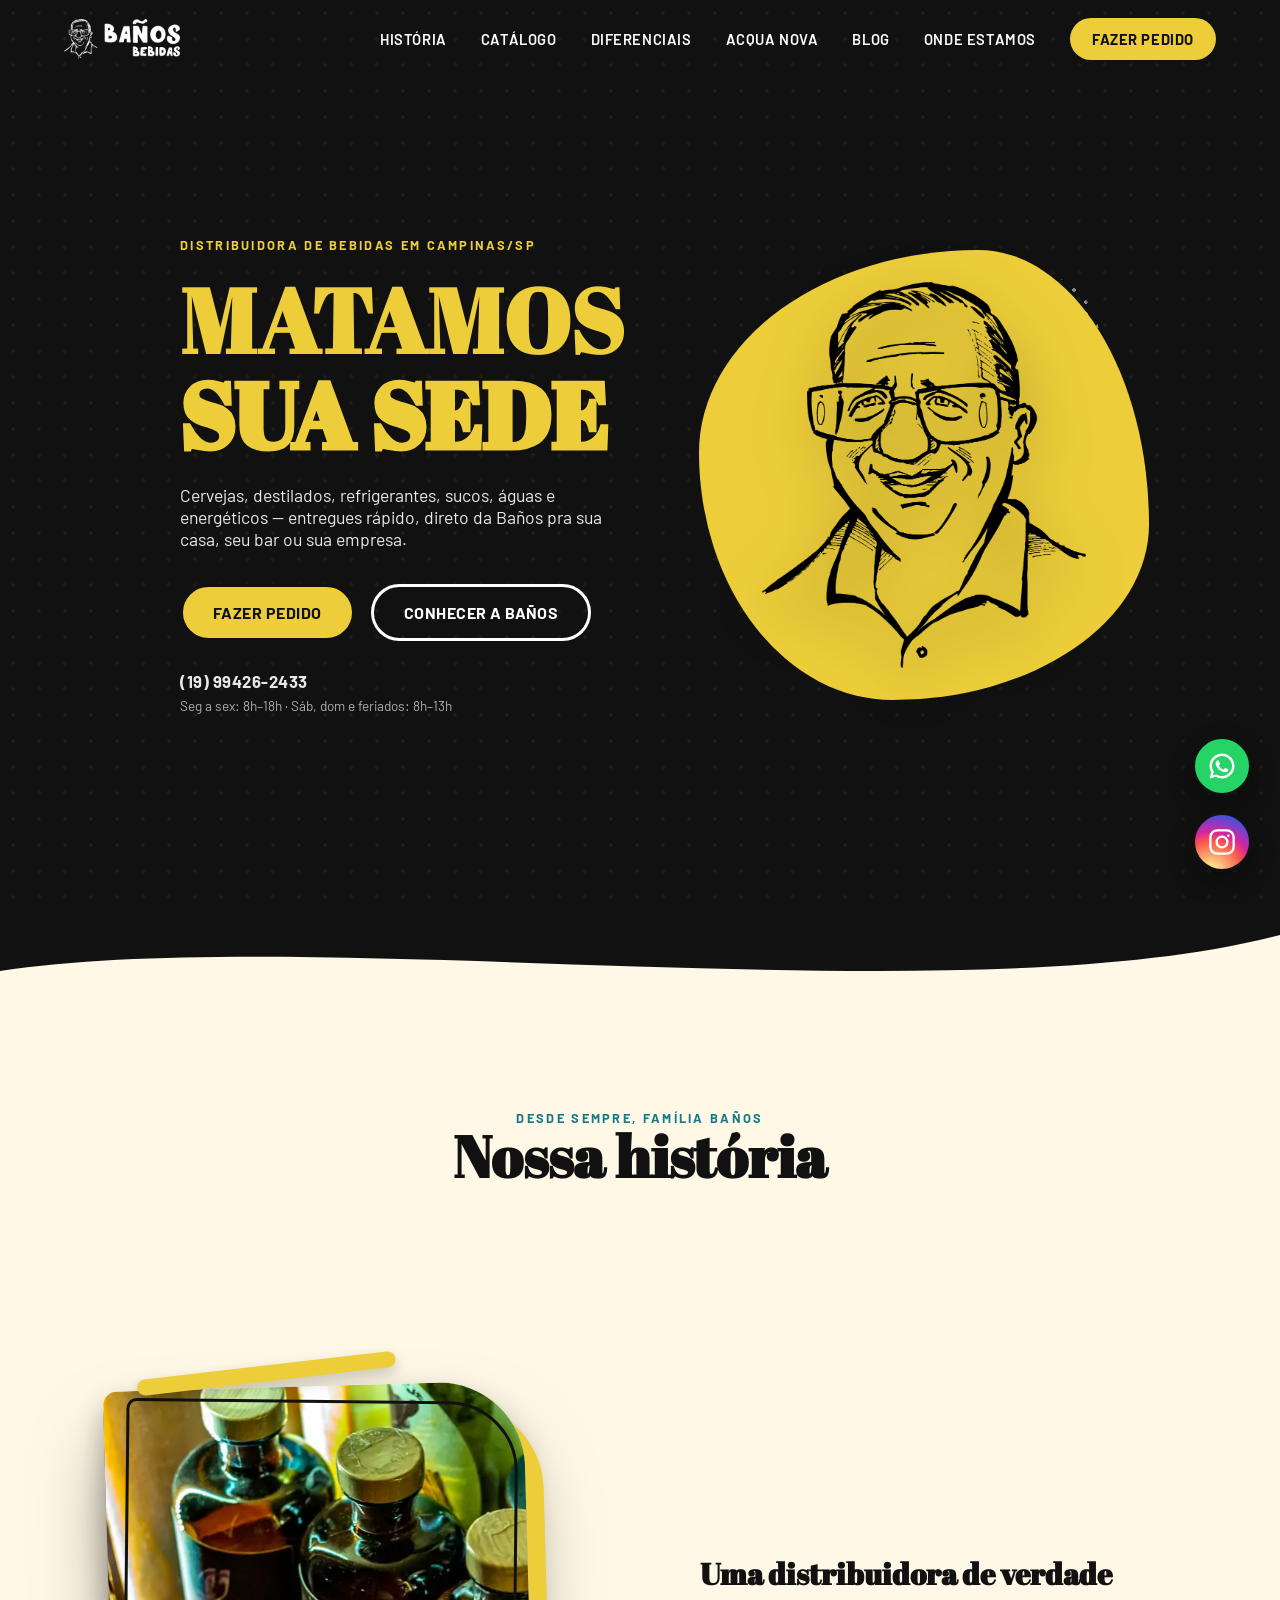
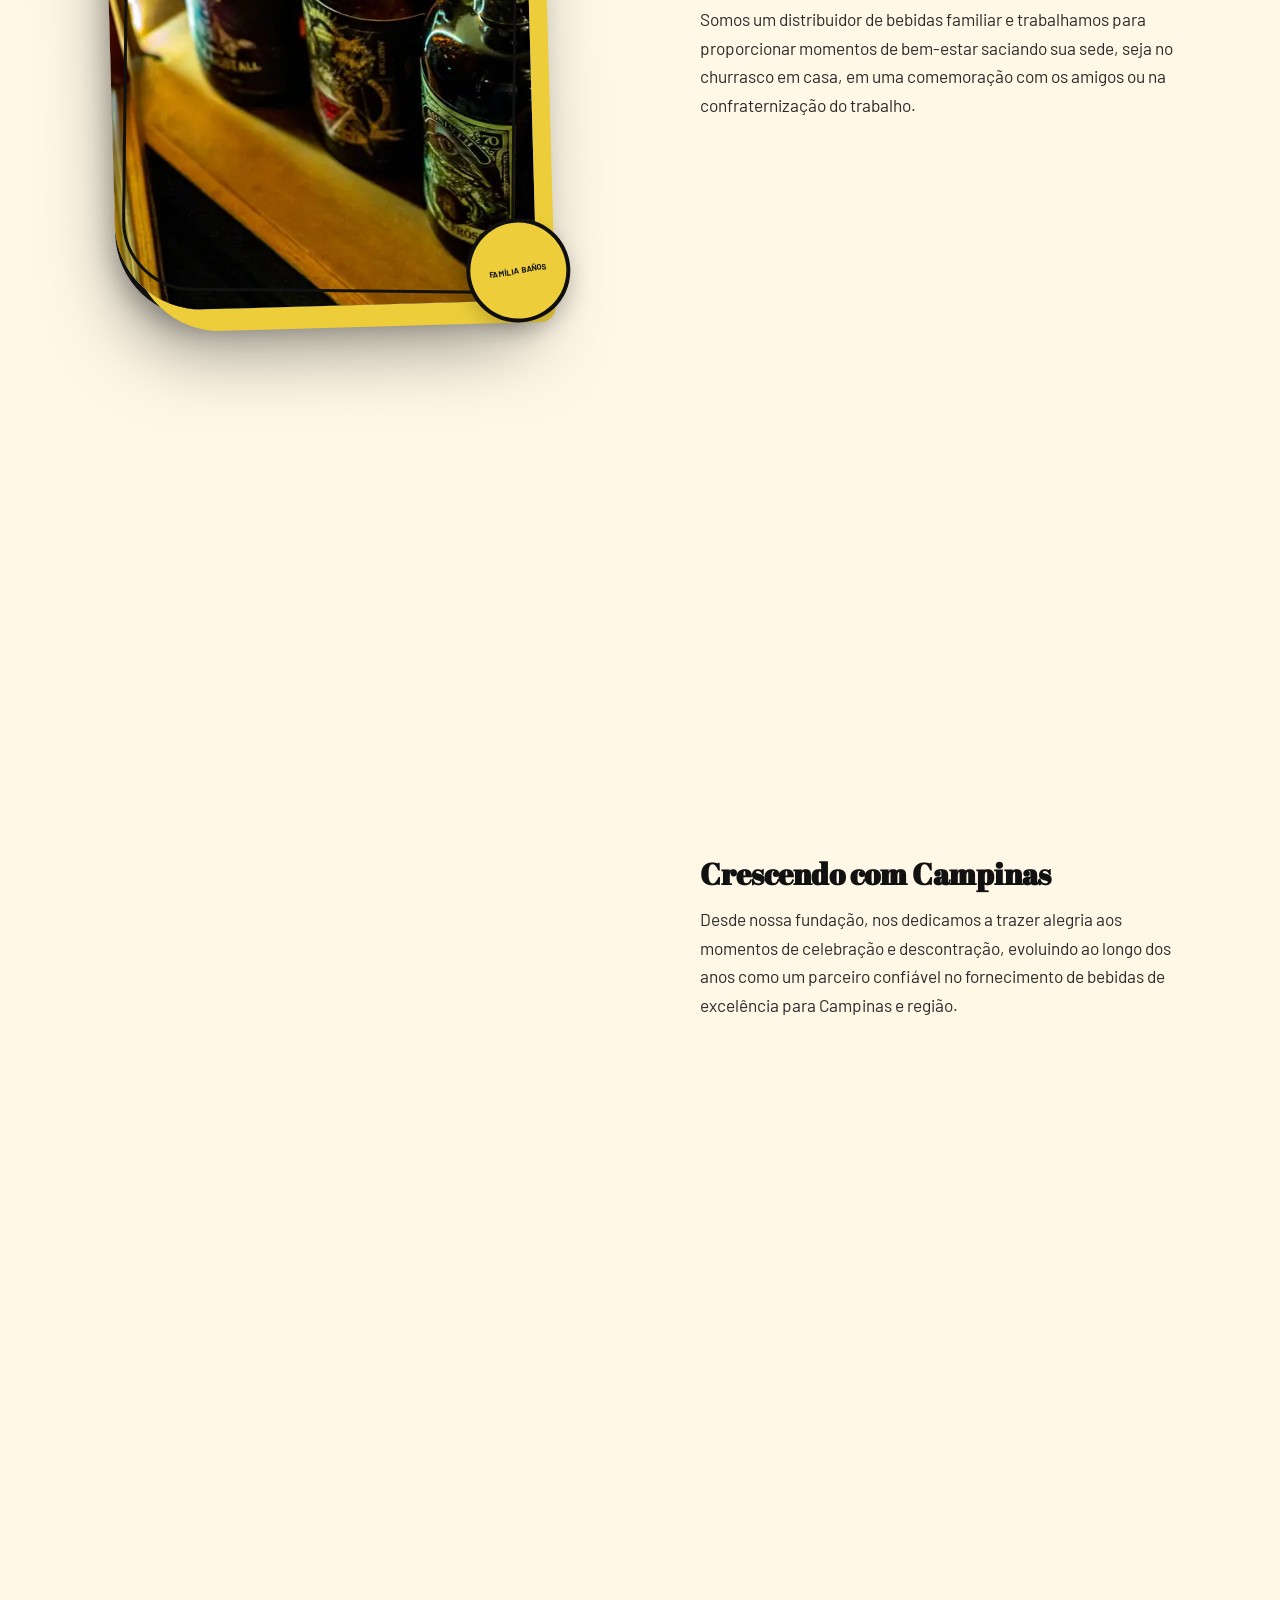
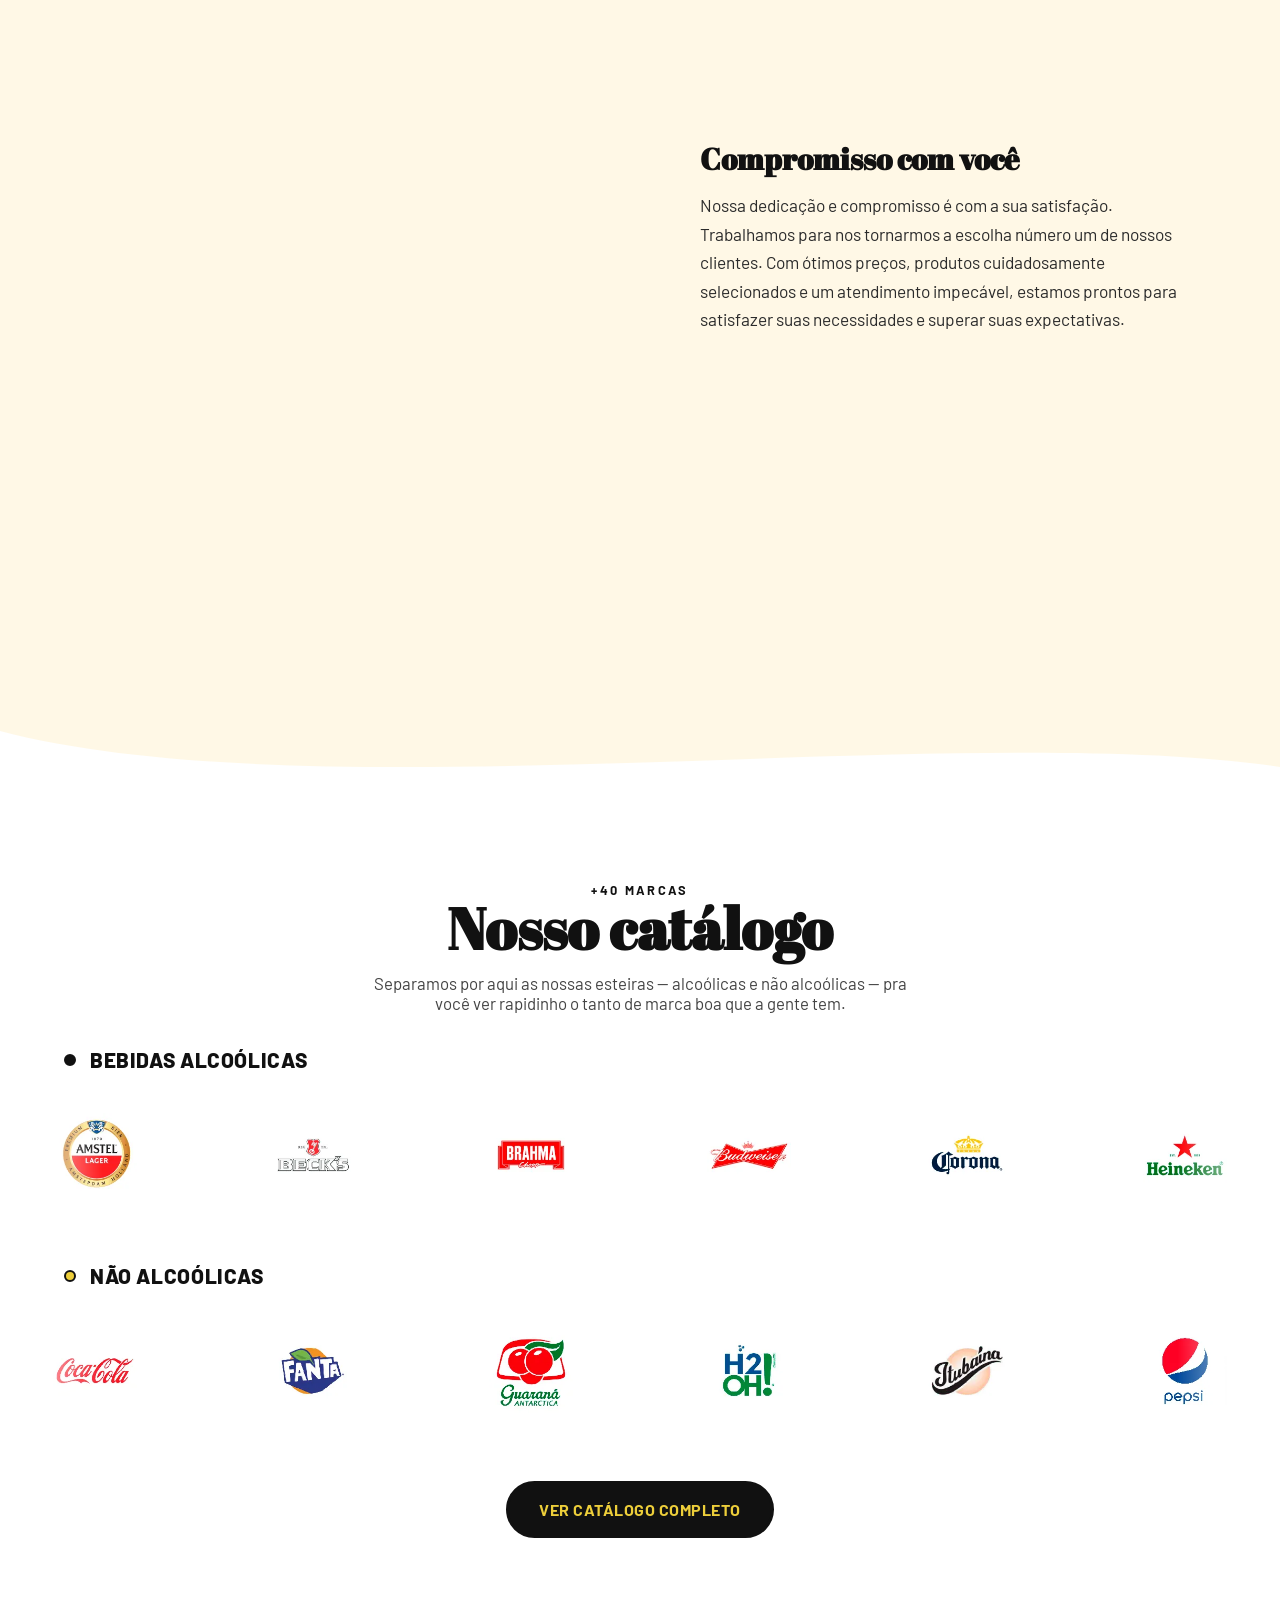
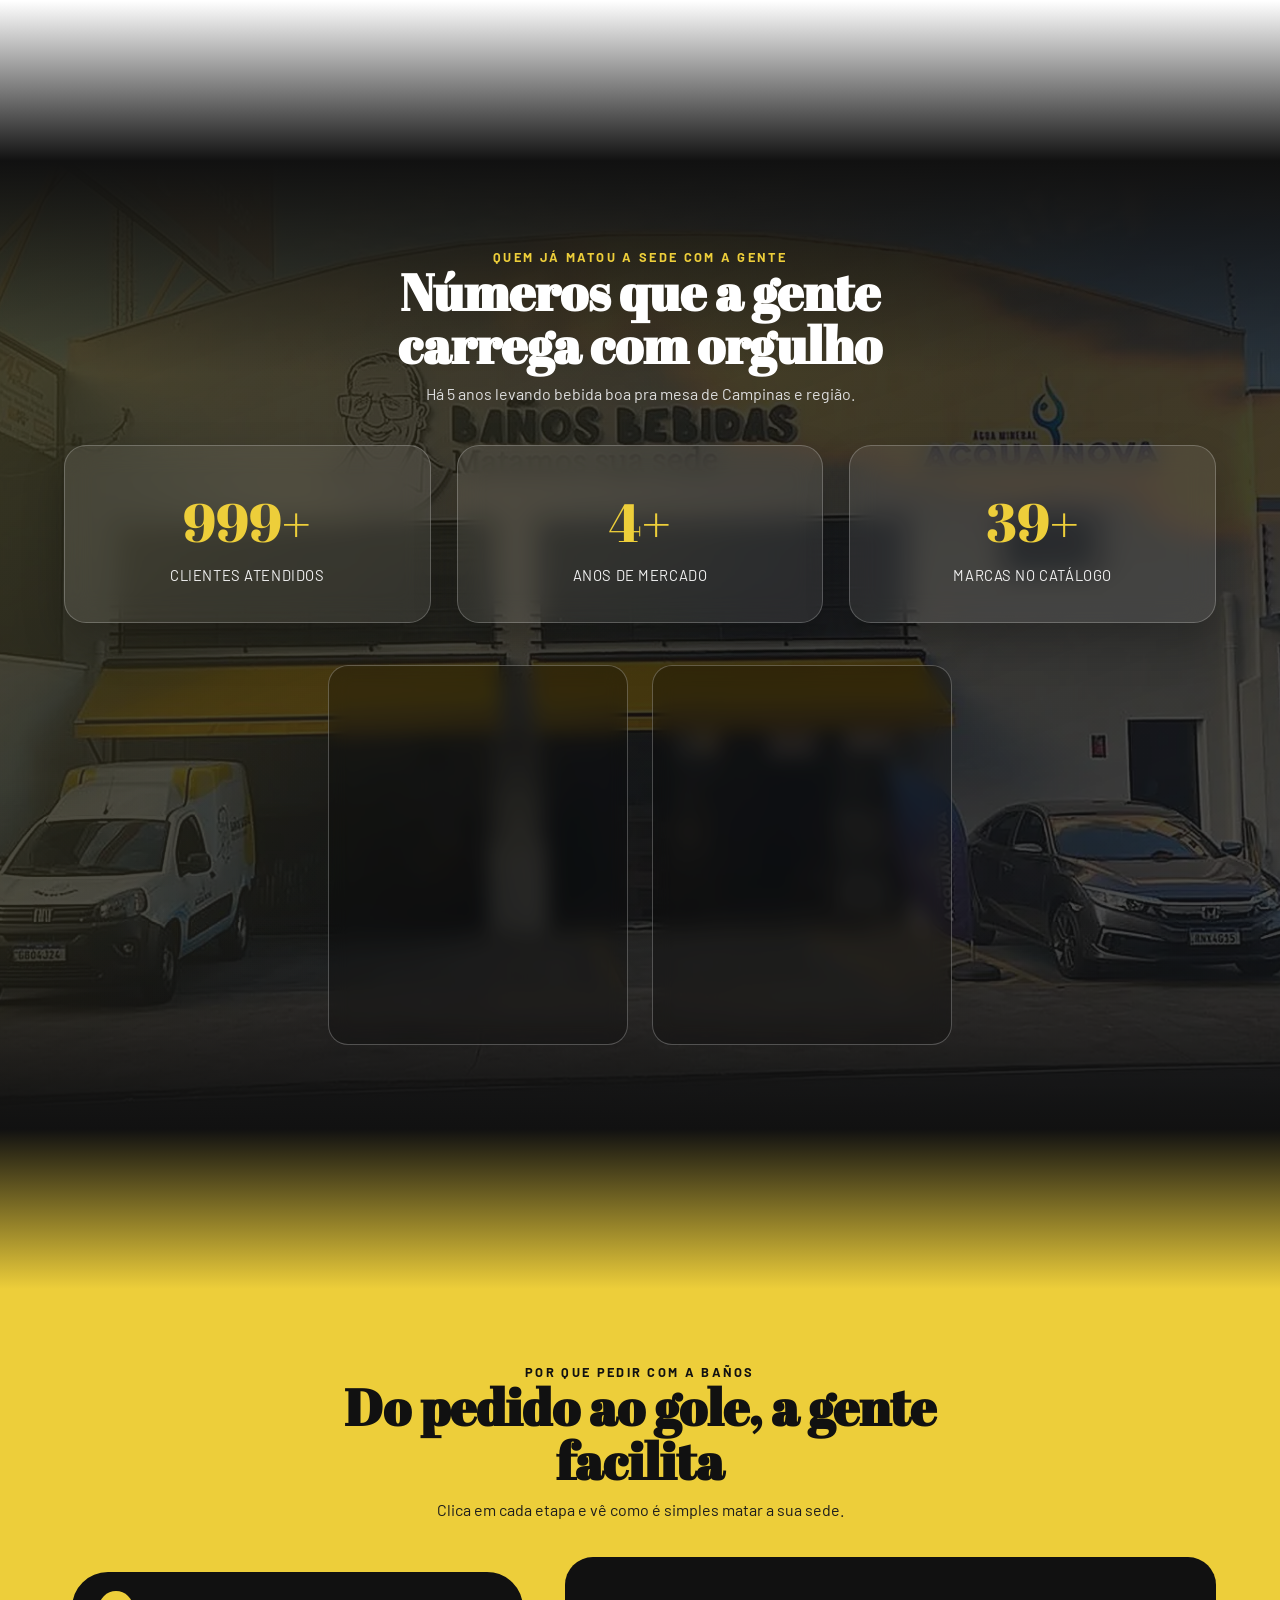
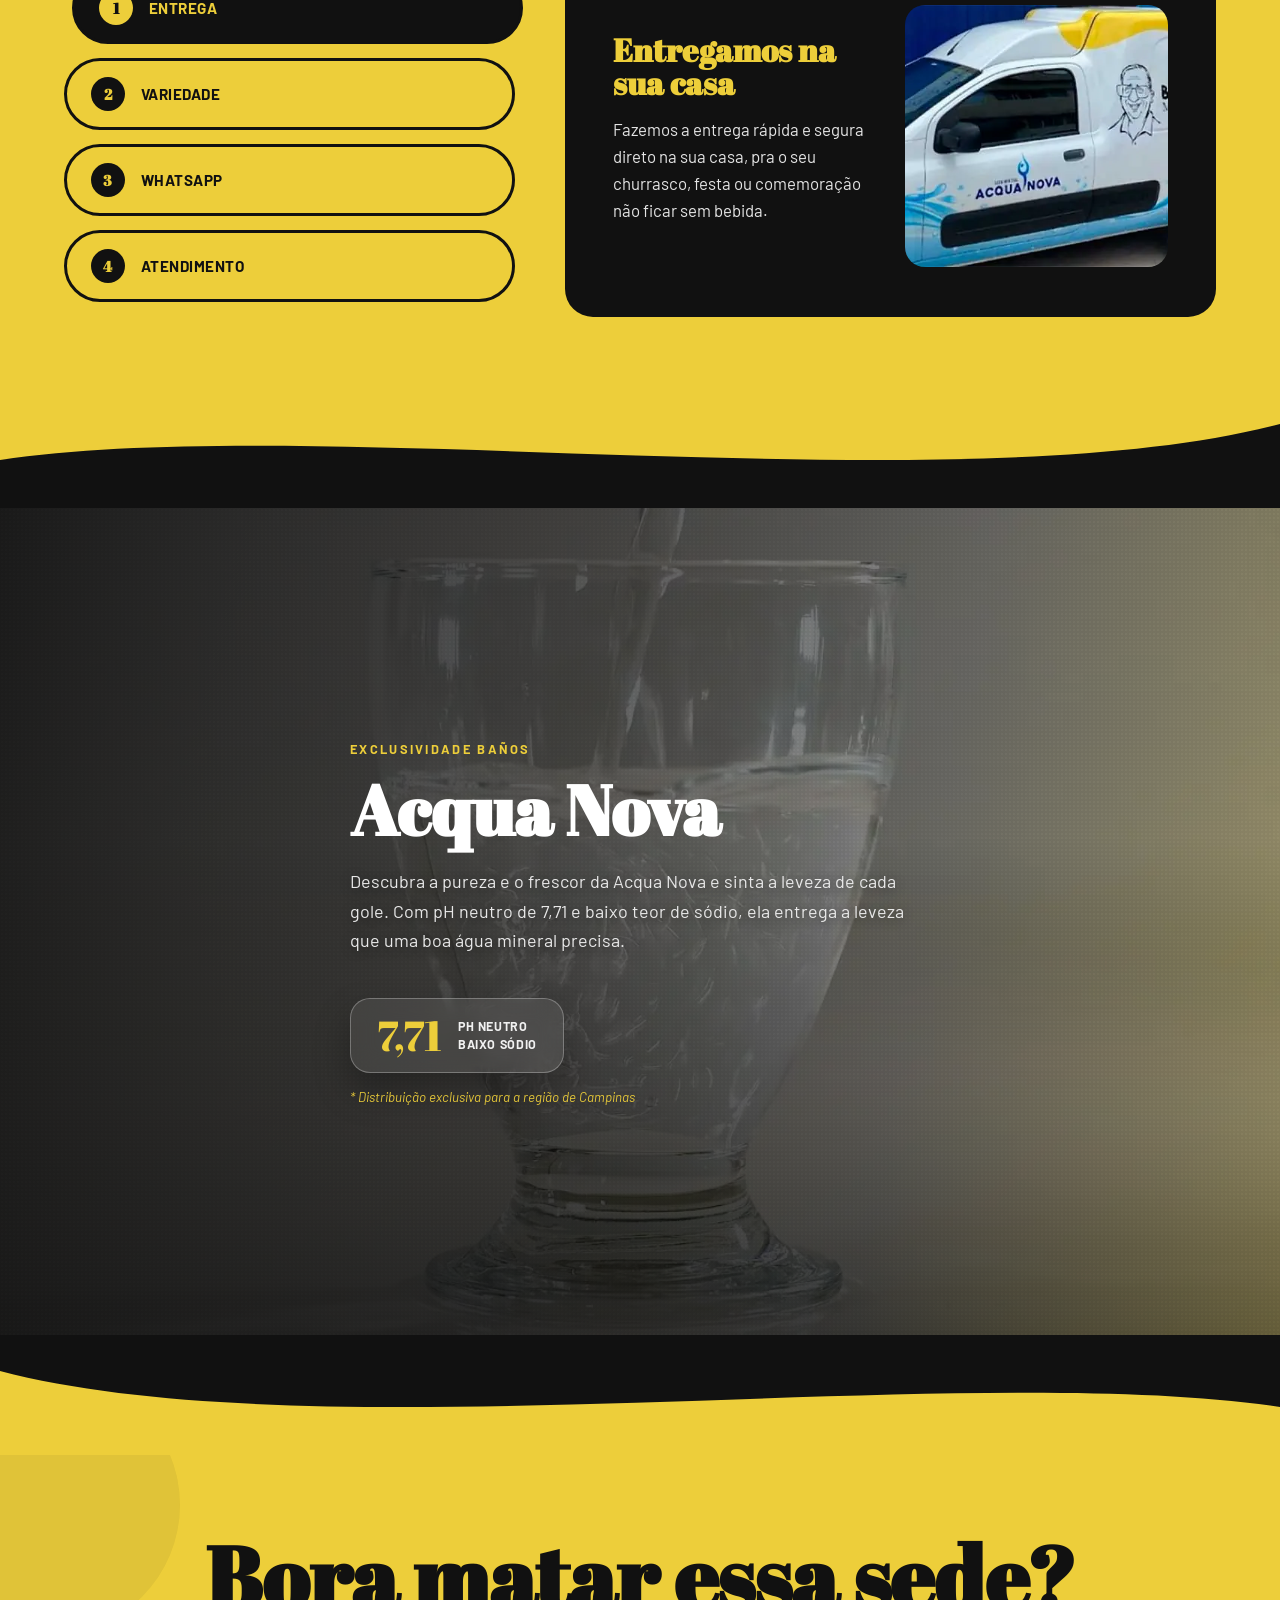
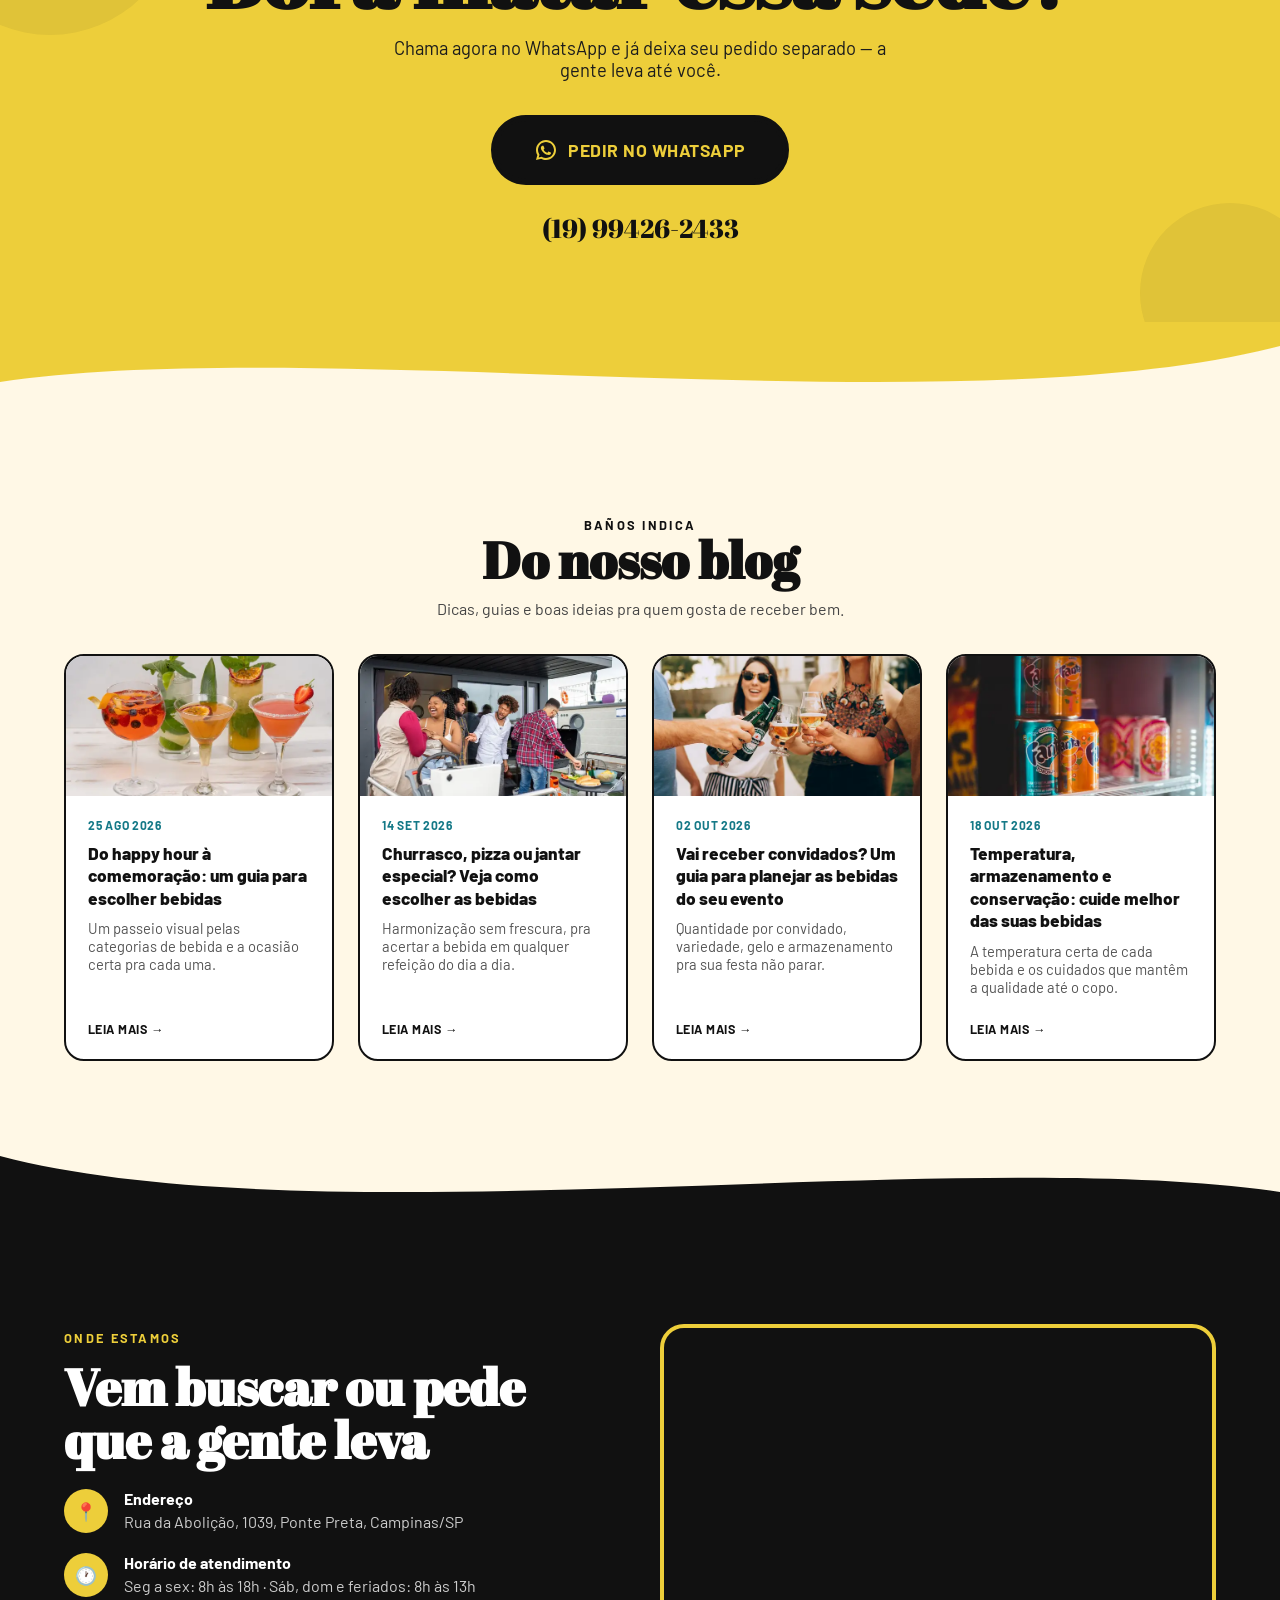
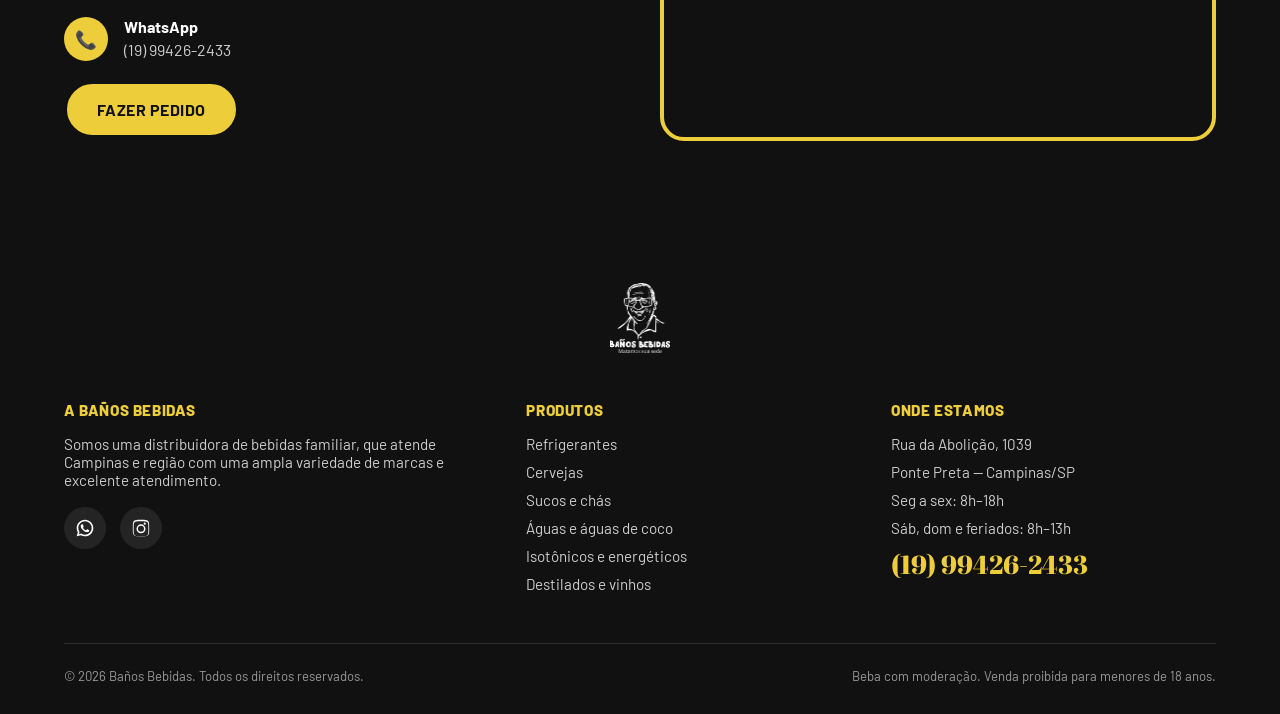
<file: index.html>
<!DOCTYPE html>
<html lang="pt-BR">
<head>
<meta charset="utf-8">
<title>Baños Bebidas | Distribuidora de Bebidas em Campinas/SP com Entrega</title>
<meta name="viewport" content="width=device-width, initial-scale=1, shrink-to-fit=no">
<meta name="description" content="Distribuidora de bebidas em Campinas/SP: cervejas, destilados, refrigerantes e mais, com entrega em todos os bairros e sem pedido mínimo. WhatsApp (19) 99426-2433.">
<link rel="icon" type="image/x-icon" href="assets/favicon.ico">
<link rel="canonical" href="https://www.banosbebidas.com.br/">
<meta name="robots" content="index, follow, max-image-preview:large">
<meta name="theme-color" content="#111111">
<meta name="geo.region" content="BR-SP">
<meta name="geo.placename" content="Campinas">
<meta name="geo.position" content="-22.9214609;-47.0490466">
<meta name="ICBM" content="-22.9214609, -47.0490466">
<meta property="og:type" content="website">
<meta property="og:site_name" content="Baños Bebidas">
<meta property="og:locale" content="pt_BR">
<meta property="og:title" content="Baños Bebidas | Distribuidora de Bebidas em Campinas/SP com Entrega">
<meta property="og:description" content="Distribuidora de bebidas em Campinas/SP: cervejas, destilados, refrigerantes e mais, com entrega em todos os bairros e sem pedido mínimo. WhatsApp (19) 99426-2433.">
<meta property="og:url" content="https://www.banosbebidas.com.br/">
<meta property="og:image" content="https://www.banosbebidas.com.br/assets/og-banos-bebidas.jpg">
<meta property="og:image:width" content="1200">
<meta property="og:image:height" content="630">
<meta property="og:image:alt" content="Fachada da Baños Bebidas, distribuidora de bebidas na Rua da Abolição, Ponte Preta, Campinas/SP">
<meta name="twitter:card" content="summary_large_image">
<meta name="twitter:title" content="Baños Bebidas | Distribuidora de Bebidas em Campinas/SP com Entrega">
<meta name="twitter:description" content="Distribuidora de bebidas em Campinas/SP: cervejas, destilados, refrigerantes e mais, com entrega em todos os bairros e sem pedido mínimo. WhatsApp (19) 99426-2433.">
<meta name="twitter:image" content="https://www.banosbebidas.com.br/assets/og-banos-bebidas.jpg">
<link rel="icon" type="image/png" sizes="32x32" href="assets/favicon-32.png">
<link rel="apple-touch-icon" href="assets/apple-touch-icon.png">
<script type="application/ld+json">
{
  "@context": "https://schema.org",
  "@graph": [
    {
      "@type": "LiquorStore",
      "@id": "https://www.banosbebidas.com.br/#loja",
      "name": "Baños Bebidas",
      "alternateName": [
        "Banos Bebidas",
        "Distribuidora de Bebidas Banos",
        "Baños Distribuidora de Bebidas"
      ],
      "legalName": "Distribuidora de Bebidas Banos LTDA",
      "taxID": "47.388.163/0001-57",
      "description": "Distribuidora de bebidas em Campinas/SP, no bairro Ponte Preta. Cervejas, destilados, vinhos, refrigerantes, sucos, águas e energéticos de mais de 40 marcas, com câmara fria (bebida gelada). Entrega no mesmo dia em todos os bairros de Campinas e em algumas cidades vizinhas, com frete e sem pedido mínimo; também dá para retirar na loja. Preço de atacado a partir de cerca de 5 a 10 fardos. Bebidas para eventos em consignado: o que sobra volta, com entrega e retirada, inclusive de madrugada. Pedidos pelo WhatsApp.",
      "url": "https://www.banosbebidas.com.br/",
      "logo": "https://www.banosbebidas.com.br/assets/logo-banos-512.png",
      "image": [
        "https://www.banosbebidas.com.br/assets/og-banos-bebidas.jpg",
        "https://www.banosbebidas.com.br/assets/fachada-1200.webp"
      ],
      "telephone": "+55-19-99426-2433",
      "address": {
        "@type": "PostalAddress",
        "streetAddress": "Rua da Abolição, 1039",
        "addressLocality": "Campinas",
        "addressRegion": "SP",
        "postalCode": "13041-445",
        "addressCountry": "BR"
      },
      "geo": {
        "@type": "GeoCoordinates",
        "latitude": -22.9214609,
        "longitude": -47.0490466
      },
      "hasMap": "https://maps.google.com/?cid=5386575024140210931",
      "openingHoursSpecification": [
        {
          "@type": "OpeningHoursSpecification",
          "dayOfWeek": [
            "Monday",
            "Tuesday",
            "Wednesday",
            "Thursday",
            "Friday"
          ],
          "opens": "08:00",
          "closes": "18:00"
        },
        {
          "@type": "OpeningHoursSpecification",
          "dayOfWeek": [
            "Saturday",
            "Sunday"
          ],
          "opens": "08:00",
          "closes": "13:00"
        }
      ],
      "areaServed": [
        {
          "@type": "City",
          "name": "Campinas",
          "sameAs": "https://pt.wikipedia.org/wiki/Campinas"
        },
        {
          "@type": "AdministrativeArea",
          "name": "Região Metropolitana de Campinas",
          "description": "Algumas cidades vizinhas, sob consulta, com frete",
          "sameAs": "https://pt.wikipedia.org/wiki/Região_Metropolitana_de_Campinas"
        }
      ],
      "priceRange": "$",
      "currenciesAccepted": "BRL",
      "sameAs": [
        "https://www.instagram.com/banosbebidas"
      ],
      "contactPoint": {
        "@type": "ContactPoint",
        "telephone": "+55-19-99426-2433",
        "contactType": "sales",
        "areaServed": "BR",
        "availableLanguage": "pt-BR"
      },
      "knowsAbout": [
        "Cervejas",
        "Destilados",
        "Vinhos",
        "Refrigerantes",
        "Sucos e chás",
        "Águas minerais",
        "Isotônicos e energéticos",
        "Bebidas para festas e eventos"
      ],
      "paymentAccepted": "Pix, cartão de crédito, cartão de débito, dinheiro, alguns vales-alimentação e vales-refeição (sob consulta)",
      "amenityFeature": [
        {
          "@type": "LocationFeatureSpecification",
          "name": "Câmara fria (bebidas geladas)",
          "value": true
        },
        {
          "@type": "LocationFeatureSpecification",
          "name": "Retirada na loja",
          "value": true
        }
      ],
      "hasOfferCatalog": {
        "@type": "OfferCatalog",
        "name": "Serviços da Baños Bebidas",
        "itemListElement": [
          {
            "@type": "Offer",
            "itemOffered": {
              "@type": "Service",
              "name": "Entrega de bebidas no mesmo dia em Campinas",
              "description": "Entrega no mesmo dia em todos os bairros de Campinas e em algumas cidades vizinhas. Frete pago pelo cliente, calculado pela dificuldade de chegar ao endereço; sem pedido mínimo."
            }
          },
          {
            "@type": "Offer",
            "itemOffered": {
              "@type": "Service",
              "name": "Venda de bebidas no atacado",
              "description": "Preço de atacado a partir de cerca de 5 a 10 fardos, para bares, restaurantes, comércios e empresas."
            }
          },
          {
            "@type": "Offer",
            "itemOffered": {
              "@type": "Service",
              "name": "Bebidas para festas e eventos em consignado",
              "description": "Bebidas em consignado para casamentos, aniversários e confraternizações: o que sobra volta. Entrega e retirada, inclusive de madrugada."
            }
          }
        ]
      }
    },
    {
      "@type": "WebSite",
      "@id": "https://www.banosbebidas.com.br/#site",
      "url": "https://www.banosbebidas.com.br/",
      "name": "Baños Bebidas",
      "alternateName": "Banos Bebidas",
      "inLanguage": "pt-BR",
      "publisher": {
        "@id": "https://www.banosbebidas.com.br/#loja"
      }
    }
  ]
}
</script>

<link rel="preload" href="fonts/abril-fatface-400.woff2" as="font" type="font/woff2" crossorigin>
<link rel="preload" href="fonts/barlow-400.woff2" as="font" type="font/woff2" crossorigin>
<link rel="preload" href="fonts/barlow-700.woff2" as="font" type="font/woff2" crossorigin>

<link rel="stylesheet" href="css/style.css?v=1792700003">
</head>
<body>

<!-- ============ REDES SOCIAIS FLUTUANTES ============ -->
<div class="social-float">
  <div class="whats-float">
    <a href="https://api.whatsapp.com/send?phone=5519994262433&text=" target="_blank" rel="noopener" aria-label="Fale conosco no WhatsApp">
      <svg class="whats-float-icon" viewBox="0 0 24 24" aria-hidden="true"><path d="M12 2C6.48 2 2 6.48 2 12c0 1.85.5 3.58 1.38 5.08L2 22l5.1-1.34C8.55 21.5 10.23 22 12 22c5.52 0 10-4.48 10-10S17.52 2 12 2zm0 18c-1.5 0-2.9-.4-4.1-1.1l-.3-.17-2.9.76.78-2.84-.19-.3A7.94 7.94 0 0 1 4 12c0-4.41 3.59-8 8-8s8 3.59 8 8-3.59 8-8 8zm4.4-5.6c-.24-.12-1.43-.7-1.65-.78-.22-.08-.38-.12-.54.12-.16.24-.62.78-.76.94-.14.16-.28.18-.52.06-.24-.12-1.02-.37-1.94-1.2-.72-.64-1.2-1.43-1.34-1.67-.14-.24-.01-.37.11-.49.12-.12.27-.3.4-.46.13-.15.17-.26.26-.43.08-.17.04-.31-.02-.43-.07-.12-.6-1.45-.82-1.98-.22-.52-.44-.44-.6-.45h-.52c-.17 0-.44.06-.68.31-.24.25-.9.88-.9 2.14 0 1.26.92 2.48 1.05 2.65.13.17 1.76 2.68 4.26 3.65.6.24 1.06.37 1.42.47.6.17 1.14.14 1.57.09.48-.06 1.43-.59 1.63-1.16.2-.56.2-1.04.14-1.15-.06-.1-.22-.17-.46-.29z"/></svg>
    </a>
    <span class="whats-float-label">Fale conosco</span>
  </div>
  <div class="insta-float">
    <a href="https://instagram.com/banosbebidas" target="_blank" rel="noopener" aria-label="Siga no Instagram">
      <svg class="insta-float-icon" viewBox="0 0 24 24" aria-hidden="true" fill="none" stroke="#fff" stroke-width="2"><rect x="2" y="2" width="20" height="20" rx="6"/><circle cx="12" cy="12" r="4.6"/><circle cx="17.4" cy="6.6" r="1.1" fill="#fff" stroke="none"/></svg>
    </a>
    <span class="whats-float-label">Seguir no Instagram</span>
  </div>
</div>

<!-- ============ NAV ============ -->
<header class="navbar" id="navbar">
  <div class="wrap">
    <a href="#top" class="nav-logo"><img src="assets/logo-menu-banos.webp" alt="Baños Bebidas" width="116" height="40"></a>
    <nav class="nav-links" id="navLinks">
      <a href="#historia">História</a>
      <a href="#catalogo">Catálogo</a>
      <a href="#diferenciais">Diferenciais</a>
      <a href="#agua">Acqua Nova</a>
      <a href="#blog">Blog</a>
      <a href="#contato">Onde estamos</a>
      <a class="nav-cta" href="https://api.whatsapp.com/send?phone=5519994262433&text=Ol%C3%A1!%20Gostaria%20de%20fazer%20um%20pedido." target="_blank" rel="noopener">Fazer pedido</a>
    </nav>
    <button class="nav-toggle" id="navToggle" aria-label="Abrir menu"><span></span><span></span><span></span></button>
  </div>
</header>

<main id="conteudo">
<!-- ============ 1. HERO ============ -->
<section class="hero section" id="top">
  <div class="hero-bg-dots" aria-hidden="true"></div>
  <div class="wrap hero-grid">
    <div class="hero-copy">
      <h1 class="hero-title">
        <span class="eyebrow">Distribuidora de bebidas em Campinas/SP</span>
        <span>MATAMOS</span>
        <span class="stroke">SUA SEDE</span>
      </h1>
      <p class="hero-lead">Cervejas, destilados, refrigerantes, sucos, águas e energéticos — entregues rápido, direto da Baños pra sua casa, seu bar ou sua empresa.</p>
      <div class="hero-actions">
        <a class="btn btn-primary" href="https://api.whatsapp.com/send?phone=5519994262433&text=Ol%C3%A1!%20Gostaria%20de%20fazer%20um%20pedido." target="_blank" rel="noopener">Fazer pedido</a>
        <a class="btn btn-outline" href="#historia">Conhecer a Baños</a>
      </div>
      <div class="hero-contact">
        <span class="hero-phone">(19) 99426-2433</span>
        <span class="hero-hours">Seg a sex: 8h–18h · Sáb, dom e feriados: 8h–13h</span>
      </div>
    </div>
    <div class="hero-figure">
      <div class="hero-halftone" aria-hidden="true"></div>
      <div class="hero-blob" aria-hidden="true"></div>
      <div class="hero-caricatura-float">
        <img class="hero-caricatura" src="assets/logo-caricatura-400.webp" srcset="assets/logo-caricatura-400.webp 400w, assets/logo-caricatura.webp 880w" sizes="(max-width:768px) 190px, 440px" alt="Caricatura do fundador da Baños Bebidas" width="440" height="525" fetchpriority="high">
      </div>
    </div>
  </div>
</section>

<div class="seam" style="background:#111111;" aria-hidden="true">
  <svg viewBox="0 0 1200 200" preserveAspectRatio="none"><path d="M0,120 C300,40 900,200 1200,60 L1200,200 L0,200 Z" fill="#FFF8E6"/></svg>
</div>

<!-- ============ 2. NOSSA HISTÓRIA ============ -->
<section class="historia section" id="historia">
  <div class="historia-head" data-reveal>
    <span class="eyebrow dark">Desde sempre, família Baños</span>
    <h2>Nossa história</h2>
  </div>
  <div class="historia-row">
    <div class="historia-media">
      <div class="historia-frame">
        <div class="img-stack">
          <!-- TODO: trocar por foto real da Banos Bebidas -->
          <img src="assets/historia-prateleira.webp" alt="Prateleira de bebidas em ambiente de adega" class="is-active" width="960" height="640" loading="lazy" decoding="async">
          <!-- TODO: trocar por foto real da Banos Bebidas -->
          <img src="assets/historia-campinas.webp" alt="Skyline de Campinas ao anoitecer" width="960" height="686" loading="lazy" decoding="async">
          <!-- TODO: trocar por foto real da Banos Bebidas -->
          <img src="assets/historia-atendimento.webp" alt="Aperto de mãos representando confiança no atendimento" width="960" height="640" loading="lazy" decoding="async">
        </div>
        <div class="frame-ring" aria-hidden="true"></div>
        <div class="badge-stamp" aria-hidden="true">
          <img src="assets/logo-caricatura-200.webp" alt="" width="48" height="57" loading="lazy" decoding="async">
          <small>Família Baños</small>
        </div>
      </div>
    </div>
    <div class="historia-text">
      <div class="historia-block">
        <!-- imagem só do mobile: no desktop o efeito fica no .historia-media
             sticky; no mobile o dono pediu sequência linear simples, sem
             nenhum efeito de flutuar/grudar — imagem e texto só empilhados
             no fluxo normal da página, rolando juntos como o resto do site -->
        <img class="historia-block-img" src="assets/historia-prateleira.webp" alt="Prateleira de bebidas em ambiente de adega" width="960" height="640" loading="lazy" decoding="async">
        <h3>Uma distribuidora de verdade</h3>
        <p>Somos um distribuidor de bebidas familiar e trabalhamos para proporcionar momentos de bem-estar saciando sua sede, seja no churrasco em casa, em uma comemoração com os amigos ou na confraternização do trabalho.</p>
      </div>
      <div class="historia-block">
        <img class="historia-block-img" src="assets/historia-campinas.webp" alt="Skyline de Campinas ao anoitecer" width="960" height="686" loading="lazy" decoding="async">
        <h3>Crescendo com Campinas</h3>
        <p>Desde nossa fundação, nos dedicamos a trazer alegria aos momentos de celebração e descontração, evoluindo ao longo dos anos como um parceiro confiável no fornecimento de bebidas de excelência para Campinas e região.</p>
      </div>
      <div class="historia-block">
        <img class="historia-block-img" src="assets/historia-atendimento.webp" alt="Aperto de mãos representando confiança no atendimento" width="960" height="640" loading="lazy" decoding="async">
        <h3>Compromisso com você</h3>
        <p>Nossa dedicação e compromisso é com a sua satisfação. Trabalhamos para nos tornarmos a escolha número um de nossos clientes. Com ótimos preços, produtos cuidadosamente selecionados e um atendimento impecável, estamos prontos para satisfazer suas necessidades e superar suas expectativas.</p>
      </div>
    </div>
  </div>
</section>

<div class="seam" style="background:#FFF8E6;" aria-hidden="true">
  <svg viewBox="0 0 1200 200" preserveAspectRatio="none"><path d="M0,60 C300,200 900,40 1200,120 L1200,200 L0,200 Z" fill="#FFFFFF"/></svg>
</div>

<!-- ============ 3. CATÁLOGO ============ -->
<section class="catalogo section" id="catalogo">
  <div class="catalogo-head" data-reveal>
    <span class="eyebrow dark">+40 marcas</span>
    <h2>Nosso catálogo</h2>
    <p>Separamos por aqui as nossas esteiras — alcoólicas e não alcoólicas — pra você ver rapidinho o tanto de marca boa que a gente tem.</p>
  </div>

  <div class="esteira-block">
    <div class="esteira-label alc">
      <span class="dot"></span>
      <h3>Bebidas alcoólicas</h3>
    </div>
    <div class="marquee">
      <div class="marquee-track">
        <div class="brand-card"><img src="assets/Marcas/marcas-cervejas_amstel.webp" alt="Amstel" width="160" height="160" loading="lazy" decoding="async"></div>
        <div class="brand-card"><img src="assets/Marcas/marcas-cervejas_becks.webp" alt="Becks" width="160" height="160" loading="lazy" decoding="async"></div>
        <div class="brand-card"><img src="assets/Marcas/marcas-cervejas_brahma.webp" alt="Brahma" width="160" height="160" loading="lazy" decoding="async"></div>
        <div class="brand-card"><img src="assets/Marcas/marcas-cervejas_budweiser.webp" alt="Budweiser" width="160" height="160" loading="lazy" decoding="async"></div>
        <div class="brand-card"><img src="assets/Marcas/marcas-cervejas_corona.webp" alt="Corona" width="160" height="160" loading="lazy" decoding="async"></div>
        <div class="brand-card"><img src="assets/Marcas/marcas-cervejas_heineken.webp" alt="Heineken" width="160" height="160" loading="lazy" decoding="async"></div>
        <div class="brand-card"><img src="assets/Marcas/marcas-cervejas_imperio.webp" alt="Imperio" width="160" height="160" loading="lazy" decoding="async"></div>
        <div class="brand-card"><img src="assets/Marcas/marcas-cervejas_itaipava.webp" alt="Itaipava" width="160" height="160" loading="lazy" decoding="async"></div>
        <div class="brand-card"><img src="assets/Marcas/marcas-cervejas_original.webp" alt="Original" width="160" height="160" loading="lazy" decoding="async"></div>
        <div class="brand-card"><img src="assets/Marcas/marcas-cervejas_petra.webp" alt="Petra" width="160" height="160" loading="lazy" decoding="async"></div>
        <div class="brand-card"><img src="assets/Marcas/marcas-cervejas_serramalte.webp" alt="Serramalte" width="160" height="160" loading="lazy" decoding="async"></div>
        <div class="brand-card"><img src="assets/Marcas/marcas-cervejas_skol.webp" alt="Skol" width="160" height="160" loading="lazy" decoding="async"></div>
        <div class="brand-card"><img src="assets/Marcas/marcas-cervejas_spaten.webp" alt="Spaten" width="160" height="160" loading="lazy" decoding="async"></div>
        <div class="brand-card"><img src="assets/Marcas/marcas-cervejas_stellaartois.webp" alt="Stella Artois" width="160" height="160" loading="lazy" decoding="async"></div>
        <div class="brand-card"><img src="assets/Marcas/marcas-destilados_absolut.webp" alt="Absolut" width="160" height="160" loading="lazy" decoding="async"></div>
        <div class="brand-card"><img src="assets/Marcas/marcas-destilados_buchanans.webp" alt="Buchanan's" width="160" height="160" loading="lazy" decoding="async"></div>
        <div class="brand-card"><img src="assets/Marcas/marcas-destilados_ciroc.webp" alt="Ciroc" width="160" height="160" loading="lazy" decoding="async"></div>
        <div class="brand-card"><img src="assets/Marcas/marcas-destilados_conchaytoro.webp" alt="Concha y Toro" width="160" height="160" loading="lazy" decoding="async"></div>
        <div class="brand-card"><img src="assets/Marcas/marcas-destilados_dvcatena.webp" alt="DV Catena" width="160" height="160" loading="lazy" decoding="async"></div>
        <div class="brand-card"><img src="assets/Marcas/marcas-destilados_johnniewalker.webp" alt="Johnnie Walker" width="160" height="160" loading="lazy" decoding="async"></div>
        <div class="brand-card"><img src="assets/Marcas/marcas-destilados_salton.webp" alt="Salton" width="160" height="160" loading="lazy" decoding="async"></div>
        <div class="brand-card"><img src="assets/Marcas/marcas-destilados_santarita.webp" alt="Santa Rita" width="160" height="160" loading="lazy" decoding="async"></div>
        <div class="brand-card"><img src="assets/Marcas/marcas-destilados_smirnoff.webp" alt="Smirnoff" width="160" height="160" loading="lazy" decoding="async"></div>
        <div class="brand-card"><img src="assets/Marcas/marcas-destilados_tanqueray.webp" alt="Tanqueray" width="160" height="160" loading="lazy" decoding="async"></div>
        <!-- loop duplicado para efeito infinito -->
        <div class="brand-card"><img src="assets/Marcas/marcas-cervejas_amstel.webp" alt="Amstel" width="160" height="160" loading="lazy" decoding="async"></div>
        <div class="brand-card"><img src="assets/Marcas/marcas-cervejas_becks.webp" alt="Becks" width="160" height="160" loading="lazy" decoding="async"></div>
        <div class="brand-card"><img src="assets/Marcas/marcas-cervejas_brahma.webp" alt="Brahma" width="160" height="160" loading="lazy" decoding="async"></div>
        <div class="brand-card"><img src="assets/Marcas/marcas-cervejas_budweiser.webp" alt="Budweiser" width="160" height="160" loading="lazy" decoding="async"></div>
        <div class="brand-card"><img src="assets/Marcas/marcas-cervejas_corona.webp" alt="Corona" width="160" height="160" loading="lazy" decoding="async"></div>
        <div class="brand-card"><img src="assets/Marcas/marcas-cervejas_heineken.webp" alt="Heineken" width="160" height="160" loading="lazy" decoding="async"></div>
        <div class="brand-card"><img src="assets/Marcas/marcas-cervejas_imperio.webp" alt="Imperio" width="160" height="160" loading="lazy" decoding="async"></div>
        <div class="brand-card"><img src="assets/Marcas/marcas-cervejas_itaipava.webp" alt="Itaipava" width="160" height="160" loading="lazy" decoding="async"></div>
        <div class="brand-card"><img src="assets/Marcas/marcas-cervejas_original.webp" alt="Original" width="160" height="160" loading="lazy" decoding="async"></div>
        <div class="brand-card"><img src="assets/Marcas/marcas-cervejas_petra.webp" alt="Petra" width="160" height="160" loading="lazy" decoding="async"></div>
        <div class="brand-card"><img src="assets/Marcas/marcas-cervejas_serramalte.webp" alt="Serramalte" width="160" height="160" loading="lazy" decoding="async"></div>
        <div class="brand-card"><img src="assets/Marcas/marcas-cervejas_skol.webp" alt="Skol" width="160" height="160" loading="lazy" decoding="async"></div>
        <div class="brand-card"><img src="assets/Marcas/marcas-cervejas_spaten.webp" alt="Spaten" width="160" height="160" loading="lazy" decoding="async"></div>
        <div class="brand-card"><img src="assets/Marcas/marcas-cervejas_stellaartois.webp" alt="Stella Artois" width="160" height="160" loading="lazy" decoding="async"></div>
        <div class="brand-card"><img src="assets/Marcas/marcas-destilados_absolut.webp" alt="Absolut" width="160" height="160" loading="lazy" decoding="async"></div>
        <div class="brand-card"><img src="assets/Marcas/marcas-destilados_buchanans.webp" alt="Buchanan's" width="160" height="160" loading="lazy" decoding="async"></div>
        <div class="brand-card"><img src="assets/Marcas/marcas-destilados_ciroc.webp" alt="Ciroc" width="160" height="160" loading="lazy" decoding="async"></div>
        <div class="brand-card"><img src="assets/Marcas/marcas-destilados_conchaytoro.webp" alt="Concha y Toro" width="160" height="160" loading="lazy" decoding="async"></div>
        <div class="brand-card"><img src="assets/Marcas/marcas-destilados_dvcatena.webp" alt="DV Catena" width="160" height="160" loading="lazy" decoding="async"></div>
        <div class="brand-card"><img src="assets/Marcas/marcas-destilados_johnniewalker.webp" alt="Johnnie Walker" width="160" height="160" loading="lazy" decoding="async"></div>
        <div class="brand-card"><img src="assets/Marcas/marcas-destilados_salton.webp" alt="Salton" width="160" height="160" loading="lazy" decoding="async"></div>
        <div class="brand-card"><img src="assets/Marcas/marcas-destilados_santarita.webp" alt="Santa Rita" width="160" height="160" loading="lazy" decoding="async"></div>
        <div class="brand-card"><img src="assets/Marcas/marcas-destilados_smirnoff.webp" alt="Smirnoff" width="160" height="160" loading="lazy" decoding="async"></div>
        <div class="brand-card"><img src="assets/Marcas/marcas-destilados_tanqueray.webp" alt="Tanqueray" width="160" height="160" loading="lazy" decoding="async"></div>
      </div>
    </div>
  </div>

  <div class="esteira-block">
    <div class="esteira-label">
      <span class="dot"></span>
      <h3>Não alcoólicas</h3>
    </div>
    <div class="marquee">
      <div class="marquee-track reverse">
        <div class="brand-card"><img src="assets/Marcas/marcas-refrigerantes_coca-cola.webp" alt="Coca-Cola" width="160" height="160" loading="lazy" decoding="async"></div>
        <div class="brand-card"><img src="assets/Marcas/marcas-refrigerantes_fanta.webp" alt="Fanta" width="160" height="160" loading="lazy" decoding="async"></div>
        <div class="brand-card"><img src="assets/Marcas/marcas-refrigerantes_guarana-antartica.webp" alt="Guaraná Antarctica" width="160" height="160" loading="lazy" decoding="async"></div>
        <div class="brand-card"><img src="assets/Marcas/marcas-refrigerantes_h2oh.webp" alt="H2OH" width="160" height="160" loading="lazy" decoding="async"></div>
        <div class="brand-card"><img src="assets/Marcas/marcas-refrigerantes_itubaina.webp" alt="Itubaína" width="160" height="160" loading="lazy" decoding="async"></div>
        <div class="brand-card"><img src="assets/Marcas/marcas-refrigerantes_pepsi.webp" alt="Pepsi" width="160" height="160" loading="lazy" decoding="async"></div>
        <div class="brand-card"><img src="assets/Marcas/marcas-refrigerantes_schweppes.webp" alt="Schweppes" width="160" height="160" loading="lazy" decoding="async"></div>
        <div class="brand-card"><img src="assets/Marcas/marcas-refrigerantes_soda-limonada.webp" alt="Soda Limonada" width="160" height="160" loading="lazy" decoding="async"></div>
        <div class="brand-card"><img src="assets/Marcas/marcas-refrigerantes_sprite.webp" alt="Sprite" width="160" height="160" loading="lazy" decoding="async"></div>
        <div class="brand-card"><img src="assets/Marcas/marcas-refrigerantes_sukita.webp" alt="Sukita" width="160" height="160" loading="lazy" decoding="async"></div>
        <div class="brand-card"><img src="assets/Marcas/marcas-sucos_delvalle.webp" alt="Del Valle" width="160" height="160" loading="lazy" decoding="async"></div>
        <div class="brand-card"><img src="assets/Marcas/marcas-sucos_leao.webp" alt="Leão" width="160" height="160" loading="lazy" decoding="async"></div>
        <div class="brand-card"><img src="assets/Marcas/marcas-sucos_maguary.webp" alt="Maguary" width="160" height="160" loading="lazy" decoding="async"></div>
        <div class="brand-card"><img src="assets/Marcas/marcas-sucos_naturalone.webp" alt="Natural One" width="160" height="160" loading="lazy" decoding="async"></div>
        <div class="brand-card"><img src="assets/Marcas/marcas-aguas_acquanova.webp" alt="Acqua Nova" width="160" height="160" loading="lazy" decoding="async"></div>
        <div class="brand-card"><img src="assets/Marcas/marcas-aguas_cocoquadrado.webp" alt="Coco Quadrado" width="160" height="160" loading="lazy" decoding="async"></div>
        <div class="brand-card"><img src="assets/Marcas/marcas-aguas_tonica.webp" alt="Tônica" width="160" height="160" loading="lazy" decoding="async"></div>
        <div class="brand-card"><img src="assets/Marcas/marcas-energeticos_gatorade.webp" alt="Gatorade" width="160" height="160" loading="lazy" decoding="async"></div>
        <div class="brand-card"><img src="assets/Marcas/marcas-energeticos_guaraviton.webp" alt="Guaraviton" width="160" height="160" loading="lazy" decoding="async"></div>
        <div class="brand-card"><img src="assets/Marcas/marcas-energeticos_monster.webp" alt="Monster" width="160" height="160" loading="lazy" decoding="async"></div>
        <div class="brand-card"><img src="assets/Marcas/marcas-energeticos_redbull.webp" alt="Red Bull" width="160" height="160" loading="lazy" decoding="async"></div>
        <div class="brand-card"><img src="assets/Marcas/marcas-energeticos_tnt.webp" alt="TNT" width="160" height="160" loading="lazy" decoding="async"></div>
        <!-- loop duplicado para efeito infinito -->
        <div class="brand-card"><img src="assets/Marcas/marcas-refrigerantes_coca-cola.webp" alt="Coca-Cola" width="160" height="160" loading="lazy" decoding="async"></div>
        <div class="brand-card"><img src="assets/Marcas/marcas-refrigerantes_fanta.webp" alt="Fanta" width="160" height="160" loading="lazy" decoding="async"></div>
        <div class="brand-card"><img src="assets/Marcas/marcas-refrigerantes_guarana-antartica.webp" alt="Guaraná Antarctica" width="160" height="160" loading="lazy" decoding="async"></div>
        <div class="brand-card"><img src="assets/Marcas/marcas-refrigerantes_h2oh.webp" alt="H2OH" width="160" height="160" loading="lazy" decoding="async"></div>
        <div class="brand-card"><img src="assets/Marcas/marcas-refrigerantes_itubaina.webp" alt="Itubaína" width="160" height="160" loading="lazy" decoding="async"></div>
        <div class="brand-card"><img src="assets/Marcas/marcas-refrigerantes_pepsi.webp" alt="Pepsi" width="160" height="160" loading="lazy" decoding="async"></div>
        <div class="brand-card"><img src="assets/Marcas/marcas-refrigerantes_schweppes.webp" alt="Schweppes" width="160" height="160" loading="lazy" decoding="async"></div>
        <div class="brand-card"><img src="assets/Marcas/marcas-refrigerantes_soda-limonada.webp" alt="Soda Limonada" width="160" height="160" loading="lazy" decoding="async"></div>
        <div class="brand-card"><img src="assets/Marcas/marcas-refrigerantes_sprite.webp" alt="Sprite" width="160" height="160" loading="lazy" decoding="async"></div>
        <div class="brand-card"><img src="assets/Marcas/marcas-refrigerantes_sukita.webp" alt="Sukita" width="160" height="160" loading="lazy" decoding="async"></div>
        <div class="brand-card"><img src="assets/Marcas/marcas-sucos_delvalle.webp" alt="Del Valle" width="160" height="160" loading="lazy" decoding="async"></div>
        <div class="brand-card"><img src="assets/Marcas/marcas-sucos_leao.webp" alt="Leão" width="160" height="160" loading="lazy" decoding="async"></div>
        <div class="brand-card"><img src="assets/Marcas/marcas-sucos_maguary.webp" alt="Maguary" width="160" height="160" loading="lazy" decoding="async"></div>
        <div class="brand-card"><img src="assets/Marcas/marcas-sucos_naturalone.webp" alt="Natural One" width="160" height="160" loading="lazy" decoding="async"></div>
        <div class="brand-card"><img src="assets/Marcas/marcas-aguas_acquanova.webp" alt="Acqua Nova" width="160" height="160" loading="lazy" decoding="async"></div>
        <div class="brand-card"><img src="assets/Marcas/marcas-aguas_cocoquadrado.webp" alt="Coco Quadrado" width="160" height="160" loading="lazy" decoding="async"></div>
        <div class="brand-card"><img src="assets/Marcas/marcas-aguas_tonica.webp" alt="Tônica" width="160" height="160" loading="lazy" decoding="async"></div>
        <div class="brand-card"><img src="assets/Marcas/marcas-energeticos_gatorade.webp" alt="Gatorade" width="160" height="160" loading="lazy" decoding="async"></div>
        <div class="brand-card"><img src="assets/Marcas/marcas-energeticos_guaraviton.webp" alt="Guaraviton" width="160" height="160" loading="lazy" decoding="async"></div>
        <div class="brand-card"><img src="assets/Marcas/marcas-energeticos_monster.webp" alt="Monster" width="160" height="160" loading="lazy" decoding="async"></div>
        <div class="brand-card"><img src="assets/Marcas/marcas-energeticos_redbull.webp" alt="Red Bull" width="160" height="160" loading="lazy" decoding="async"></div>
        <div class="brand-card"><img src="assets/Marcas/marcas-energeticos_tnt.webp" alt="TNT" width="160" height="160" loading="lazy" decoding="async"></div>
      </div>
    </div>
  </div>

  <div class="catalogo-cta" data-reveal>
    <a class="btn btn-dark" href="catalogo.html">Ver catálogo completo</a>
  </div>
</section>

<div class="seam seam-gradient" style="background:linear-gradient(180deg,#FFFFFF 0%,#111111 100%);" aria-hidden="true"></div>

<!-- ============ 4. NÚMEROS ============ -->
<section class="numeros section" id="numeros">
  <div class="wrap">
    <div class="numeros-head" data-reveal>
      <span class="eyebrow">Quem já matou a sede com a gente</span>
      <h2>Números que a gente carrega com orgulho</h2>
      <p>Há 5 anos levando bebida boa pra mesa de Campinas e região.</p>
    </div>
    <div class="glass-grid">
      <div class="glass-card" data-reveal>
        <span class="num" data-count="1000" data-suffix="+">0</span>
        <span class="lbl">Clientes atendidos</span>
      </div>
      <div class="glass-card" data-reveal>
        <span class="num" data-count="5" data-suffix="+">0</span>
        <span class="lbl">Anos de mercado</span>
      </div>
      <div class="glass-card" data-reveal>
        <span class="num" data-count="40" data-suffix="+">0</span>
        <span class="lbl">Marcas no catálogo</span>
      </div>
    </div>
    <div class="reels-row">
      <div class="reel-card reel-embed" data-reveal>
        <blockquote class="instagram-media" data-instgrm-permalink="https://www.instagram.com/reel/DW1Zx6QDZs_/" data-instgrm-version="14"></blockquote>
      </div>
      <div class="reel-card reel-embed" data-reveal>
        <blockquote class="instagram-media" data-instgrm-permalink="https://www.instagram.com/reel/DcduTc8xqwN/" data-instgrm-version="14"></blockquote>
      </div>
    </div>
    <!-- embed.js do Instagram: injetado pelo js/main.js (initInstagram) logo
         depois do load ou no primeiro scroll/toque, fora da janela do FCP/LCP -->
  </div>
</section>

<div class="seam seam-gradient" style="background:linear-gradient(180deg,#111111 0%,#EDCE3A 100%);" aria-hidden="true"></div>

<!-- ============ 5. DIFERENCIAIS ============ -->
<section class="diferenciais section" id="diferenciais">
  <div class="wrap">
    <div class="diferenciais-head" data-reveal>
      <span class="eyebrow dark">Por que pedir com a Baños</span>
      <h2>Do pedido ao gole, a gente facilita</h2>
      <p>Clica em cada etapa e vê como é simples matar a sua sede.</p>
    </div>

    <div class="stepper">
      <div class="stepper-nav">
        <button class="step-btn" data-step="entrega"><span class="step-num">1</span> Entrega</button>
        <button class="step-btn" data-step="variedade"><span class="step-num">2</span> Variedade</button>
        <button class="step-btn" data-step="whatsapp"><span class="step-num">3</span> WhatsApp</button>
        <button class="step-btn" data-step="atendimento"><span class="step-num">4</span> Atendimento</button>
      </div>
      <div class="stepper-panel">
        <div class="step-content" data-step="entrega">
          <div>
            <h3>Entregamos na sua casa</h3>
            <p>Fazemos a entrega rápida e segura direto na sua casa, pra o seu churrasco, festa ou comemoração não ficar sem bebida.</p>
          </div>
          <div class="step-visual"><img src="assets/topico-01-entregamos-na-sua-casa.webp" alt="Entrega de bebidas" width="600" height="350" loading="lazy" decoding="async"></div>
        </div>
        <div class="step-content" data-step="variedade">
          <div>
            <h3>Ampla variedade de bebidas</h3>
            <p>Cervejas, destilados, refrigerantes, sucos, águas e energéticos — tudo em um só lugar, das marcas que você já confia.</p>
          </div>
          <div class="step-visual"><img src="assets/topico-02-ampla-variedade-de-bebidas.webp" alt="Variedade de bebidas" width="600" height="350" loading="lazy" decoding="async"></div>
        </div>
        <div class="step-content" data-step="whatsapp">
          <div>
            <h3>Compre pelo WhatsApp</h3>
            <p>Sem complicação: manda uma mensagem, monta seu pedido e a gente cuida do resto.</p>
          </div>
          <div class="step-visual"><img src="assets/topico-03-compre-pelo-whatsapp.webp" alt="Compra pelo WhatsApp" width="600" height="350" loading="lazy" decoding="async"></div>
        </div>
        <div class="step-content" data-step="atendimento">
          <div>
            <h3>Atendimento de verdade</h3>
            <p>Time pronto pra te ajudar a escolher — do primeiro pedido até a entrega final, com a atenção de quem é da família.</p>
          </div>
          <div class="step-visual"><img src="assets/foto-04.webp" alt="Atendimento Baños Bebidas" width="640" height="427" loading="lazy" decoding="async"></div>
        </div>
      </div>
    </div>
  </div>
</section>

<div class="seam" style="background:#EDCE3A;" aria-hidden="true">
  <svg viewBox="0 0 1200 200" preserveAspectRatio="none"><path d="M0,120 C300,40 900,200 1200,60 L1200,200 L0,200 Z" fill="#111111"/></svg>
</div>

<!-- ============ 6. ÁGUA / ACQUA NOVA ============ -->
<section class="agua section" id="agua">
  <div class="agua-media" aria-hidden="true">
    <!-- TODO: trocar por vídeo oficial licenciado da marca -->
    <!-- vídeo de fundo em loop; o js/main.js só põe o src quando a seção se
         aproxima da tela, para não pesar a abertura da página -->
    <video class="agua-video" autoplay muted loop playsinline preload="none" poster="assets/agua-poster.webp" data-src="assets/agua-video.mp4"></video>
    <div class="agua-overlay"></div>
    <div class="agua-noise"></div>
  </div>
  <div class="wrap agua-content">
    <div class="agua-copy" data-reveal>
      <span class="eyebrow">Exclusividade Baños</span>
      <h2>Acqua Nova</h2>
      <p>Descubra a pureza e o frescor da Acqua Nova e sinta a leveza de cada gole. Com pH neutro de 7,71 e baixo teor de sódio, ela entrega a leveza que uma boa água mineral precisa.</p>
      <div class="agua-ph">
        <span class="agua-ph-num">7,71</span>
        <span class="agua-ph-lbl">pH neutro<br>baixo sódio</span>
      </div>
      <small>* Distribuição exclusiva para a região de Campinas</small>
    </div>
  </div>
</section>

<div class="seam" style="background:#111111;" aria-hidden="true">
  <svg viewBox="0 0 1200 200" preserveAspectRatio="none"><path d="M0,60 C300,200 900,40 1200,120 L1200,200 L0,200 Z" fill="#EDCE3A"/></svg>
</div>

<!-- ============ 7. PEÇA JÁ — CTA ============ -->
<section class="cta-final section" id="pedido">
  <div class="cta-blob b1" aria-hidden="true"></div>
  <div class="cta-blob b2" aria-hidden="true"></div>
  <div class="wrap">
    <h2>Bora matar essa sede?</h2>
    <p>Chama agora no WhatsApp e já deixa seu pedido separado — a gente leva até você.</p>
    <a class="btn btn-dark btn-whats" href="https://api.whatsapp.com/send?phone=5519994262433&text=Ol%C3%A1!%20Gostaria%20de%20fazer%20um%20pedido." target="_blank" rel="noopener">
      <svg class="btn-whats-icon" viewBox="0 0 24 24" aria-hidden="true"><path d="M12 2C6.48 2 2 6.48 2 12c0 1.85.5 3.58 1.38 5.08L2 22l5.1-1.34C8.55 21.5 10.23 22 12 22c5.52 0 10-4.48 10-10S17.52 2 12 2zm0 18c-1.5 0-2.9-.4-4.1-1.1l-.3-.17-2.9.76.78-2.84-.19-.3A7.94 7.94 0 0 1 4 12c0-4.41 3.59-8 8-8s8 3.59 8 8-3.59 8-8 8zm4.4-5.6c-.24-.12-1.43-.7-1.65-.78-.22-.08-.38-.12-.54.12-.16.24-.62.78-.76.94-.14.16-.28.18-.52.06-.24-.12-1.02-.37-1.94-1.2-.72-.64-1.2-1.43-1.34-1.67-.14-.24-.01-.37.11-.49.12-.12.27-.3.4-.46.13-.15.17-.26.26-.43.08-.17.04-.31-.02-.43-.07-.12-.6-1.45-.82-1.98-.22-.52-.44-.44-.6-.45h-.52c-.17 0-.44.06-.68.31-.24.25-.9.88-.9 2.14 0 1.26.92 2.48 1.05 2.65.13.17 1.76 2.68 4.26 3.65.6.24 1.06.37 1.42.47.6.17 1.14.14 1.57.09.48-.06 1.43-.59 1.63-1.16.2-.56.2-1.04.14-1.15-.06-.1-.22-.17-.46-.29z"/></svg>
      Pedir no WhatsApp
    </a>
    <span class="phone-big">(19) 99426-2433</span>
  </div>
</section>

<div class="seam" style="background:#EDCE3A;" aria-hidden="true">
  <svg viewBox="0 0 1200 200" preserveAspectRatio="none"><path d="M0,100 C300,20 900,180 1200,40 L1200,200 L0,200 Z" fill="#FFF8E6"/></svg>
</div>

<!-- ============ 8. BLOG ============ -->
<section class="blog section" id="blog">
  <div class="wrap">
    <div class="blog-head" data-reveal>
      <span class="eyebrow dark">Baños indica</span>
      <h2>Do nosso blog</h2>
      <p>Dicas, guias e boas ideias pra quem gosta de receber bem.</p>
    </div>
    <div class="blog-grid">
      <article class="blog-card" data-reveal>
        <div class="blog-thumb blog-thumb-img"><img src="assets/blog-capa-guia-bebidas-640.webp" alt="Drinks variados servidos em taças" width="640" height="427" loading="lazy" decoding="async"></div>
        <div class="blog-body">
          <span class="blog-date">25 Ago 2026</span>
          <h3>Do happy hour à comemoração: um guia para escolher bebidas</h3>
          <p>Um passeio visual pelas categorias de bebida e a ocasião certa pra cada uma.</p>
          <a href="blog-guia-bebidas.html" class="blog-more">Leia mais →</a>
        </div>
      </article>
      <article class="blog-card" data-reveal>
        <div class="blog-thumb blog-thumb-img"><img src="assets/blog-capa-harmonizacao-640.webp" alt="Mesa de churrasco com comida e bebidas" width="640" height="427" loading="lazy" decoding="async"></div>
        <div class="blog-body">
          <span class="blog-date">14 Set 2026</span>
          <h3>Churrasco, pizza ou jantar especial? Veja como escolher as bebidas</h3>
          <p>Harmonização sem frescura, pra acertar a bebida em qualquer refeição do dia a dia.</p>
          <a href="blog-harmonizacao.html" class="blog-more">Leia mais →</a>
        </div>
      </article>
      <article class="blog-card" data-reveal>
        <div class="blog-thumb blog-thumb-img"><img src="assets/blog-capa-evento-640.webp" alt="Amigos brindando em confraternização ao ar livre" width="640" height="427" loading="lazy" decoding="async"></div>
        <div class="blog-body">
          <span class="blog-date">02 Out 2026</span>
          <h3>Vai receber convidados? Um guia para planejar as bebidas do seu evento</h3>
          <p>Quantidade por convidado, variedade, gelo e armazenamento pra sua festa não parar.</p>
          <a href="blog-planejar-evento.html" class="blog-more">Leia mais →</a>
        </div>
      </article>
      <article class="blog-card" data-reveal>
        <div class="blog-thumb blog-thumb-img"><img src="assets/blog-capa-conservacao-640.webp" alt="Geladeira organizada com latas de refrigerante geladas" width="640" height="427" loading="lazy" decoding="async"></div>
        <div class="blog-body">
          <span class="blog-date">18 Out 2026</span>
          <h3>Temperatura, armazenamento e conservação: cuide melhor das suas bebidas</h3>
          <p>A temperatura certa de cada bebida e os cuidados que mantêm a qualidade até o copo.</p>
          <a href="blog-conservacao.html" class="blog-more">Leia mais →</a>
        </div>
      </article>
    </div>
  </div>
</section>

<div class="seam" style="background:#FFF8E6;" aria-hidden="true">
  <svg viewBox="0 0 1200 200" preserveAspectRatio="none"><path d="M0,40 C300,180 900,20 1200,100 L1200,200 L0,200 Z" fill="#111111"/></svg>
</div>

<!-- ============ 9. MAPA / CONTATO ============ -->
<section class="mapa section" id="contato">
  <div class="wrap mapa-grid">
    <div class="mapa-copy" data-reveal>
      <span class="eyebrow">Onde estamos</span>
      <h2>Vem buscar ou pede que a gente leva</h2>
      <div class="mapa-info">
        <span class="ic">📍</span>
        <div><strong>Endereço</strong><p>Rua da Abolição, 1039, Ponte Preta, Campinas/SP</p></div>
      </div>
      <div class="mapa-info">
        <span class="ic">🕐</span>
        <div><strong>Horário de atendimento</strong><p>Seg a sex: 8h às 18h · Sáb, dom e feriados: 8h às 13h</p></div>
      </div>
      <div class="mapa-info">
        <span class="ic">📞</span>
        <div><strong>WhatsApp</strong><p>(19) 99426-2433</p></div>
      </div>
      <a class="btn btn-primary" href="https://api.whatsapp.com/send?phone=5519994262433&text=Ol%C3%A1!%20Gostaria%20de%20fazer%20um%20pedido." target="_blank" rel="noopener">Fazer pedido</a>
    </div>
    <div class="mapa-frame" data-reveal>
      <iframe title="Mapa da Baños Bebidas na Rua da Abolição, 1039, Ponte Preta, Campinas/SP" src="https://www.google.com/maps/embed?pb=!1m14!1m8!1m3!1d14699.12250976193!2d-47.0490466!3d-22.9214609!3m2!1i1024!2i768!4f13.1!3m3!1m2!1s0x94c8cfff5c9fb799%3A0x4ac0f571f5de52f3!2sBa%C3%B1os%20Bebidas!5e0!3m2!1spt-BR!2sbr!4v1692997512776!5m2!1spt-BR!2sbr" width="100%" height="100%" style="border:0;" allowfullscreen="" loading="lazy" referrerpolicy="no-referrer-when-downgrade"></iframe>
    </div>
  </div>
</section>

</main>

<!-- ============ 10. RODAPÉ ============ -->
<footer class="footer">
  <div class="wrap">
    <div class="footer-top"><img src="assets/logo-banos.webp" alt="Baños Bebidas" width="61" height="70" loading="lazy" decoding="async"></div>
    <div class="footer-grid">
      <div class="footer-col">
        <h2>A Baños Bebidas</h2>
        <p>Somos uma distribuidora de bebidas familiar, que atende Campinas e região com uma ampla variedade de marcas e excelente atendimento.</p>
        <div class="footer-social">
          <a href="https://api.whatsapp.com/send?phone=5519994262433&text=Ol%C3%A1!%20Gostaria%20de%20fazer%20um%20pedido." target="_blank" rel="noopener" aria-label="WhatsApp">
            <svg viewBox="0 0 24 24"><path d="M12 2C6.48 2 2 6.48 2 12c0 1.85.5 3.58 1.38 5.08L2 22l5.1-1.34C8.55 21.5 10.23 22 12 22c5.52 0 10-4.48 10-10S17.52 2 12 2zm0 18c-1.5 0-2.9-.4-4.1-1.1l-.3-.17-2.9.76.78-2.84-.19-.3A7.94 7.94 0 0 1 4 12c0-4.41 3.59-8 8-8s8 3.59 8 8-3.59 8-8 8zm4.4-5.6c-.24-.12-1.43-.7-1.65-.78-.22-.08-.38-.12-.54.12-.16.24-.62.78-.76.94-.14.16-.28.18-.52.06-.24-.12-1.02-.37-1.94-1.2-.72-.64-1.2-1.43-1.34-1.67-.14-.24-.01-.37.11-.49.12-.12.27-.3.4-.46.13-.15.17-.26.26-.43.08-.17.04-.31-.02-.43-.07-.12-.6-1.45-.82-1.98-.22-.52-.44-.44-.6-.45h-.52c-.17 0-.44.06-.68.31-.24.25-.9.88-.9 2.14 0 1.26.92 2.48 1.05 2.65.13.17 1.76 2.68 4.26 3.65.6.24 1.06.37 1.42.47.6.17 1.14.14 1.57.09.48-.06 1.43-.59 1.63-1.16.2-.56.2-1.04.14-1.15-.06-.1-.22-.17-.46-.29z"/></svg>
          </a>
          <a href="https://instagram.com/banosbebidas" target="_blank" rel="noopener" aria-label="Instagram">
            <svg viewBox="0 0 24 24"><path d="M12 2.2c3.2 0 3.58.01 4.85.07 1.17.05 1.8.24 2.22.4.56.22.96.48 1.38.9.42.42.68.82.9 1.38.16.42.35 1.05.4 2.22.06 1.27.07 1.65.07 4.85s-.01 3.58-.07 4.85c-.05 1.17-.24 1.8-.4 2.22-.22.56-.48.96-.9 1.38-.42.42-.82.68-1.38.9-.42.16-1.05.35-2.22.4-1.27.06-1.65.07-4.85.07s-3.58-.01-4.85-.07c-1.17-.05-1.8-.24-2.22-.4-.56-.22-.96-.48-1.38-.9-.42-.42-.68-.82-.9-1.38-.16-.42-.35-1.05-.4-2.22-.06-1.27-.07-1.65-.07-4.85s.01-3.58.07-4.85c.05-1.17.24-1.8.4-2.22.22-.56.48-.96.9-1.38.42-.42.82-.68 1.38-.9.42-.16 1.05-.35 2.22-.4C8.42 2.21 8.8 2.2 12 2.2zm0 1.8c-3.15 0-3.5.01-4.73.07-.96.04-1.48.2-1.82.34-.46.18-.78.39-1.12.73-.34.34-.55.66-.73 1.12-.14.34-.3.86-.34 1.82-.06 1.23-.07 1.58-.07 4.73s.01 3.5.07 4.73c.04.96.2 1.48.34 1.82.18.46.39.78.73 1.12.34.34.66.55 1.12.73.34.14.86.3 1.82.34 1.23.06 1.58.07 4.73.07s3.5-.01 4.73-.07c.96-.04 1.48-.2 1.82-.34.46-.18.78-.39 1.12-.73.34-.34.55-.66.73-1.12.14-.34.3-.86.34-1.82.06-1.23.07-1.58.07-4.73s-.01-3.5-.07-4.73c-.04-.96-.2-1.48-.34-1.82-.18-.46-.39-.78-.73-1.12-.34-.34-.66-.55-1.12-.73-.34-.14-.86-.3-1.82-.34-1.23-.06-1.58-.07-4.73-.07zm0 3.6a5.4 5.4 0 1 1 0 10.8 5.4 5.4 0 0 1 0-10.8zm0 1.8a3.6 3.6 0 1 0 0 7.2 3.6 3.6 0 0 0 0-7.2zm5.75-2.65a1.26 1.26 0 1 1-2.52 0 1.26 1.26 0 0 1 2.52 0z"/></svg>
          </a>
        </div>
      </div>
      <div class="footer-col">
        <h2>Produtos</h2>
        <ul>
          <li>Refrigerantes</li>
          <li>Cervejas</li>
          <li>Sucos e chás</li>
          <li>Águas e águas de coco</li>
          <li>Isotônicos e energéticos</li>
          <li>Destilados e vinhos</li>
        </ul>
      </div>
      <div class="footer-col">
        <h2>Onde estamos</h2>
        <ul>
          <li>Rua da Abolição, 1039</li>
          <li>Ponte Preta — Campinas/SP</li>
          <li>Seg a sex: 8h–18h</li>
          <li>Sáb, dom e feriados: 8h–13h</li>
        </ul>
        <span class="footer-phone">(19) 99426-2433</span>
      </div>
    </div>
    <div class="footer-bottom">
      <span>© 2026 Baños Bebidas. Todos os direitos reservados.</span>
      <span>Beba com moderação. Venda proibida para menores de 18 anos.</span>
    </div>
  </div>
</footer>

<script defer src="js/vendor/gsap.min.js"></script>
<script defer src="js/vendor/ScrollTrigger.min.js"></script>
<script defer src="js/main.js?v=1792700003"></script>
</body>
</html>
</file>
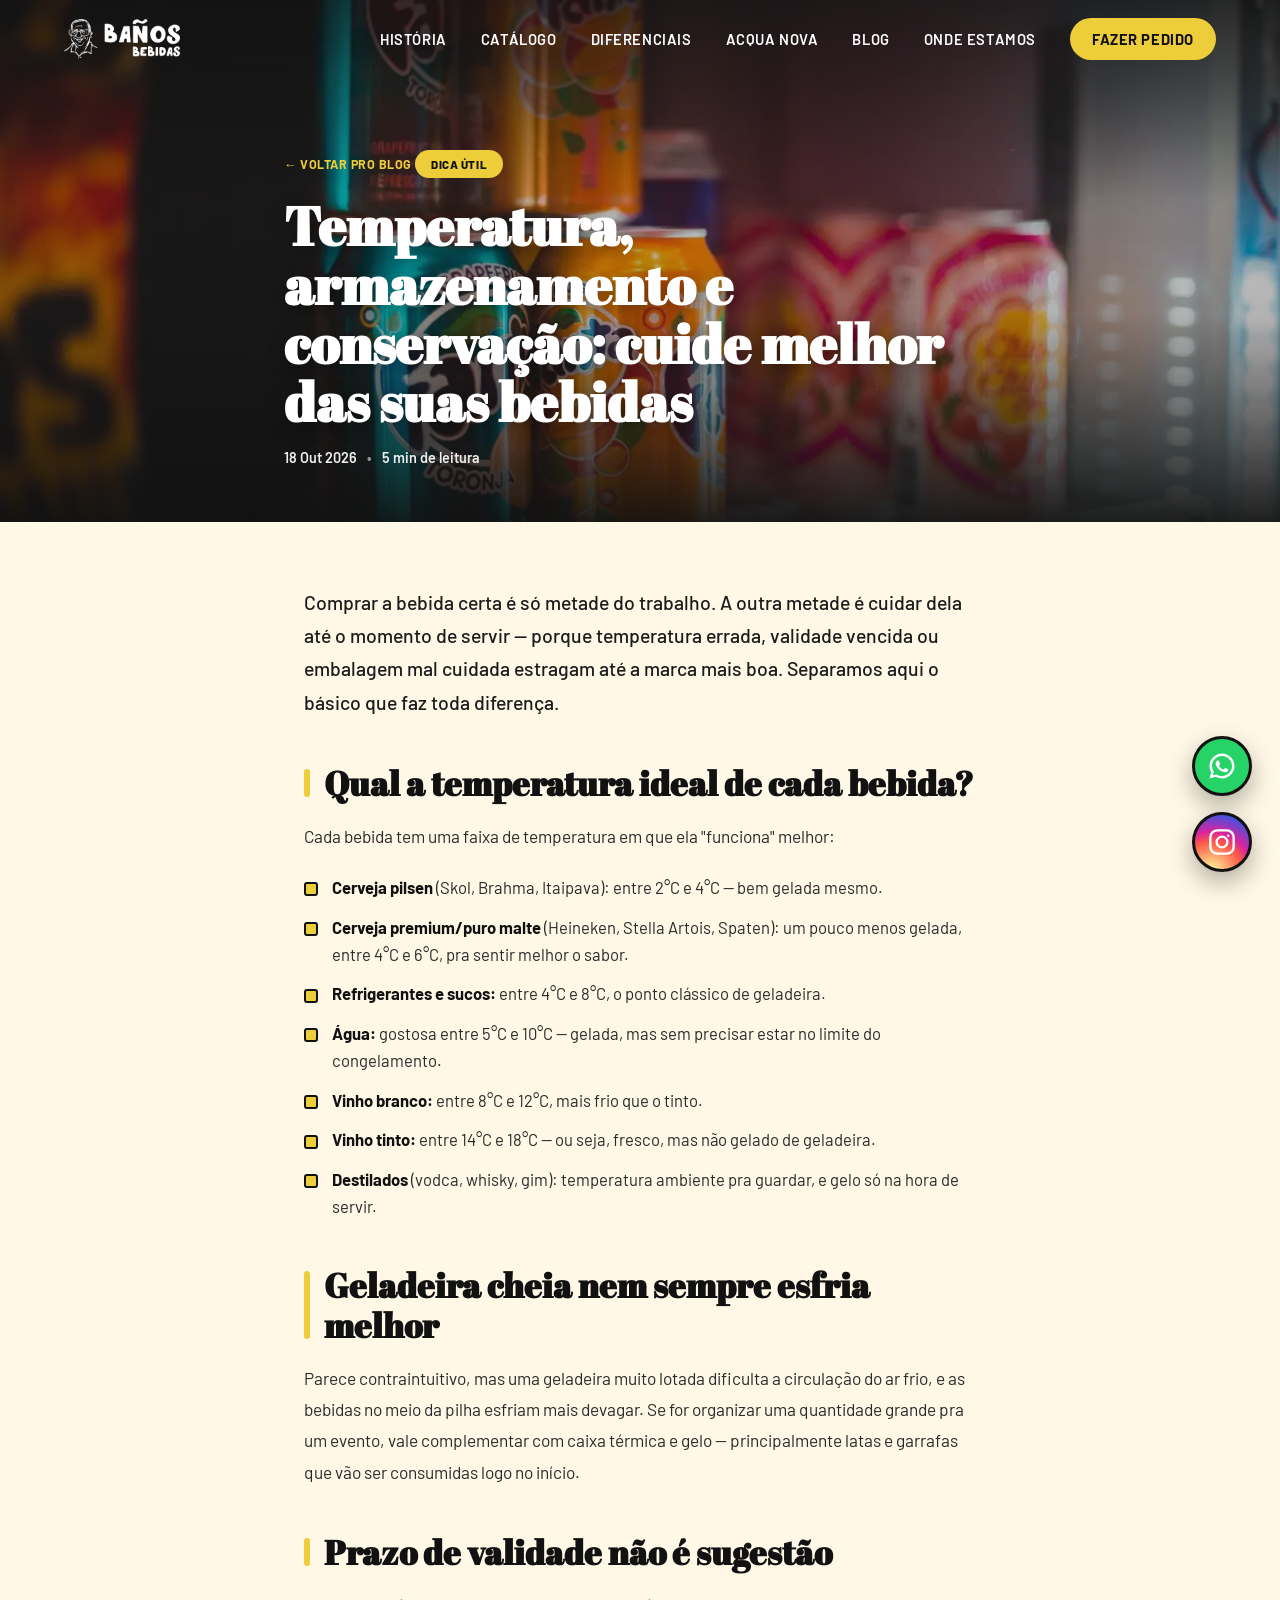
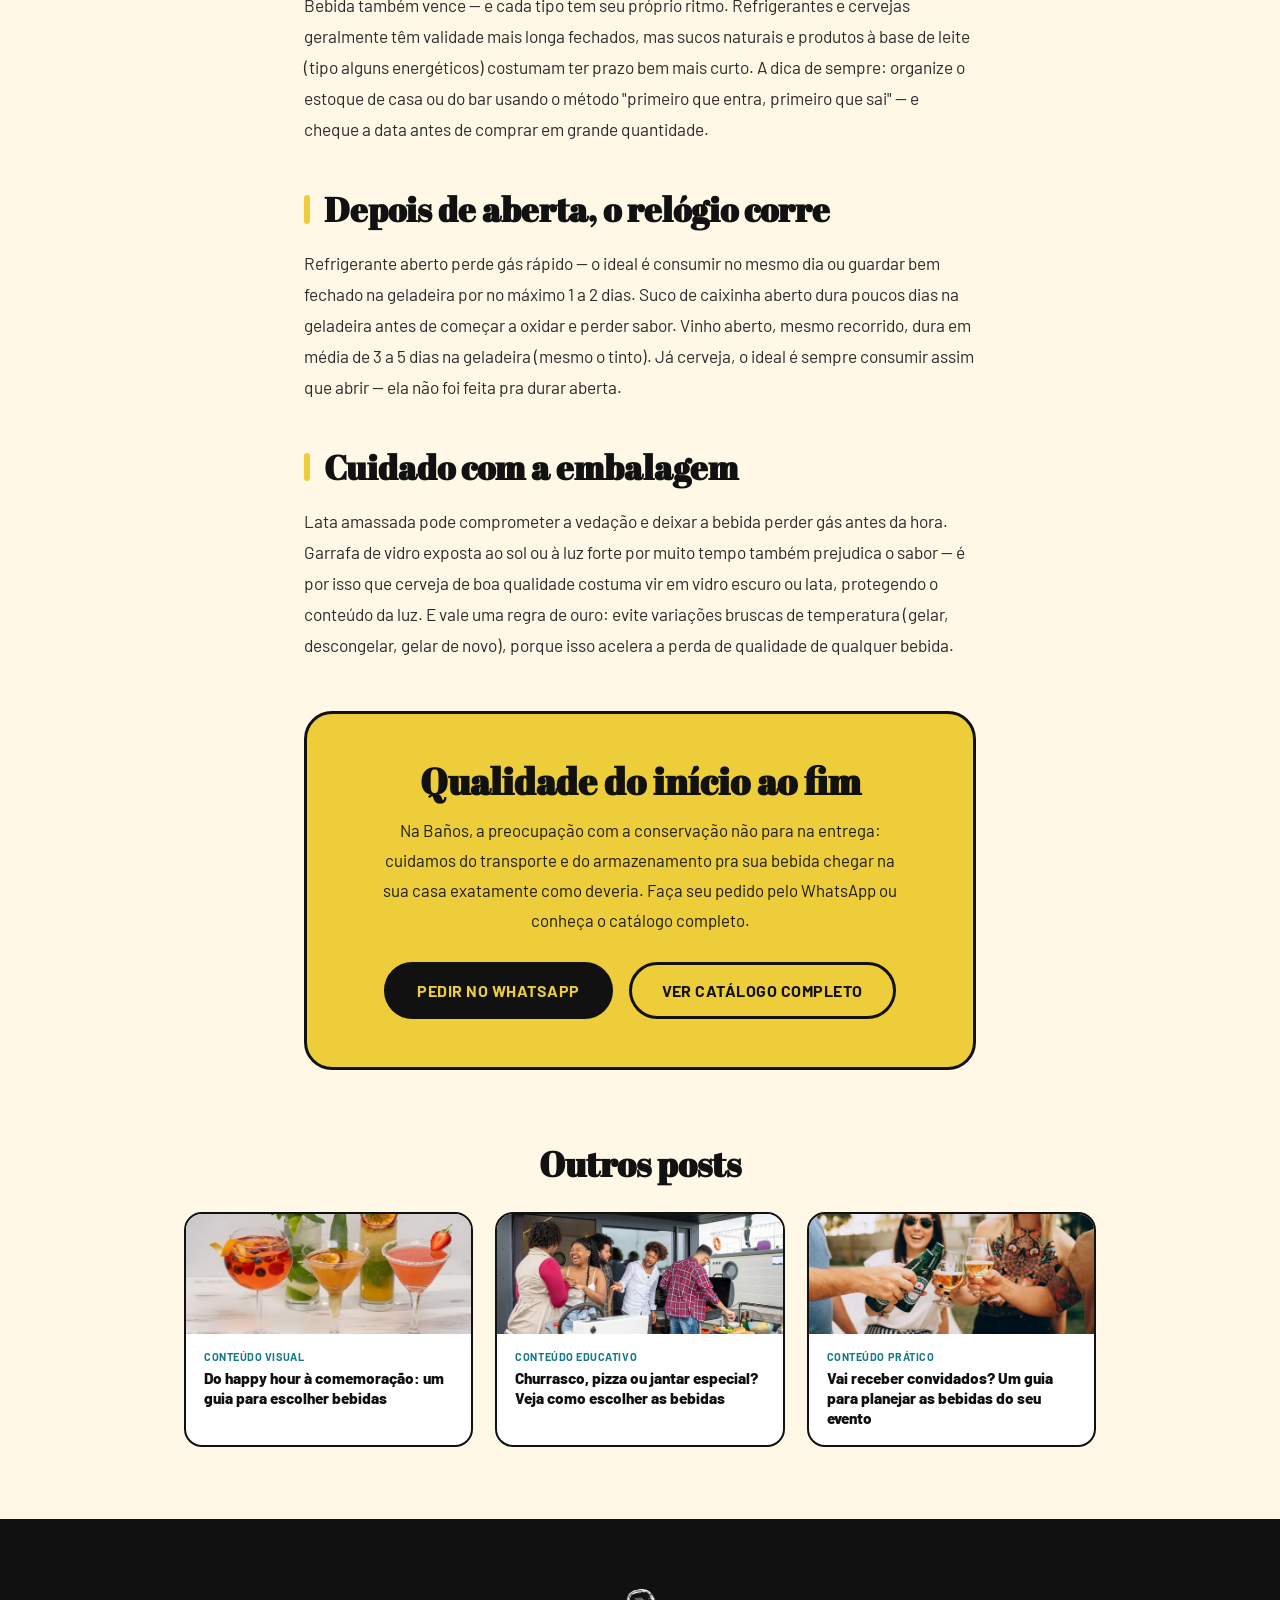
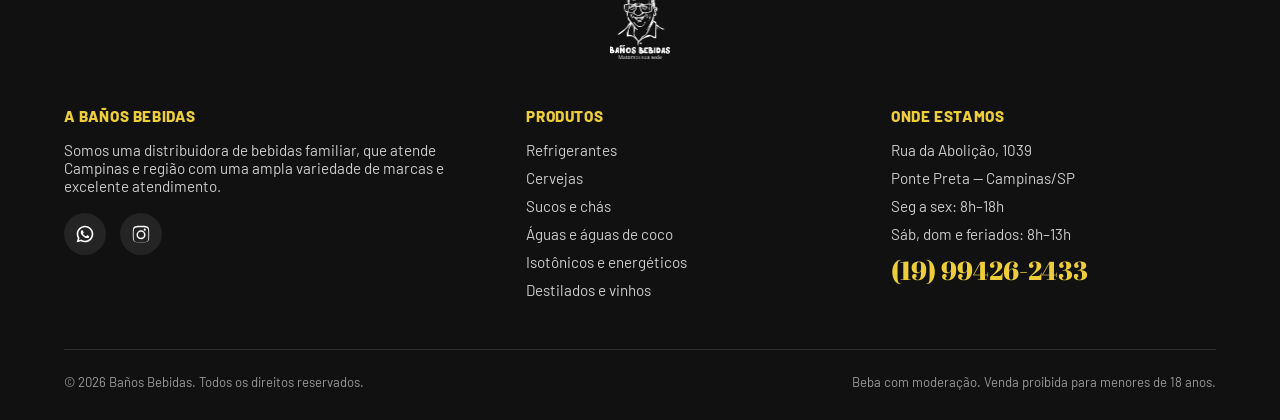
<file: blog-conservacao.html>
<!DOCTYPE html>
<html lang="pt-BR">
<head>
<meta charset="utf-8">
<title>Temperatura, armazenamento e conservação: cuide melhor das suas bebidas — Blog Baños Bebidas</title>
<meta name="viewport" content="width=device-width, initial-scale=1, shrink-to-fit=no">
<meta name="description" content="Temperatura ideal de serviço, prazo de validade, armazenamento depois de aberta e cuidados com lata, vidro e garrafa — um guia simples pra manter a qualidade das suas bebidas.">
<link rel="icon" type="image/x-icon" href="assets/favicon.ico">
<link rel="canonical" href="https://www.banosbebidas.com.br/blog-conservacao.html">
<meta name="robots" content="index, follow, max-image-preview:large">
<meta name="theme-color" content="#111111">
<meta name="geo.region" content="BR-SP">
<meta name="geo.placename" content="Campinas">
<meta name="geo.position" content="-22.9214609;-47.0490466">
<meta name="ICBM" content="-22.9214609, -47.0490466">
<meta property="og:type" content="article">
<meta property="og:site_name" content="Baños Bebidas">
<meta property="og:locale" content="pt_BR">
<meta property="og:title" content="Temperatura, armazenamento e conservação: cuide melhor das suas bebidas — Blog Baños Bebidas">
<meta property="og:description" content="Temperatura ideal de serviço, prazo de validade, armazenamento depois de aberta e cuidados com lata, vidro e garrafa — um guia simples pra manter a qualidade das suas bebidas.">
<meta property="og:url" content="https://www.banosbebidas.com.br/blog-conservacao.html">
<meta property="og:image" content="https://www.banosbebidas.com.br/assets/og-banos-bebidas.jpg">
<meta property="og:image:width" content="1200">
<meta property="og:image:height" content="630">
<meta property="og:image:alt" content="Fachada da Baños Bebidas, distribuidora de bebidas na Rua da Abolição, Ponte Preta, Campinas/SP">
<meta name="twitter:card" content="summary_large_image">
<meta name="twitter:title" content="Temperatura, armazenamento e conservação: cuide melhor das suas bebidas — Blog Baños Bebidas">
<meta name="twitter:description" content="Temperatura ideal de serviço, prazo de validade, armazenamento depois de aberta e cuidados com lata, vidro e garrafa — um guia simples pra manter a qualidade das suas bebidas.">
<meta name="twitter:image" content="https://www.banosbebidas.com.br/assets/og-banos-bebidas.jpg">
<link rel="icon" type="image/png" sizes="32x32" href="assets/favicon-32.png">
<link rel="apple-touch-icon" href="assets/apple-touch-icon.png">
<meta property="article:published_time" content="2026-10-18T09:00:00-03:00">
<meta property="article:section" content="Dica Útil">
<link rel="preload" as="image" href="assets/blog-capa-conservacao.webp" fetchpriority="high">
<script type="application/ld+json">
{
  "@context": "https://schema.org",
  "@graph": [
    {
      "@type": "BreadcrumbList",
      "itemListElement": [
        {
          "@type": "ListItem",
          "position": 1,
          "name": "Início",
          "item": "https://www.banosbebidas.com.br/"
        },
        {
          "@type": "ListItem",
          "position": 2,
          "name": "Blog",
          "item": "https://www.banosbebidas.com.br/#blog"
        },
        {
          "@type": "ListItem",
          "position": 3,
          "name": "Temperatura, armazenamento e conservação: cuide melhor das suas bebidas",
          "item": "https://www.banosbebidas.com.br/blog-conservacao.html"
        }
      ]
    },
    {
      "@type": "BlogPosting",
      "@id": "https://www.banosbebidas.com.br/blog-conservacao.html#post",
      "mainEntityOfPage": "https://www.banosbebidas.com.br/blog-conservacao.html",
      "headline": "Temperatura, armazenamento e conservação: cuide melhor das suas bebidas",
      "description": "Temperatura ideal de serviço, prazo de validade, armazenamento depois de aberta e cuidados com lata, vidro e garrafa — um guia simples pra manter a qualidade das suas bebidas.",
      "image": [
        "https://www.banosbebidas.com.br/assets/blog-capa-conservacao.webp"
      ],
      "datePublished": "2026-10-18T09:00:00-03:00",
      "dateModified": "2026-10-18T09:00:00-03:00",
      "inLanguage": "pt-BR",
      "articleSection": "Dica Útil",
      "wordCount": 513,
      "author": {
        "@type": "LiquorStore",
        "@id": "https://www.banosbebidas.com.br/#loja",
        "name": "Baños Bebidas",
        "url": "https://www.banosbebidas.com.br/",
        "logo": "https://www.banosbebidas.com.br/assets/logo-banos-512.png",
        "telephone": "+55-19-99426-2433",
        "address": {
          "@type": "PostalAddress",
          "streetAddress": "Rua da Abolição, 1039",
          "addressLocality": "Campinas",
          "addressRegion": "SP",
          "postalCode": "13041-445",
          "addressCountry": "BR"
        }
      },
      "publisher": {
        "@type": "LiquorStore",
        "@id": "https://www.banosbebidas.com.br/#loja",
        "name": "Baños Bebidas",
        "url": "https://www.banosbebidas.com.br/",
        "logo": "https://www.banosbebidas.com.br/assets/logo-banos-512.png",
        "telephone": "+55-19-99426-2433",
        "address": {
          "@type": "PostalAddress",
          "streetAddress": "Rua da Abolição, 1039",
          "addressLocality": "Campinas",
          "addressRegion": "SP",
          "postalCode": "13041-445",
          "addressCountry": "BR"
        }
      }
    }
  ]
}
</script>

<link rel="preload" href="fonts/abril-fatface-400.woff2" as="font" type="font/woff2" crossorigin>
<link rel="preload" href="fonts/barlow-400.woff2" as="font" type="font/woff2" crossorigin>
<link rel="preload" href="fonts/barlow-700.woff2" as="font" type="font/woff2" crossorigin>

<link rel="stylesheet" href="css/style.css?v=1792700001">
<link rel="stylesheet" href="css/blog-post.css?v=1792700000">
</head>
<body>

<!-- ============ REDES SOCIAIS FLUTUANTES ============ -->
<div class="social-float">
  <div class="whats-float">
    <a href="https://api.whatsapp.com/send?phone=5519994262433&text=" target="_blank" rel="noopener" aria-label="Fale conosco no WhatsApp">
      <svg class="whats-float-icon" viewBox="0 0 24 24" aria-hidden="true"><path d="M12 2C6.48 2 2 6.48 2 12c0 1.85.5 3.58 1.38 5.08L2 22l5.1-1.34C8.55 21.5 10.23 22 12 22c5.52 0 10-4.48 10-10S17.52 2 12 2zm0 18c-1.5 0-2.9-.4-4.1-1.1l-.3-.17-2.9.76.78-2.84-.19-.3A7.94 7.94 0 0 1 4 12c0-4.41 3.59-8 8-8s8 3.59 8 8-3.59 8-8 8zm4.4-5.6c-.24-.12-1.43-.7-1.65-.78-.22-.08-.38-.12-.54.12-.16.24-.62.78-.76.94-.14.16-.28.18-.52.06-.24-.12-1.02-.37-1.94-1.2-.72-.64-1.2-1.43-1.34-1.67-.14-.24-.01-.37.11-.49.12-.12.27-.3.4-.46.13-.15.17-.26.26-.43.08-.17.04-.31-.02-.43-.07-.12-.6-1.45-.82-1.98-.22-.52-.44-.44-.6-.45h-.52c-.17 0-.44.06-.68.31-.24.25-.9.88-.9 2.14 0 1.26.92 2.48 1.05 2.65.13.17 1.76 2.68 4.26 3.65.6.24 1.06.37 1.42.47.6.17 1.14.14 1.57.09.48-.06 1.43-.59 1.63-1.16.2-.56.2-1.04.14-1.15-.06-.1-.22-.17-.46-.29z"/></svg>
    </a>
    <span class="whats-float-label">Fale conosco</span>
  </div>
  <div class="insta-float">
    <a href="https://instagram.com/banosbebidas" target="_blank" rel="noopener" aria-label="Siga no Instagram">
      <svg class="insta-float-icon" viewBox="0 0 24 24" aria-hidden="true" fill="none" stroke="#fff" stroke-width="2"><rect x="2" y="2" width="20" height="20" rx="6"/><circle cx="12" cy="12" r="4.6"/><circle cx="17.4" cy="6.6" r="1.1" fill="#fff" stroke="none"/></svg>
    </a>
    <span class="whats-float-label">Seguir no Instagram</span>
  </div>
</div>

<!-- ============ NAV ============ -->
<header class="navbar" id="navbar">
  <div class="wrap">
    <a href="./" class="nav-logo"><img src="assets/logo-menu-banos.webp" alt="Baños Bebidas" width="116" height="40"></a>
    <nav class="nav-links" id="navLinks">
      <a href="./#historia">História</a>
      <a href="./#catalogo">Catálogo</a>
      <a href="./#diferenciais">Diferenciais</a>
      <a href="./#agua">Acqua Nova</a>
      <a href="./#blog">Blog</a>
      <a href="./#contato">Onde estamos</a>
      <a class="nav-cta" href="https://api.whatsapp.com/send?phone=5519994262433&text=Ol%C3%A1!%20Gostaria%20de%20fazer%20um%20pedido." target="_blank" rel="noopener">Fazer pedido</a>
    </nav>
    <button class="nav-toggle" id="navToggle" aria-label="Abrir menu"><span></span><span></span><span></span></button>
  </div>
</header>

<main id="conteudo">
<!-- ============ HERO DO POST ============ -->
<section class="post-hero" style="background-image:url('assets/blog-capa-conservacao.webp');">
  <div class="post-hero-overlay"></div>
  <div class="wrap post-hero-content">
    <a class="post-back" href="./#blog">← Voltar pro blog</a>
    <span class="post-tag">Dica Útil</span>
    <h1>Temperatura, armazenamento e conservação: cuide melhor das suas bebidas</h1>
    <div class="post-meta">
      <span>18 Out 2026</span>
      <span class="dot">•</span>
      <span>5 min de leitura</span>
    </div>
  </div>
</section>

<!-- ============ CORPO DO ARTIGO ============ -->
<section class="post-body">
  <article class="wrap post-article">

    <p class="post-lead">Comprar a bebida certa é só metade do trabalho. A outra metade é cuidar dela até o momento de servir — porque temperatura errada, validade vencida ou embalagem mal cuidada estragam até a marca mais boa. Separamos aqui o básico que faz toda diferença.</p>

    <h2>Qual a temperatura ideal de cada bebida?</h2>
    <p>Cada bebida tem uma faixa de temperatura em que ela "funciona" melhor:</p>
    <ul>
      <li><strong>Cerveja pilsen</strong> (Skol, Brahma, Itaipava): entre 2°C e 4°C — bem gelada mesmo.</li>
      <li><strong>Cerveja premium/puro malte</strong> (Heineken, Stella Artois, Spaten): um pouco menos gelada, entre 4°C e 6°C, pra sentir melhor o sabor.</li>
      <li><strong>Refrigerantes e sucos:</strong> entre 4°C e 8°C, o ponto clássico de geladeira.</li>
      <li><strong>Água:</strong> gostosa entre 5°C e 10°C — gelada, mas sem precisar estar no limite do congelamento.</li>
      <li><strong>Vinho branco:</strong> entre 8°C e 12°C, mais frio que o tinto.</li>
      <li><strong>Vinho tinto:</strong> entre 14°C e 18°C — ou seja, fresco, mas não gelado de geladeira.</li>
      <li><strong>Destilados</strong> (vodca, whisky, gim): temperatura ambiente pra guardar, e gelo só na hora de servir.</li>
    </ul>

    <h2>Geladeira cheia nem sempre esfria melhor</h2>
    <p>Parece contraintuitivo, mas uma geladeira muito lotada dificulta a circulação do ar frio, e as bebidas no meio da pilha esfriam mais devagar. Se for organizar uma quantidade grande pra um evento, vale complementar com caixa térmica e gelo — principalmente latas e garrafas que vão ser consumidas logo no início.</p>

    <h2>Prazo de validade não é sugestão</h2>
    <p>Bebida também vence — e cada tipo tem seu próprio ritmo. Refrigerantes e cervejas geralmente têm validade mais longa fechados, mas sucos naturais e produtos à base de leite (tipo alguns energéticos) costumam ter prazo bem mais curto. A dica de sempre: organize o estoque de casa ou do bar usando o método "primeiro que entra, primeiro que sai" — e cheque a data antes de comprar em grande quantidade.</p>

    <h2>Depois de aberta, o relógio corre</h2>
    <p>Refrigerante aberto perde gás rápido — o ideal é consumir no mesmo dia ou guardar bem fechado na geladeira por no máximo 1 a 2 dias. Suco de caixinha aberto dura poucos dias na geladeira antes de começar a oxidar e perder sabor. Vinho aberto, mesmo recorrido, dura em média de 3 a 5 dias na geladeira (mesmo o tinto). Já cerveja, o ideal é sempre consumir assim que abrir — ela não foi feita pra durar aberta.</p>

    <h2>Cuidado com a embalagem</h2>
    <p>Lata amassada pode comprometer a vedação e deixar a bebida perder gás antes da hora. Garrafa de vidro exposta ao sol ou à luz forte por muito tempo também prejudica o sabor — é por isso que cerveja de boa qualidade costuma vir em vidro escuro ou lata, protegendo o conteúdo da luz. E vale uma regra de ouro: evite variações bruscas de temperatura (gelar, descongelar, gelar de novo), porque isso acelera a perda de qualidade de qualquer bebida.</p>

    <div class="post-cta">
      <h3>Qualidade do início ao fim</h3>
      <p>Na Baños, a preocupação com a conservação não para na entrega: cuidamos do transporte e do armazenamento pra sua bebida chegar na sua casa exatamente como deveria. Faça seu pedido pelo WhatsApp ou conheça o catálogo completo.</p>
      <div class="post-cta-actions">
        <a class="btn btn-dark" href="https://api.whatsapp.com/send?phone=5519994262433&text=Ol%C3%A1!%20Vi%20o%20blog%20e%20gostaria%20de%20fazer%20um%20pedido." target="_blank" rel="noopener">Pedir no WhatsApp</a>
        <a class="btn btn-outline-dark" href="catalogo.html">Ver catálogo completo</a>
      </div>
    </div>

  </article>
</section>

<!-- ============ OUTROS POSTS ============ -->
<section class="post-related">
  <div class="wrap post-related-inner">
    <h3>Outros posts</h3>
    <div class="post-related-grid">
      <a class="post-related-card" href="blog-guia-bebidas.html">
        <img class="post-related-thumb" src="assets/blog-capa-guia-bebidas-640.webp" alt="Drinks variados servidos em taças" width="640" height="427" loading="lazy" decoding="async">
        <div class="post-related-body">
          <span class="post-related-tag">Conteúdo Visual</span>
          <span class="post-related-title">Do happy hour à comemoração: um guia para escolher bebidas</span>
        </div>
      </a>
      <a class="post-related-card" href="blog-harmonizacao.html">
        <img class="post-related-thumb" src="assets/blog-capa-harmonizacao-640.webp" alt="Mesa de churrasco com comida e bebidas" width="640" height="427" loading="lazy" decoding="async">
        <div class="post-related-body">
          <span class="post-related-tag">Conteúdo Educativo</span>
          <span class="post-related-title">Churrasco, pizza ou jantar especial? Veja como escolher as bebidas</span>
        </div>
      </a>
      <a class="post-related-card" href="blog-planejar-evento.html">
        <img class="post-related-thumb" src="assets/blog-capa-evento-640.webp" alt="Amigos brindando em confraternização ao ar livre" width="640" height="427" loading="lazy" decoding="async">
        <div class="post-related-body">
          <span class="post-related-tag">Conteúdo Prático</span>
          <span class="post-related-title">Vai receber convidados? Um guia para planejar as bebidas do seu evento</span>
        </div>
      </a>
    </div>
  </div>
</section>

</main>

<!-- ============ RODAPÉ ============ -->
<footer class="footer">
  <div class="wrap">
    <div class="footer-top"><img src="assets/logo-banos.webp" alt="Baños Bebidas" width="61" height="70" loading="lazy" decoding="async"></div>
    <div class="footer-grid">
      <div class="footer-col">
        <h2>A Baños Bebidas</h2>
        <p>Somos uma distribuidora de bebidas familiar, que atende Campinas e região com uma ampla variedade de marcas e excelente atendimento.</p>
        <div class="footer-social">
          <a href="https://api.whatsapp.com/send?phone=5519994262433&text=Ol%C3%A1!%20Gostaria%20de%20fazer%20um%20pedido." target="_blank" rel="noopener" aria-label="WhatsApp">
            <svg viewBox="0 0 24 24"><path d="M12 2C6.48 2 2 6.48 2 12c0 1.85.5 3.58 1.38 5.08L2 22l5.1-1.34C8.55 21.5 10.23 22 12 22c5.52 0 10-4.48 10-10S17.52 2 12 2zm0 18c-1.5 0-2.9-.4-4.1-1.1l-.3-.17-2.9.76.78-2.84-.19-.3A7.94 7.94 0 0 1 4 12c0-4.41 3.59-8 8-8s8 3.59 8 8-3.59 8-8 8zm4.4-5.6c-.24-.12-1.43-.7-1.65-.78-.22-.08-.38-.12-.54.12-.16.24-.62.78-.76.94-.14.16-.28.18-.52.06-.24-.12-1.02-.37-1.94-1.2-.72-.64-1.2-1.43-1.34-1.67-.14-.24-.01-.37.11-.49.12-.12.27-.3.4-.46.13-.15.17-.26.26-.43.08-.17.04-.31-.02-.43-.07-.12-.6-1.45-.82-1.98-.22-.52-.44-.44-.6-.45h-.52c-.17 0-.44.06-.68.31-.24.25-.9.88-.9 2.14 0 1.26.92 2.48 1.05 2.65.13.17 1.76 2.68 4.26 3.65.6.24 1.06.37 1.42.47.6.17 1.14.14 1.57.09.48-.06 1.43-.59 1.63-1.16.2-.56.2-1.04.14-1.15-.06-.1-.22-.17-.46-.29z"/></svg>
          </a>
          <a href="https://instagram.com/banosbebidas" target="_blank" rel="noopener" aria-label="Instagram">
            <svg viewBox="0 0 24 24"><path d="M12 2.2c3.2 0 3.58.01 4.85.07 1.17.05 1.8.24 2.22.4.56.22.96.48 1.38.9.42.42.68.82.9 1.38.16.42.35 1.05.4 2.22.06 1.27.07 1.65.07 4.85s-.01 3.58-.07 4.85c-.05 1.17-.24 1.8-.4 2.22-.22.56-.48.96-.9 1.38-.42.42-.82.68-1.38.9-.42.16-1.05.35-2.22.4-1.27.06-1.65.07-4.85.07s-3.58-.01-4.85-.07c-1.17-.05-1.8-.24-2.22-.4-.56-.22-.96-.48-1.38-.9-.42-.42-.68-.82-.9-1.38-.16-.42-.35-1.05-.4-2.22-.06-1.27-.07-1.65-.07-4.85s.01-3.58.07-4.85c.05-1.17.24-1.8.4-2.22.22-.56.48-.96.9-1.38.42-.42.82-.68 1.38-.9.42-.16 1.05-.35 2.22-.4C8.42 2.21 8.8 2.2 12 2.2zm0 1.8c-3.15 0-3.5.01-4.73.07-.96.04-1.48.2-1.82.34-.46.18-.78.39-1.12.73-.34.34-.55.66-.73 1.12-.14.34-.3.86-.34 1.82-.06 1.23-.07 1.58-.07 4.73s.01 3.5.07 4.73c.04.96.2 1.48.34 1.82.18.46.39.78.73 1.12.34.34.66.55 1.12.73.34.14.86.3 1.82.34 1.23.06 1.58.07 4.73.07s3.5-.01 4.73-.07c.96-.04 1.48-.2 1.82-.34.46-.18.78-.39 1.12-.73.34-.34.55-.66.73-1.12.14-.34.3-.86.34-1.82.06-1.23.07-1.58.07-4.73s-.01-3.5-.07-4.73c-.04-.96-.2-1.48-.34-1.82-.18-.46-.39-.78-.73-1.12-.34-.34-.66-.55-1.12-.73-.34-.14-.86-.3-1.82-.34-1.23-.06-1.58-.07-4.73-.07zm0 3.6a5.4 5.4 0 1 1 0 10.8 5.4 5.4 0 0 1 0-10.8zm0 1.8a3.6 3.6 0 1 0 0 7.2 3.6 3.6 0 0 0 0-7.2zm5.75-2.65a1.26 1.26 0 1 1-2.52 0 1.26 1.26 0 0 1 2.52 0z"/></svg>
          </a>
        </div>
      </div>
      <div class="footer-col">
        <h2>Produtos</h2>
        <ul>
          <li>Refrigerantes</li>
          <li>Cervejas</li>
          <li>Sucos e chás</li>
          <li>Águas e águas de coco</li>
          <li>Isotônicos e energéticos</li>
          <li>Destilados e vinhos</li>
        </ul>
      </div>
      <div class="footer-col">
        <h2>Onde estamos</h2>
        <ul>
          <li>Rua da Abolição, 1039</li>
          <li>Ponte Preta — Campinas/SP</li>
          <li>Seg a sex: 8h–18h</li>
          <li>Sáb, dom e feriados: 8h–13h</li>
        </ul>
        <span class="footer-phone">(19) 99426-2433</span>
      </div>
    </div>
    <div class="footer-bottom">
      <span>© 2026 Baños Bebidas. Todos os direitos reservados.</span>
      <span>Beba com moderação. Venda proibida para menores de 18 anos.</span>
    </div>
  </div>
</footer>

<script defer src="js/main.js?v=1792700001"></script>
</body>
</html>
</file>
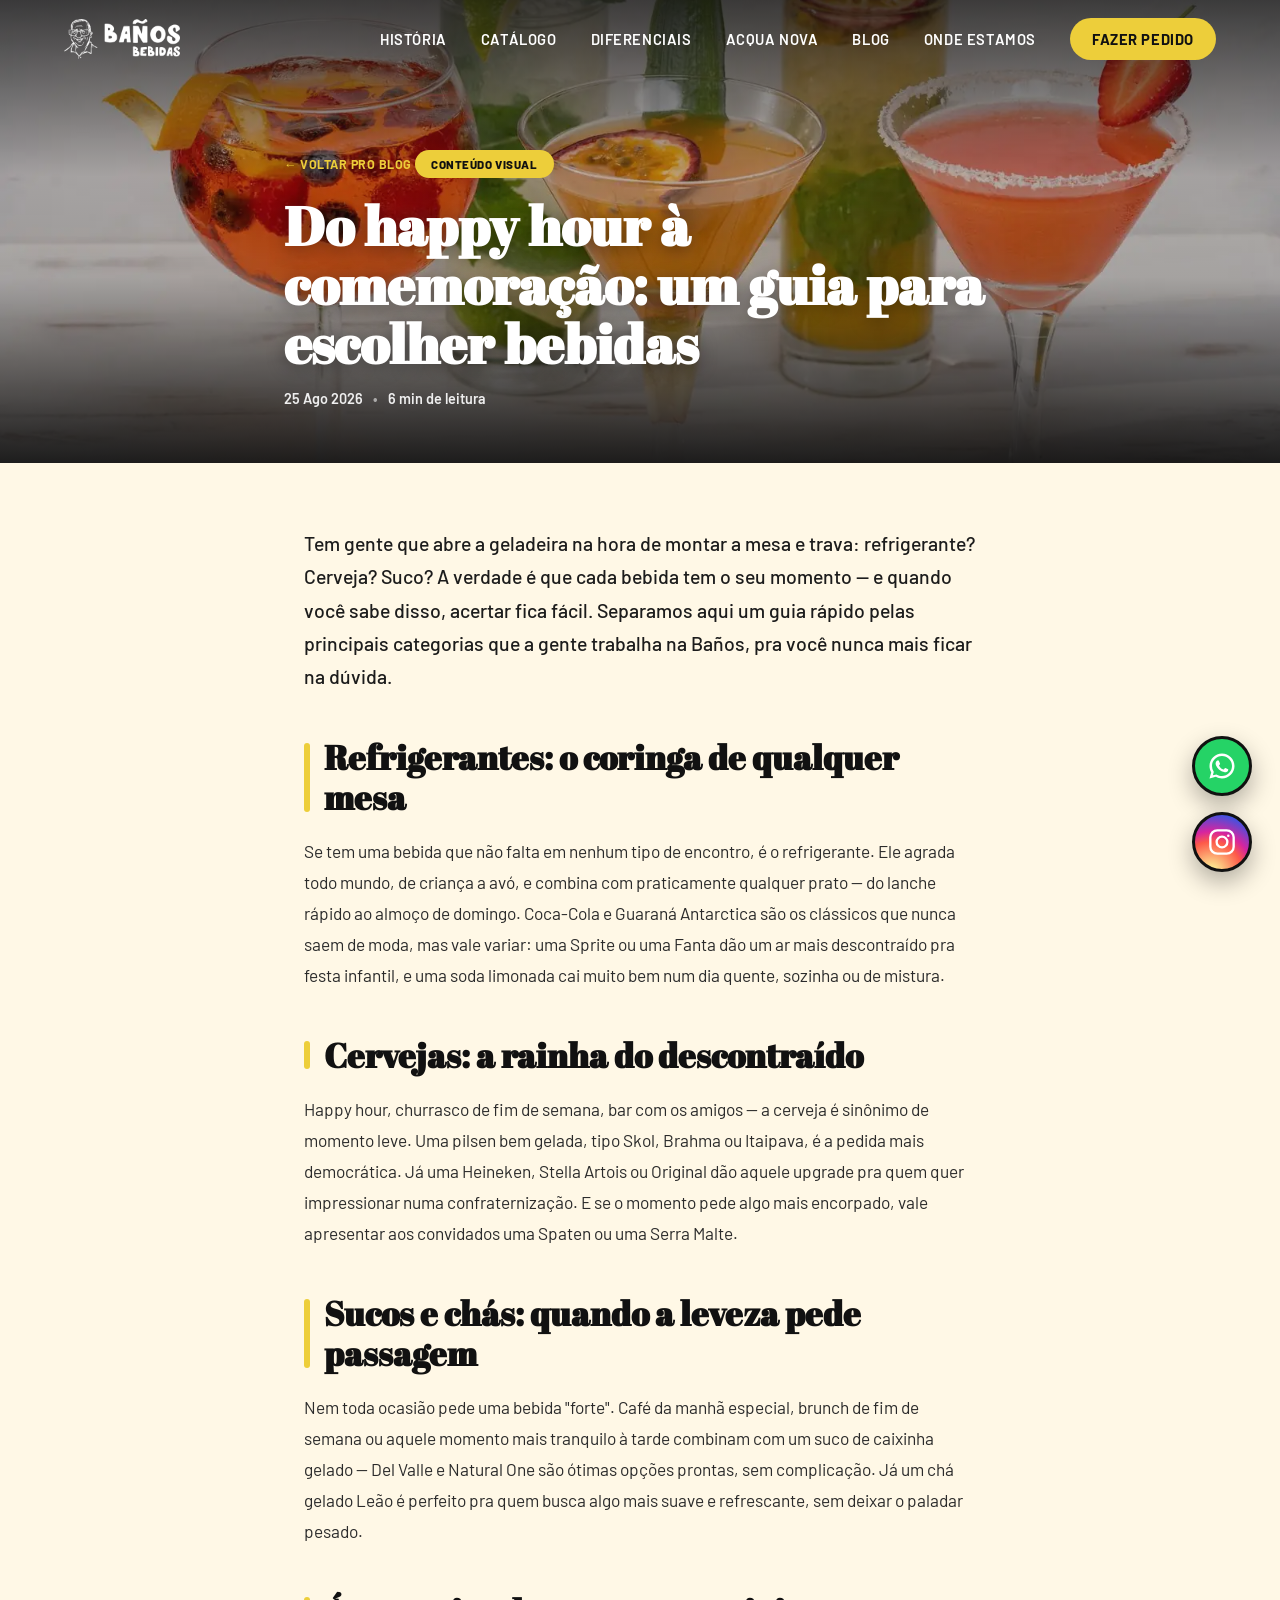
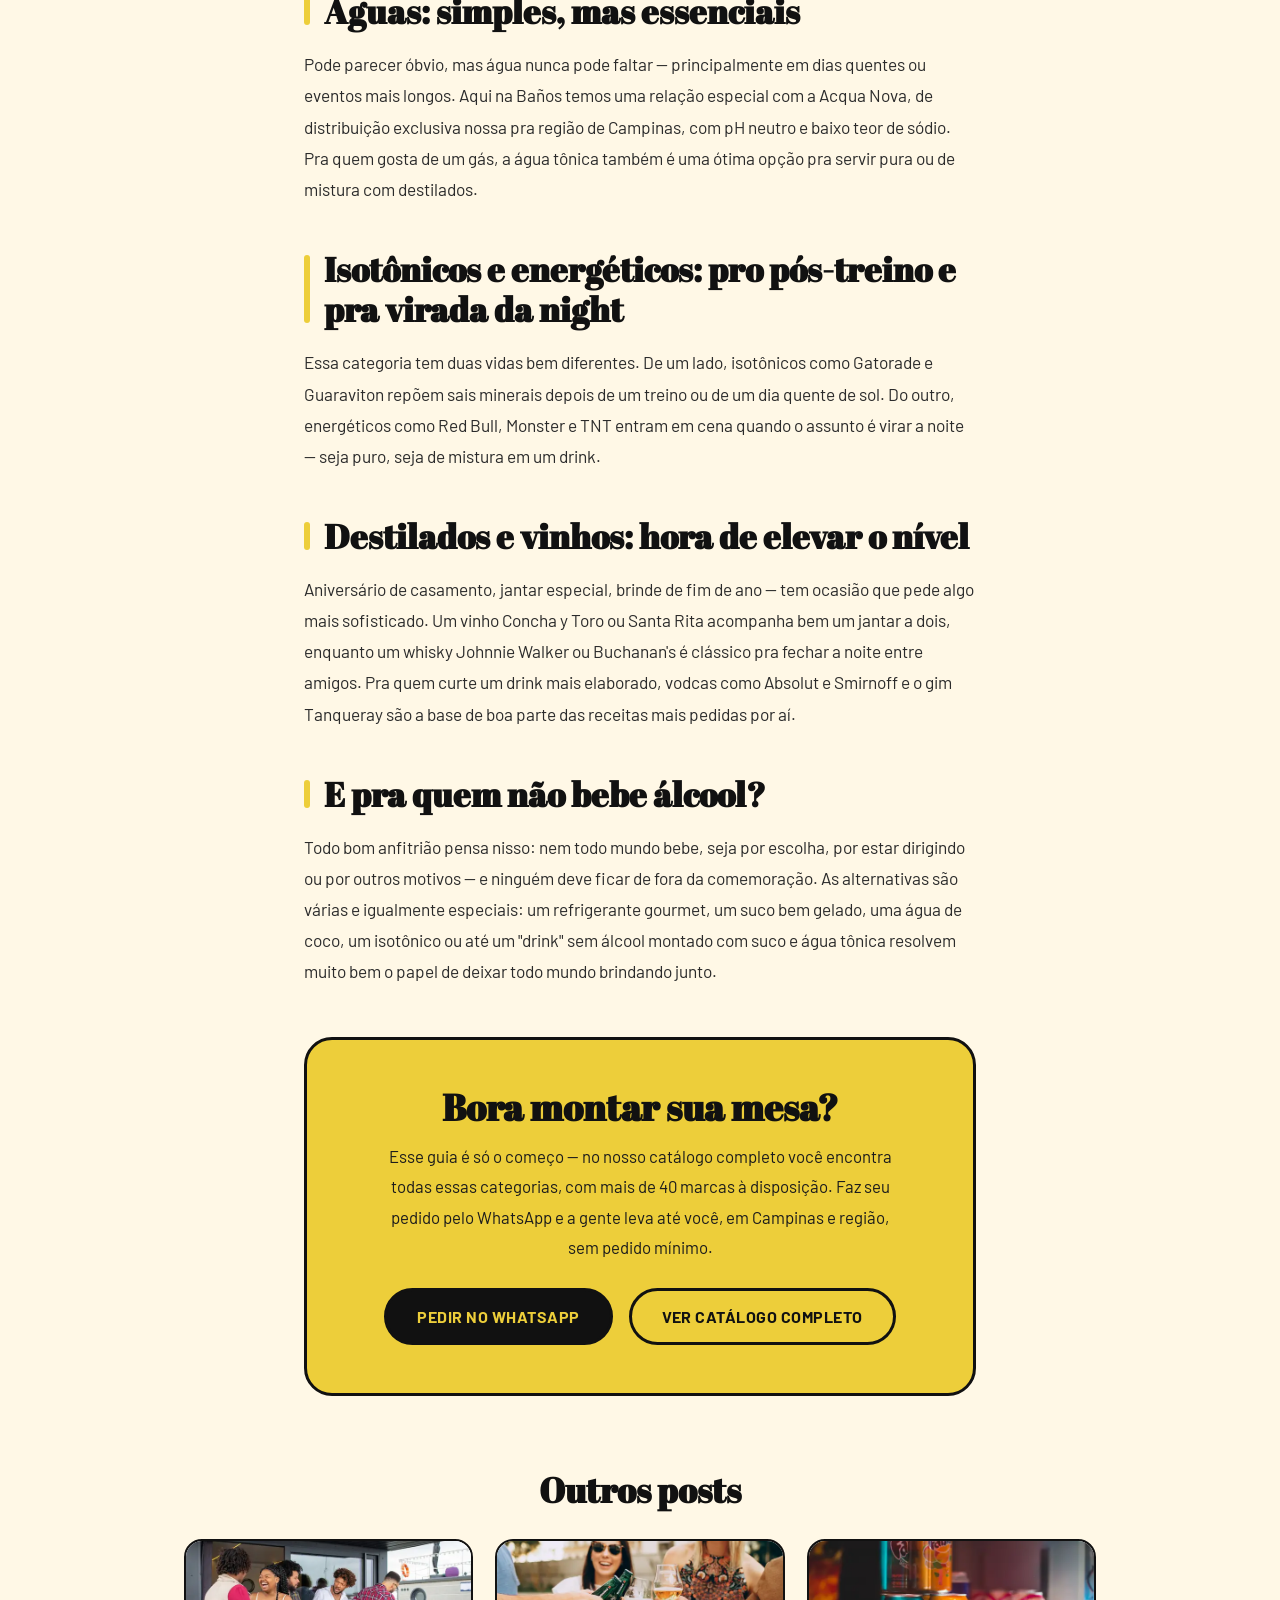
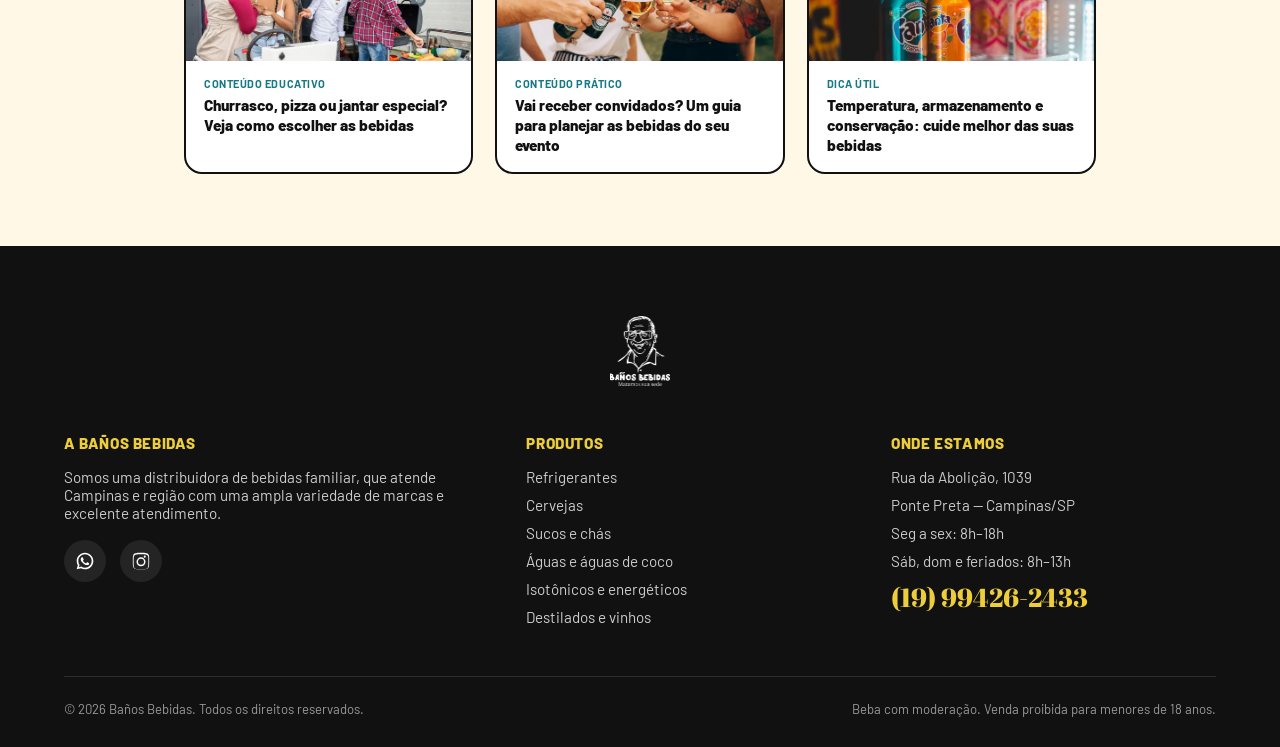
<file: blog-guia-bebidas.html>
<!DOCTYPE html>
<html lang="pt-BR">
<head>
<meta charset="utf-8">
<title>Do happy hour à comemoração: um guia para escolher bebidas — Blog Baños Bebidas</title>
<meta name="viewport" content="width=device-width, initial-scale=1, shrink-to-fit=no">
<meta name="description" content="Um guia visual pelas categorias de bebidas da Baños — refrigerantes, cervejas, sucos, águas, isotônicos, energéticos, destilados e vinhos — e em que ocasião servir cada uma.">
<link rel="icon" type="image/x-icon" href="assets/favicon.ico">
<link rel="canonical" href="https://www.banosbebidas.com.br/blog-guia-bebidas.html">
<meta name="robots" content="index, follow, max-image-preview:large">
<meta name="theme-color" content="#111111">
<meta name="geo.region" content="BR-SP">
<meta name="geo.placename" content="Campinas">
<meta name="geo.position" content="-22.9214609;-47.0490466">
<meta name="ICBM" content="-22.9214609, -47.0490466">
<meta property="og:type" content="article">
<meta property="og:site_name" content="Baños Bebidas">
<meta property="og:locale" content="pt_BR">
<meta property="og:title" content="Do happy hour à comemoração: um guia para escolher bebidas — Blog Baños Bebidas">
<meta property="og:description" content="Um guia visual pelas categorias de bebidas da Baños — refrigerantes, cervejas, sucos, águas, isotônicos, energéticos, destilados e vinhos — e em que ocasião servir cada uma.">
<meta property="og:url" content="https://www.banosbebidas.com.br/blog-guia-bebidas.html">
<meta property="og:image" content="https://www.banosbebidas.com.br/assets/og-banos-bebidas.jpg">
<meta property="og:image:width" content="1200">
<meta property="og:image:height" content="630">
<meta property="og:image:alt" content="Fachada da Baños Bebidas, distribuidora de bebidas na Rua da Abolição, Ponte Preta, Campinas/SP">
<meta name="twitter:card" content="summary_large_image">
<meta name="twitter:title" content="Do happy hour à comemoração: um guia para escolher bebidas — Blog Baños Bebidas">
<meta name="twitter:description" content="Um guia visual pelas categorias de bebidas da Baños — refrigerantes, cervejas, sucos, águas, isotônicos, energéticos, destilados e vinhos — e em que ocasião servir cada uma.">
<meta name="twitter:image" content="https://www.banosbebidas.com.br/assets/og-banos-bebidas.jpg">
<link rel="icon" type="image/png" sizes="32x32" href="assets/favicon-32.png">
<link rel="apple-touch-icon" href="assets/apple-touch-icon.png">
<meta property="article:published_time" content="2026-08-25T09:00:00-03:00">
<meta property="article:section" content="Conteúdo Visual">
<link rel="preload" as="image" href="assets/blog-capa-guia-bebidas.webp" fetchpriority="high">
<script type="application/ld+json">
{
  "@context": "https://schema.org",
  "@graph": [
    {
      "@type": "BreadcrumbList",
      "itemListElement": [
        {
          "@type": "ListItem",
          "position": 1,
          "name": "Início",
          "item": "https://www.banosbebidas.com.br/"
        },
        {
          "@type": "ListItem",
          "position": 2,
          "name": "Blog",
          "item": "https://www.banosbebidas.com.br/#blog"
        },
        {
          "@type": "ListItem",
          "position": 3,
          "name": "Do happy hour à comemoração: um guia para escolher bebidas",
          "item": "https://www.banosbebidas.com.br/blog-guia-bebidas.html"
        }
      ]
    },
    {
      "@type": "BlogPosting",
      "@id": "https://www.banosbebidas.com.br/blog-guia-bebidas.html#post",
      "mainEntityOfPage": "https://www.banosbebidas.com.br/blog-guia-bebidas.html",
      "headline": "Do happy hour à comemoração: um guia para escolher bebidas",
      "description": "Um guia visual pelas categorias de bebidas da Baños — refrigerantes, cervejas, sucos, águas, isotônicos, energéticos, destilados e vinhos — e em que ocasião servir cada uma.",
      "image": [
        "https://www.banosbebidas.com.br/assets/blog-capa-guia-bebidas.webp"
      ],
      "datePublished": "2026-08-25T09:00:00-03:00",
      "dateModified": "2026-08-25T09:00:00-03:00",
      "inLanguage": "pt-BR",
      "articleSection": "Conteúdo Visual",
      "wordCount": 632,
      "author": {
        "@type": "LiquorStore",
        "@id": "https://www.banosbebidas.com.br/#loja",
        "name": "Baños Bebidas",
        "url": "https://www.banosbebidas.com.br/",
        "logo": "https://www.banosbebidas.com.br/assets/logo-banos-512.png",
        "telephone": "+55-19-99426-2433",
        "address": {
          "@type": "PostalAddress",
          "streetAddress": "Rua da Abolição, 1039",
          "addressLocality": "Campinas",
          "addressRegion": "SP",
          "postalCode": "13041-445",
          "addressCountry": "BR"
        }
      },
      "publisher": {
        "@type": "LiquorStore",
        "@id": "https://www.banosbebidas.com.br/#loja",
        "name": "Baños Bebidas",
        "url": "https://www.banosbebidas.com.br/",
        "logo": "https://www.banosbebidas.com.br/assets/logo-banos-512.png",
        "telephone": "+55-19-99426-2433",
        "address": {
          "@type": "PostalAddress",
          "streetAddress": "Rua da Abolição, 1039",
          "addressLocality": "Campinas",
          "addressRegion": "SP",
          "postalCode": "13041-445",
          "addressCountry": "BR"
        }
      }
    }
  ]
}
</script>

<link rel="preload" href="fonts/abril-fatface-400.woff2" as="font" type="font/woff2" crossorigin>
<link rel="preload" href="fonts/barlow-400.woff2" as="font" type="font/woff2" crossorigin>
<link rel="preload" href="fonts/barlow-700.woff2" as="font" type="font/woff2" crossorigin>

<link rel="stylesheet" href="css/style.css?v=1792700001">
<link rel="stylesheet" href="css/blog-post.css?v=1792700000">
</head>
<body>

<!-- ============ REDES SOCIAIS FLUTUANTES ============ -->
<div class="social-float">
  <div class="whats-float">
    <a href="https://api.whatsapp.com/send?phone=5519994262433&text=" target="_blank" rel="noopener" aria-label="Fale conosco no WhatsApp">
      <svg class="whats-float-icon" viewBox="0 0 24 24" aria-hidden="true"><path d="M12 2C6.48 2 2 6.48 2 12c0 1.85.5 3.58 1.38 5.08L2 22l5.1-1.34C8.55 21.5 10.23 22 12 22c5.52 0 10-4.48 10-10S17.52 2 12 2zm0 18c-1.5 0-2.9-.4-4.1-1.1l-.3-.17-2.9.76.78-2.84-.19-.3A7.94 7.94 0 0 1 4 12c0-4.41 3.59-8 8-8s8 3.59 8 8-3.59 8-8 8zm4.4-5.6c-.24-.12-1.43-.7-1.65-.78-.22-.08-.38-.12-.54.12-.16.24-.62.78-.76.94-.14.16-.28.18-.52.06-.24-.12-1.02-.37-1.94-1.2-.72-.64-1.2-1.43-1.34-1.67-.14-.24-.01-.37.11-.49.12-.12.27-.3.4-.46.13-.15.17-.26.26-.43.08-.17.04-.31-.02-.43-.07-.12-.6-1.45-.82-1.98-.22-.52-.44-.44-.6-.45h-.52c-.17 0-.44.06-.68.31-.24.25-.9.88-.9 2.14 0 1.26.92 2.48 1.05 2.65.13.17 1.76 2.68 4.26 3.65.6.24 1.06.37 1.42.47.6.17 1.14.14 1.57.09.48-.06 1.43-.59 1.63-1.16.2-.56.2-1.04.14-1.15-.06-.1-.22-.17-.46-.29z"/></svg>
    </a>
    <span class="whats-float-label">Fale conosco</span>
  </div>
  <div class="insta-float">
    <a href="https://instagram.com/banosbebidas" target="_blank" rel="noopener" aria-label="Siga no Instagram">
      <svg class="insta-float-icon" viewBox="0 0 24 24" aria-hidden="true" fill="none" stroke="#fff" stroke-width="2"><rect x="2" y="2" width="20" height="20" rx="6"/><circle cx="12" cy="12" r="4.6"/><circle cx="17.4" cy="6.6" r="1.1" fill="#fff" stroke="none"/></svg>
    </a>
    <span class="whats-float-label">Seguir no Instagram</span>
  </div>
</div>

<!-- ============ NAV ============ -->
<header class="navbar" id="navbar">
  <div class="wrap">
    <a href="./" class="nav-logo"><img src="assets/logo-menu-banos.webp" alt="Baños Bebidas" width="116" height="40"></a>
    <nav class="nav-links" id="navLinks">
      <a href="./#historia">História</a>
      <a href="./#catalogo">Catálogo</a>
      <a href="./#diferenciais">Diferenciais</a>
      <a href="./#agua">Acqua Nova</a>
      <a href="./#blog">Blog</a>
      <a href="./#contato">Onde estamos</a>
      <a class="nav-cta" href="https://api.whatsapp.com/send?phone=5519994262433&text=Ol%C3%A1!%20Gostaria%20de%20fazer%20um%20pedido." target="_blank" rel="noopener">Fazer pedido</a>
    </nav>
    <button class="nav-toggle" id="navToggle" aria-label="Abrir menu"><span></span><span></span><span></span></button>
  </div>
</header>

<main id="conteudo">
<!-- ============ HERO DO POST ============ -->
<section class="post-hero" style="background-image:url('assets/blog-capa-guia-bebidas.webp');">
  <div class="post-hero-overlay"></div>
  <div class="wrap post-hero-content">
    <a class="post-back" href="./#blog">← Voltar pro blog</a>
    <span class="post-tag">Conteúdo Visual</span>
    <h1>Do happy hour à comemoração: um guia para escolher bebidas</h1>
    <div class="post-meta">
      <span>25 Ago 2026</span>
      <span class="dot">•</span>
      <span>6 min de leitura</span>
    </div>
  </div>
</section>

<!-- ============ CORPO DO ARTIGO ============ -->
<section class="post-body">
  <article class="wrap post-article">

    <p class="post-lead">Tem gente que abre a geladeira na hora de montar a mesa e trava: refrigerante? Cerveja? Suco? A verdade é que cada bebida tem o seu momento — e quando você sabe disso, acertar fica fácil. Separamos aqui um guia rápido pelas principais categorias que a gente trabalha na Baños, pra você nunca mais ficar na dúvida.</p>

    <h2>Refrigerantes: o coringa de qualquer mesa</h2>
    <p>Se tem uma bebida que não falta em nenhum tipo de encontro, é o refrigerante. Ele agrada todo mundo, de criança a avó, e combina com praticamente qualquer prato — do lanche rápido ao almoço de domingo. Coca-Cola e Guaraná Antarctica são os clássicos que nunca saem de moda, mas vale variar: uma Sprite ou uma Fanta dão um ar mais descontraído pra festa infantil, e uma soda limonada cai muito bem num dia quente, sozinha ou de mistura.</p>

    <h2>Cervejas: a rainha do descontraído</h2>
    <p>Happy hour, churrasco de fim de semana, bar com os amigos — a cerveja é sinônimo de momento leve. Uma pilsen bem gelada, tipo Skol, Brahma ou Itaipava, é a pedida mais democrática. Já uma Heineken, Stella Artois ou Original dão aquele upgrade pra quem quer impressionar numa confraternização. E se o momento pede algo mais encorpado, vale apresentar aos convidados uma Spaten ou uma Serra Malte.</p>

    <h2>Sucos e chás: quando a leveza pede passagem</h2>
    <p>Nem toda ocasião pede uma bebida "forte". Café da manhã especial, brunch de fim de semana ou aquele momento mais tranquilo à tarde combinam com um suco de caixinha gelado — Del Valle e Natural One são ótimas opções prontas, sem complicação. Já um chá gelado Leão é perfeito pra quem busca algo mais suave e refrescante, sem deixar o paladar pesado.</p>

    <h2>Águas: simples, mas essenciais</h2>
    <p>Pode parecer óbvio, mas água nunca pode faltar — principalmente em dias quentes ou eventos mais longos. Aqui na Baños temos uma relação especial com a Acqua Nova, de distribuição exclusiva nossa pra região de Campinas, com pH neutro e baixo teor de sódio. Pra quem gosta de um gás, a água tônica também é uma ótima opção pra servir pura ou de mistura com destilados.</p>

    <h2>Isotônicos e energéticos: pro pós-treino e pra virada da night</h2>
    <p>Essa categoria tem duas vidas bem diferentes. De um lado, isotônicos como Gatorade e Guaraviton repõem sais minerais depois de um treino ou de um dia quente de sol. Do outro, energéticos como Red Bull, Monster e TNT entram em cena quando o assunto é virar a noite — seja puro, seja de mistura em um drink.</p>

    <h2>Destilados e vinhos: hora de elevar o nível</h2>
    <p>Aniversário de casamento, jantar especial, brinde de fim de ano — tem ocasião que pede algo mais sofisticado. Um vinho Concha y Toro ou Santa Rita acompanha bem um jantar a dois, enquanto um whisky Johnnie Walker ou Buchanan's é clássico pra fechar a noite entre amigos. Pra quem curte um drink mais elaborado, vodcas como Absolut e Smirnoff e o gim Tanqueray são a base de boa parte das receitas mais pedidas por aí.</p>

    <h2>E pra quem não bebe álcool?</h2>
    <p>Todo bom anfitrião pensa nisso: nem todo mundo bebe, seja por escolha, por estar dirigindo ou por outros motivos — e ninguém deve ficar de fora da comemoração. As alternativas são várias e igualmente especiais: um refrigerante gourmet, um suco bem gelado, uma água de coco, um isotônico ou até um "drink" sem álcool montado com suco e água tônica resolvem muito bem o papel de deixar todo mundo brindando junto.</p>

    <div class="post-cta">
      <h3>Bora montar sua mesa?</h3>
      <p>Esse guia é só o começo — no nosso catálogo completo você encontra todas essas categorias, com mais de 40 marcas à disposição. Faz seu pedido pelo WhatsApp e a gente leva até você, em Campinas e região, sem pedido mínimo.</p>
      <div class="post-cta-actions">
        <a class="btn btn-dark" href="https://api.whatsapp.com/send?phone=5519994262433&text=Ol%C3%A1!%20Vi%20o%20blog%20e%20gostaria%20de%20fazer%20um%20pedido." target="_blank" rel="noopener">Pedir no WhatsApp</a>
        <a class="btn btn-outline-dark" href="catalogo.html">Ver catálogo completo</a>
      </div>
    </div>

  </article>
</section>

<!-- ============ OUTROS POSTS ============ -->
<section class="post-related">
  <div class="wrap post-related-inner">
    <h3>Outros posts</h3>
    <div class="post-related-grid">
      <a class="post-related-card" href="blog-harmonizacao.html">
        <img class="post-related-thumb" src="assets/blog-capa-harmonizacao-640.webp" alt="Mesa de churrasco com comida e bebidas" width="640" height="427" loading="lazy" decoding="async">
        <div class="post-related-body">
          <span class="post-related-tag">Conteúdo Educativo</span>
          <span class="post-related-title">Churrasco, pizza ou jantar especial? Veja como escolher as bebidas</span>
        </div>
      </a>
      <a class="post-related-card" href="blog-planejar-evento.html">
        <img class="post-related-thumb" src="assets/blog-capa-evento-640.webp" alt="Amigos brindando em confraternização ao ar livre" width="640" height="427" loading="lazy" decoding="async">
        <div class="post-related-body">
          <span class="post-related-tag">Conteúdo Prático</span>
          <span class="post-related-title">Vai receber convidados? Um guia para planejar as bebidas do seu evento</span>
        </div>
      </a>
      <a class="post-related-card" href="blog-conservacao.html">
        <img class="post-related-thumb" src="assets/blog-capa-conservacao-640.webp" alt="Geladeira organizada com latas de refrigerante geladas" width="640" height="427" loading="lazy" decoding="async">
        <div class="post-related-body">
          <span class="post-related-tag">Dica Útil</span>
          <span class="post-related-title">Temperatura, armazenamento e conservação: cuide melhor das suas bebidas</span>
        </div>
      </a>
    </div>
  </div>
</section>

</main>

<!-- ============ RODAPÉ ============ -->
<footer class="footer">
  <div class="wrap">
    <div class="footer-top"><img src="assets/logo-banos.webp" alt="Baños Bebidas" width="61" height="70" loading="lazy" decoding="async"></div>
    <div class="footer-grid">
      <div class="footer-col">
        <h2>A Baños Bebidas</h2>
        <p>Somos uma distribuidora de bebidas familiar, que atende Campinas e região com uma ampla variedade de marcas e excelente atendimento.</p>
        <div class="footer-social">
          <a href="https://api.whatsapp.com/send?phone=5519994262433&text=Ol%C3%A1!%20Gostaria%20de%20fazer%20um%20pedido." target="_blank" rel="noopener" aria-label="WhatsApp">
            <svg viewBox="0 0 24 24"><path d="M12 2C6.48 2 2 6.48 2 12c0 1.85.5 3.58 1.38 5.08L2 22l5.1-1.34C8.55 21.5 10.23 22 12 22c5.52 0 10-4.48 10-10S17.52 2 12 2zm0 18c-1.5 0-2.9-.4-4.1-1.1l-.3-.17-2.9.76.78-2.84-.19-.3A7.94 7.94 0 0 1 4 12c0-4.41 3.59-8 8-8s8 3.59 8 8-3.59 8-8 8zm4.4-5.6c-.24-.12-1.43-.7-1.65-.78-.22-.08-.38-.12-.54.12-.16.24-.62.78-.76.94-.14.16-.28.18-.52.06-.24-.12-1.02-.37-1.94-1.2-.72-.64-1.2-1.43-1.34-1.67-.14-.24-.01-.37.11-.49.12-.12.27-.3.4-.46.13-.15.17-.26.26-.43.08-.17.04-.31-.02-.43-.07-.12-.6-1.45-.82-1.98-.22-.52-.44-.44-.6-.45h-.52c-.17 0-.44.06-.68.31-.24.25-.9.88-.9 2.14 0 1.26.92 2.48 1.05 2.65.13.17 1.76 2.68 4.26 3.65.6.24 1.06.37 1.42.47.6.17 1.14.14 1.57.09.48-.06 1.43-.59 1.63-1.16.2-.56.2-1.04.14-1.15-.06-.1-.22-.17-.46-.29z"/></svg>
          </a>
          <a href="https://instagram.com/banosbebidas" target="_blank" rel="noopener" aria-label="Instagram">
            <svg viewBox="0 0 24 24"><path d="M12 2.2c3.2 0 3.58.01 4.85.07 1.17.05 1.8.24 2.22.4.56.22.96.48 1.38.9.42.42.68.82.9 1.38.16.42.35 1.05.4 2.22.06 1.27.07 1.65.07 4.85s-.01 3.58-.07 4.85c-.05 1.17-.24 1.8-.4 2.22-.22.56-.48.96-.9 1.38-.42.42-.82.68-1.38.9-.42.16-1.05.35-2.22.4-1.27.06-1.65.07-4.85.07s-3.58-.01-4.85-.07c-1.17-.05-1.8-.24-2.22-.4-.56-.22-.96-.48-1.38-.9-.42-.42-.68-.82-.9-1.38-.16-.42-.35-1.05-.4-2.22-.06-1.27-.07-1.65-.07-4.85s.01-3.58.07-4.85c.05-1.17.24-1.8.4-2.22.22-.56.48-.96.9-1.38.42-.42.82-.68 1.38-.9.42-.16 1.05-.35 2.22-.4C8.42 2.21 8.8 2.2 12 2.2zm0 1.8c-3.15 0-3.5.01-4.73.07-.96.04-1.48.2-1.82.34-.46.18-.78.39-1.12.73-.34.34-.55.66-.73 1.12-.14.34-.3.86-.34 1.82-.06 1.23-.07 1.58-.07 4.73s.01 3.5.07 4.73c.04.96.2 1.48.34 1.82.18.46.39.78.73 1.12.34.34.66.55 1.12.73.34.14.86.3 1.82.34 1.23.06 1.58.07 4.73.07s3.5-.01 4.73-.07c.96-.04 1.48-.2 1.82-.34.46-.18.78-.39 1.12-.73.34-.34.55-.66.73-1.12.14-.34.3-.86.34-1.82.06-1.23.07-1.58.07-4.73s-.01-3.5-.07-4.73c-.04-.96-.2-1.48-.34-1.82-.18-.46-.39-.78-.73-1.12-.34-.34-.66-.55-1.12-.73-.34-.14-.86-.3-1.82-.34-1.23-.06-1.58-.07-4.73-.07zm0 3.6a5.4 5.4 0 1 1 0 10.8 5.4 5.4 0 0 1 0-10.8zm0 1.8a3.6 3.6 0 1 0 0 7.2 3.6 3.6 0 0 0 0-7.2zm5.75-2.65a1.26 1.26 0 1 1-2.52 0 1.26 1.26 0 0 1 2.52 0z"/></svg>
          </a>
        </div>
      </div>
      <div class="footer-col">
        <h2>Produtos</h2>
        <ul>
          <li>Refrigerantes</li>
          <li>Cervejas</li>
          <li>Sucos e chás</li>
          <li>Águas e águas de coco</li>
          <li>Isotônicos e energéticos</li>
          <li>Destilados e vinhos</li>
        </ul>
      </div>
      <div class="footer-col">
        <h2>Onde estamos</h2>
        <ul>
          <li>Rua da Abolição, 1039</li>
          <li>Ponte Preta — Campinas/SP</li>
          <li>Seg a sex: 8h–18h</li>
          <li>Sáb, dom e feriados: 8h–13h</li>
        </ul>
        <span class="footer-phone">(19) 99426-2433</span>
      </div>
    </div>
    <div class="footer-bottom">
      <span>© 2026 Baños Bebidas. Todos os direitos reservados.</span>
      <span>Beba com moderação. Venda proibida para menores de 18 anos.</span>
    </div>
  </div>
</footer>

<script defer src="js/main.js?v=1792700001"></script>
</body>
</html>
</file>
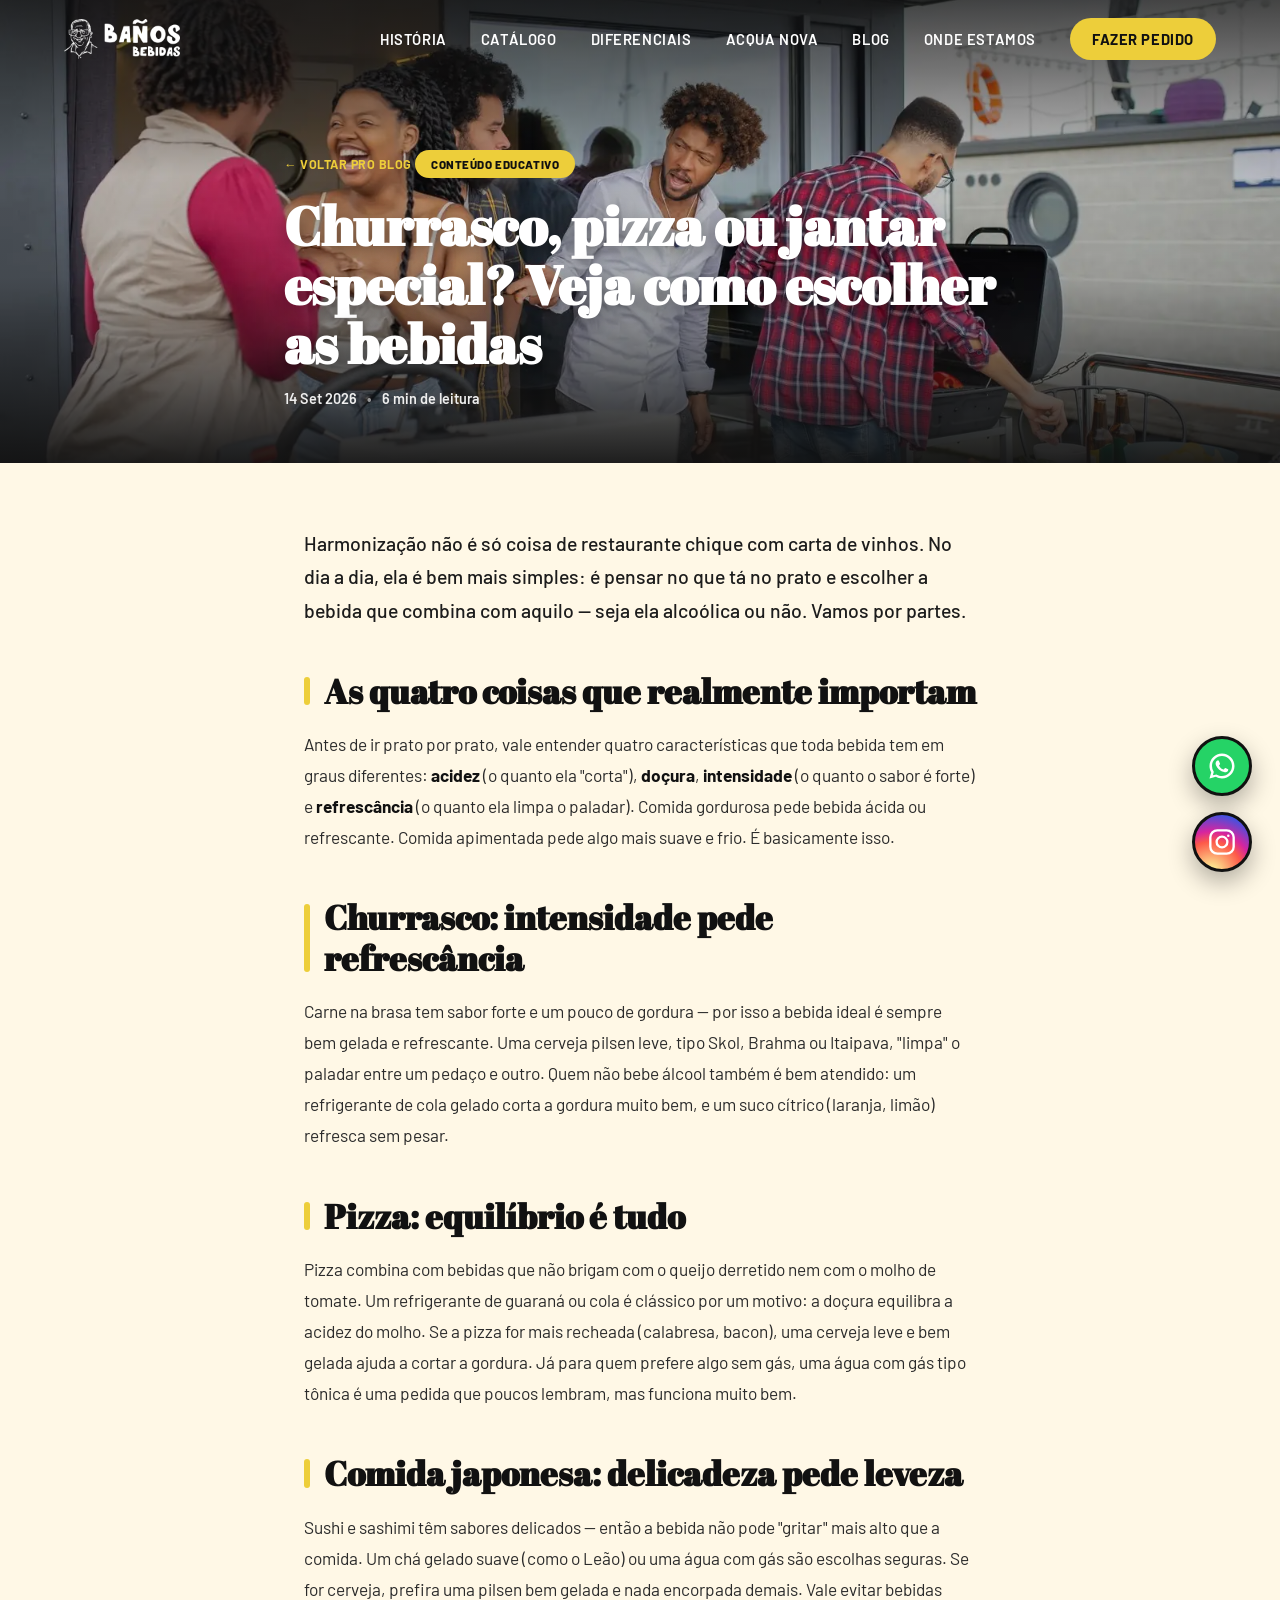
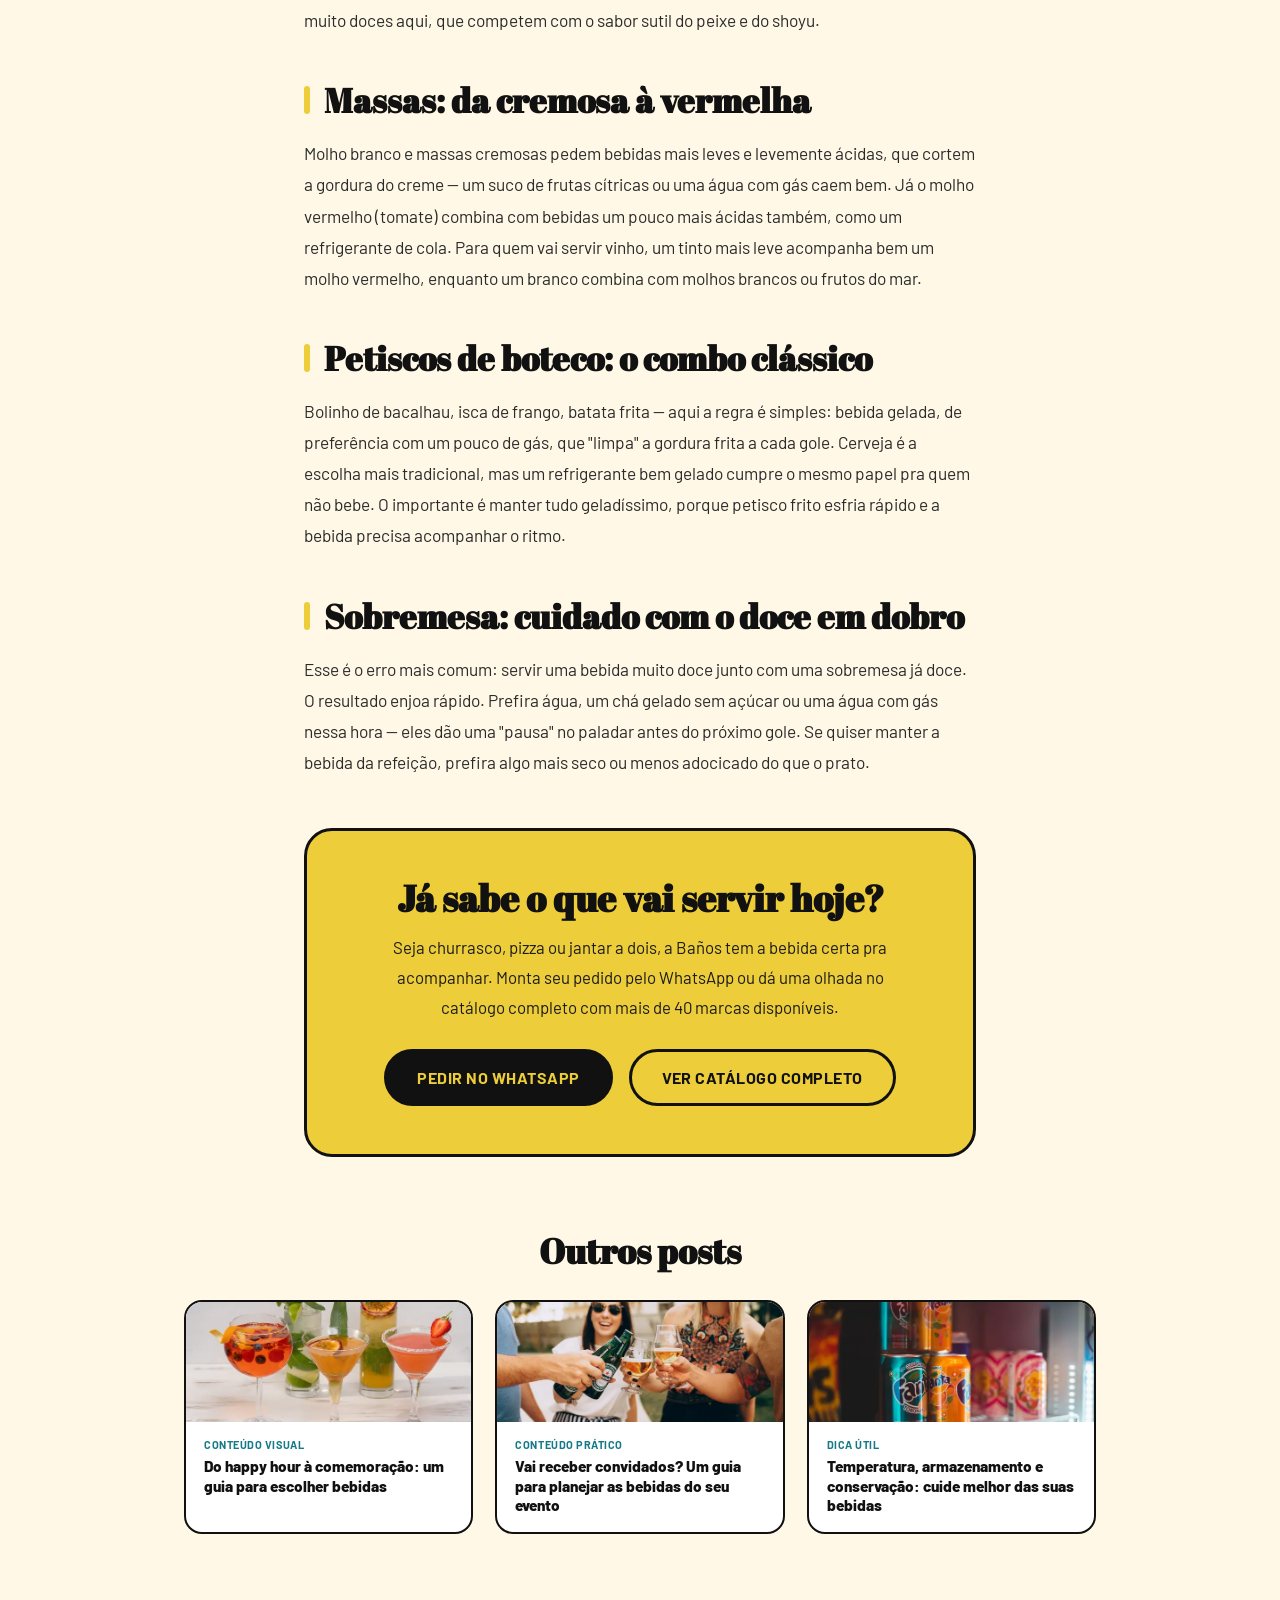
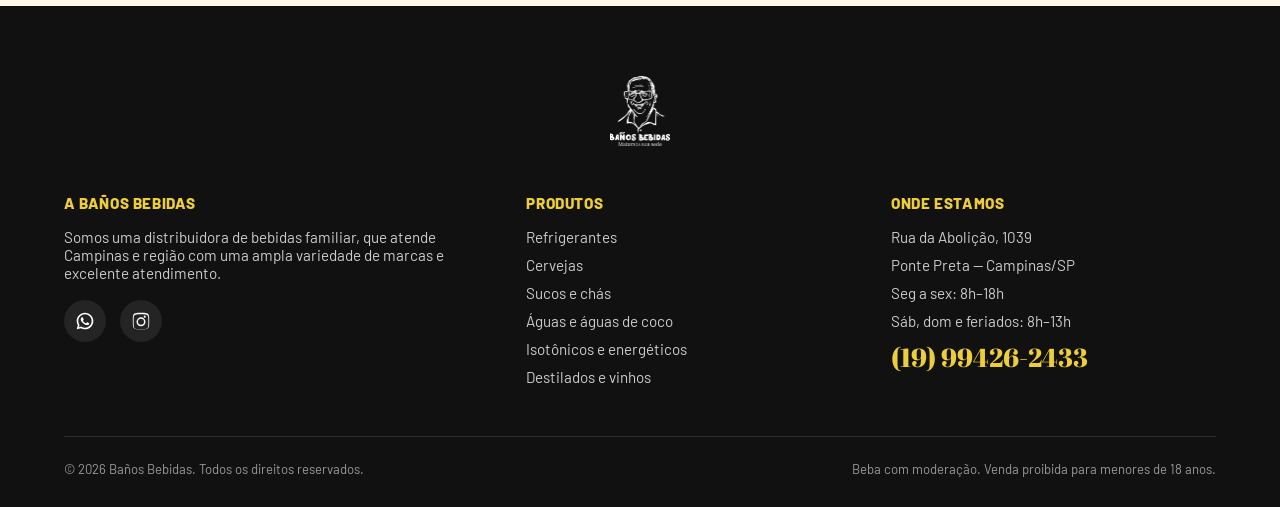
<file: blog-harmonizacao.html>
<!DOCTYPE html>
<html lang="pt-BR">
<head>
<meta charset="utf-8">
<title>Churrasco, pizza ou jantar especial? Veja como escolher as bebidas — Blog Baños Bebidas</title>
<meta name="viewport" content="width=device-width, initial-scale=1, shrink-to-fit=no">
<meta name="description" content="Harmonização de bebida com comida no dia a dia: churrasco, pizza, comida japonesa, massas, petiscos e sobremesa. Dicas simples pra acertar sempre.">
<link rel="icon" type="image/x-icon" href="assets/favicon.ico">
<link rel="canonical" href="https://www.banosbebidas.com.br/blog-harmonizacao.html">
<meta name="robots" content="index, follow, max-image-preview:large">
<meta name="theme-color" content="#111111">
<meta name="geo.region" content="BR-SP">
<meta name="geo.placename" content="Campinas">
<meta name="geo.position" content="-22.9214609;-47.0490466">
<meta name="ICBM" content="-22.9214609, -47.0490466">
<meta property="og:type" content="article">
<meta property="og:site_name" content="Baños Bebidas">
<meta property="og:locale" content="pt_BR">
<meta property="og:title" content="Churrasco, pizza ou jantar especial? Veja como escolher as bebidas — Blog Baños Bebidas">
<meta property="og:description" content="Harmonização de bebida com comida no dia a dia: churrasco, pizza, comida japonesa, massas, petiscos e sobremesa. Dicas simples pra acertar sempre.">
<meta property="og:url" content="https://www.banosbebidas.com.br/blog-harmonizacao.html">
<meta property="og:image" content="https://www.banosbebidas.com.br/assets/og-banos-bebidas.jpg">
<meta property="og:image:width" content="1200">
<meta property="og:image:height" content="630">
<meta property="og:image:alt" content="Fachada da Baños Bebidas, distribuidora de bebidas na Rua da Abolição, Ponte Preta, Campinas/SP">
<meta name="twitter:card" content="summary_large_image">
<meta name="twitter:title" content="Churrasco, pizza ou jantar especial? Veja como escolher as bebidas — Blog Baños Bebidas">
<meta name="twitter:description" content="Harmonização de bebida com comida no dia a dia: churrasco, pizza, comida japonesa, massas, petiscos e sobremesa. Dicas simples pra acertar sempre.">
<meta name="twitter:image" content="https://www.banosbebidas.com.br/assets/og-banos-bebidas.jpg">
<link rel="icon" type="image/png" sizes="32x32" href="assets/favicon-32.png">
<link rel="apple-touch-icon" href="assets/apple-touch-icon.png">
<meta property="article:published_time" content="2026-09-14T09:00:00-03:00">
<meta property="article:section" content="Conteúdo Educativo">
<link rel="preload" as="image" href="assets/blog-capa-harmonizacao.webp" fetchpriority="high">
<script type="application/ld+json">
{
  "@context": "https://schema.org",
  "@graph": [
    {
      "@type": "BreadcrumbList",
      "itemListElement": [
        {
          "@type": "ListItem",
          "position": 1,
          "name": "Início",
          "item": "https://www.banosbebidas.com.br/"
        },
        {
          "@type": "ListItem",
          "position": 2,
          "name": "Blog",
          "item": "https://www.banosbebidas.com.br/#blog"
        },
        {
          "@type": "ListItem",
          "position": 3,
          "name": "Churrasco, pizza ou jantar especial? Veja como escolher as bebidas",
          "item": "https://www.banosbebidas.com.br/blog-harmonizacao.html"
        }
      ]
    },
    {
      "@type": "BlogPosting",
      "@id": "https://www.banosbebidas.com.br/blog-harmonizacao.html#post",
      "mainEntityOfPage": "https://www.banosbebidas.com.br/blog-harmonizacao.html",
      "headline": "Churrasco, pizza ou jantar especial? Veja como escolher as bebidas",
      "description": "Harmonização de bebida com comida no dia a dia: churrasco, pizza, comida japonesa, massas, petiscos e sobremesa. Dicas simples pra acertar sempre.",
      "image": [
        "https://www.banosbebidas.com.br/assets/blog-capa-harmonizacao.webp"
      ],
      "datePublished": "2026-09-14T09:00:00-03:00",
      "dateModified": "2026-09-14T09:00:00-03:00",
      "inLanguage": "pt-BR",
      "articleSection": "Conteúdo Educativo",
      "wordCount": 597,
      "author": {
        "@type": "LiquorStore",
        "@id": "https://www.banosbebidas.com.br/#loja",
        "name": "Baños Bebidas",
        "url": "https://www.banosbebidas.com.br/",
        "logo": "https://www.banosbebidas.com.br/assets/logo-banos-512.png",
        "telephone": "+55-19-99426-2433",
        "address": {
          "@type": "PostalAddress",
          "streetAddress": "Rua da Abolição, 1039",
          "addressLocality": "Campinas",
          "addressRegion": "SP",
          "postalCode": "13041-445",
          "addressCountry": "BR"
        }
      },
      "publisher": {
        "@type": "LiquorStore",
        "@id": "https://www.banosbebidas.com.br/#loja",
        "name": "Baños Bebidas",
        "url": "https://www.banosbebidas.com.br/",
        "logo": "https://www.banosbebidas.com.br/assets/logo-banos-512.png",
        "telephone": "+55-19-99426-2433",
        "address": {
          "@type": "PostalAddress",
          "streetAddress": "Rua da Abolição, 1039",
          "addressLocality": "Campinas",
          "addressRegion": "SP",
          "postalCode": "13041-445",
          "addressCountry": "BR"
        }
      }
    }
  ]
}
</script>

<link rel="preload" href="fonts/abril-fatface-400.woff2" as="font" type="font/woff2" crossorigin>
<link rel="preload" href="fonts/barlow-400.woff2" as="font" type="font/woff2" crossorigin>
<link rel="preload" href="fonts/barlow-700.woff2" as="font" type="font/woff2" crossorigin>

<link rel="stylesheet" href="css/style.css?v=1792700001">
<link rel="stylesheet" href="css/blog-post.css?v=1792700000">
</head>
<body>

<!-- ============ REDES SOCIAIS FLUTUANTES ============ -->
<div class="social-float">
  <div class="whats-float">
    <a href="https://api.whatsapp.com/send?phone=5519994262433&text=" target="_blank" rel="noopener" aria-label="Fale conosco no WhatsApp">
      <svg class="whats-float-icon" viewBox="0 0 24 24" aria-hidden="true"><path d="M12 2C6.48 2 2 6.48 2 12c0 1.85.5 3.58 1.38 5.08L2 22l5.1-1.34C8.55 21.5 10.23 22 12 22c5.52 0 10-4.48 10-10S17.52 2 12 2zm0 18c-1.5 0-2.9-.4-4.1-1.1l-.3-.17-2.9.76.78-2.84-.19-.3A7.94 7.94 0 0 1 4 12c0-4.41 3.59-8 8-8s8 3.59 8 8-3.59 8-8 8zm4.4-5.6c-.24-.12-1.43-.7-1.65-.78-.22-.08-.38-.12-.54.12-.16.24-.62.78-.76.94-.14.16-.28.18-.52.06-.24-.12-1.02-.37-1.94-1.2-.72-.64-1.2-1.43-1.34-1.67-.14-.24-.01-.37.11-.49.12-.12.27-.3.4-.46.13-.15.17-.26.26-.43.08-.17.04-.31-.02-.43-.07-.12-.6-1.45-.82-1.98-.22-.52-.44-.44-.6-.45h-.52c-.17 0-.44.06-.68.31-.24.25-.9.88-.9 2.14 0 1.26.92 2.48 1.05 2.65.13.17 1.76 2.68 4.26 3.65.6.24 1.06.37 1.42.47.6.17 1.14.14 1.57.09.48-.06 1.43-.59 1.63-1.16.2-.56.2-1.04.14-1.15-.06-.1-.22-.17-.46-.29z"/></svg>
    </a>
    <span class="whats-float-label">Fale conosco</span>
  </div>
  <div class="insta-float">
    <a href="https://instagram.com/banosbebidas" target="_blank" rel="noopener" aria-label="Siga no Instagram">
      <svg class="insta-float-icon" viewBox="0 0 24 24" aria-hidden="true" fill="none" stroke="#fff" stroke-width="2"><rect x="2" y="2" width="20" height="20" rx="6"/><circle cx="12" cy="12" r="4.6"/><circle cx="17.4" cy="6.6" r="1.1" fill="#fff" stroke="none"/></svg>
    </a>
    <span class="whats-float-label">Seguir no Instagram</span>
  </div>
</div>

<!-- ============ NAV ============ -->
<header class="navbar" id="navbar">
  <div class="wrap">
    <a href="./" class="nav-logo"><img src="assets/logo-menu-banos.webp" alt="Baños Bebidas" width="116" height="40"></a>
    <nav class="nav-links" id="navLinks">
      <a href="./#historia">História</a>
      <a href="./#catalogo">Catálogo</a>
      <a href="./#diferenciais">Diferenciais</a>
      <a href="./#agua">Acqua Nova</a>
      <a href="./#blog">Blog</a>
      <a href="./#contato">Onde estamos</a>
      <a class="nav-cta" href="https://api.whatsapp.com/send?phone=5519994262433&text=Ol%C3%A1!%20Gostaria%20de%20fazer%20um%20pedido." target="_blank" rel="noopener">Fazer pedido</a>
    </nav>
    <button class="nav-toggle" id="navToggle" aria-label="Abrir menu"><span></span><span></span><span></span></button>
  </div>
</header>

<main id="conteudo">
<!-- ============ HERO DO POST ============ -->
<section class="post-hero" style="background-image:url('assets/blog-capa-harmonizacao.webp');">
  <div class="post-hero-overlay"></div>
  <div class="wrap post-hero-content">
    <a class="post-back" href="./#blog">← Voltar pro blog</a>
    <span class="post-tag">Conteúdo Educativo</span>
    <h1>Churrasco, pizza ou jantar especial? Veja como escolher as bebidas</h1>
    <div class="post-meta">
      <span>14 Set 2026</span>
      <span class="dot">•</span>
      <span>6 min de leitura</span>
    </div>
  </div>
</section>

<!-- ============ CORPO DO ARTIGO ============ -->
<section class="post-body">
  <article class="wrap post-article">

    <p class="post-lead">Harmonização não é só coisa de restaurante chique com carta de vinhos. No dia a dia, ela é bem mais simples: é pensar no que tá no prato e escolher a bebida que combina com aquilo — seja ela alcoólica ou não. Vamos por partes.</p>

    <h2>As quatro coisas que realmente importam</h2>
    <p>Antes de ir prato por prato, vale entender quatro características que toda bebida tem em graus diferentes: <strong>acidez</strong> (o quanto ela "corta"), <strong>doçura</strong>, <strong>intensidade</strong> (o quanto o sabor é forte) e <strong>refrescância</strong> (o quanto ela limpa o paladar). Comida gordurosa pede bebida ácida ou refrescante. Comida apimentada pede algo mais suave e frio. É basicamente isso.</p>

    <h2>Churrasco: intensidade pede refrescância</h2>
    <p>Carne na brasa tem sabor forte e um pouco de gordura — por isso a bebida ideal é sempre bem gelada e refrescante. Uma cerveja pilsen leve, tipo Skol, Brahma ou Itaipava, "limpa" o paladar entre um pedaço e outro. Quem não bebe álcool também é bem atendido: um refrigerante de cola gelado corta a gordura muito bem, e um suco cítrico (laranja, limão) refresca sem pesar.</p>

    <h2>Pizza: equilíbrio é tudo</h2>
    <p>Pizza combina com bebidas que não brigam com o queijo derretido nem com o molho de tomate. Um refrigerante de guaraná ou cola é clássico por um motivo: a doçura equilibra a acidez do molho. Se a pizza for mais recheada (calabresa, bacon), uma cerveja leve e bem gelada ajuda a cortar a gordura. Já para quem prefere algo sem gás, uma água com gás tipo tônica é uma pedida que poucos lembram, mas funciona muito bem.</p>

    <h2>Comida japonesa: delicadeza pede leveza</h2>
    <p>Sushi e sashimi têm sabores delicados — então a bebida não pode "gritar" mais alto que a comida. Um chá gelado suave (como o Leão) ou uma água com gás são escolhas seguras. Se for cerveja, prefira uma pilsen bem gelada e nada encorpada demais. Vale evitar bebidas muito doces aqui, que competem com o sabor sutil do peixe e do shoyu.</p>

    <h2>Massas: da cremosa à vermelha</h2>
    <p>Molho branco e massas cremosas pedem bebidas mais leves e levemente ácidas, que cortem a gordura do creme — um suco de frutas cítricas ou uma água com gás caem bem. Já o molho vermelho (tomate) combina com bebidas um pouco mais ácidas também, como um refrigerante de cola. Para quem vai servir vinho, um tinto mais leve acompanha bem um molho vermelho, enquanto um branco combina com molhos brancos ou frutos do mar.</p>

    <h2>Petiscos de boteco: o combo clássico</h2>
    <p>Bolinho de bacalhau, isca de frango, batata frita — aqui a regra é simples: bebida gelada, de preferência com um pouco de gás, que "limpa" a gordura frita a cada gole. Cerveja é a escolha mais tradicional, mas um refrigerante bem gelado cumpre o mesmo papel pra quem não bebe. O importante é manter tudo geladíssimo, porque petisco frito esfria rápido e a bebida precisa acompanhar o ritmo.</p>

    <h2>Sobremesa: cuidado com o doce em dobro</h2>
    <p>Esse é o erro mais comum: servir uma bebida muito doce junto com uma sobremesa já doce. O resultado enjoa rápido. Prefira água, um chá gelado sem açúcar ou uma água com gás nessa hora — eles dão uma "pausa" no paladar antes do próximo gole. Se quiser manter a bebida da refeição, prefira algo mais seco ou menos adocicado do que o prato.</p>

    <div class="post-cta">
      <h3>Já sabe o que vai servir hoje?</h3>
      <p>Seja churrasco, pizza ou jantar a dois, a Baños tem a bebida certa pra acompanhar. Monta seu pedido pelo WhatsApp ou dá uma olhada no catálogo completo com mais de 40 marcas disponíveis.</p>
      <div class="post-cta-actions">
        <a class="btn btn-dark" href="https://api.whatsapp.com/send?phone=5519994262433&text=Ol%C3%A1!%20Vi%20o%20blog%20e%20gostaria%20de%20fazer%20um%20pedido." target="_blank" rel="noopener">Pedir no WhatsApp</a>
        <a class="btn btn-outline-dark" href="catalogo.html">Ver catálogo completo</a>
      </div>
    </div>

  </article>
</section>

<!-- ============ OUTROS POSTS ============ -->
<section class="post-related">
  <div class="wrap post-related-inner">
    <h3>Outros posts</h3>
    <div class="post-related-grid">
      <a class="post-related-card" href="blog-guia-bebidas.html">
        <img class="post-related-thumb" src="assets/blog-capa-guia-bebidas-640.webp" alt="Drinks variados servidos em taças" width="640" height="427" loading="lazy" decoding="async">
        <div class="post-related-body">
          <span class="post-related-tag">Conteúdo Visual</span>
          <span class="post-related-title">Do happy hour à comemoração: um guia para escolher bebidas</span>
        </div>
      </a>
      <a class="post-related-card" href="blog-planejar-evento.html">
        <img class="post-related-thumb" src="assets/blog-capa-evento-640.webp" alt="Amigos brindando em confraternização ao ar livre" width="640" height="427" loading="lazy" decoding="async">
        <div class="post-related-body">
          <span class="post-related-tag">Conteúdo Prático</span>
          <span class="post-related-title">Vai receber convidados? Um guia para planejar as bebidas do seu evento</span>
        </div>
      </a>
      <a class="post-related-card" href="blog-conservacao.html">
        <img class="post-related-thumb" src="assets/blog-capa-conservacao-640.webp" alt="Geladeira organizada com latas de refrigerante geladas" width="640" height="427" loading="lazy" decoding="async">
        <div class="post-related-body">
          <span class="post-related-tag">Dica Útil</span>
          <span class="post-related-title">Temperatura, armazenamento e conservação: cuide melhor das suas bebidas</span>
        </div>
      </a>
    </div>
  </div>
</section>

</main>

<!-- ============ RODAPÉ ============ -->
<footer class="footer">
  <div class="wrap">
    <div class="footer-top"><img src="assets/logo-banos.webp" alt="Baños Bebidas" width="61" height="70" loading="lazy" decoding="async"></div>
    <div class="footer-grid">
      <div class="footer-col">
        <h2>A Baños Bebidas</h2>
        <p>Somos uma distribuidora de bebidas familiar, que atende Campinas e região com uma ampla variedade de marcas e excelente atendimento.</p>
        <div class="footer-social">
          <a href="https://api.whatsapp.com/send?phone=5519994262433&text=Ol%C3%A1!%20Gostaria%20de%20fazer%20um%20pedido." target="_blank" rel="noopener" aria-label="WhatsApp">
            <svg viewBox="0 0 24 24"><path d="M12 2C6.48 2 2 6.48 2 12c0 1.85.5 3.58 1.38 5.08L2 22l5.1-1.34C8.55 21.5 10.23 22 12 22c5.52 0 10-4.48 10-10S17.52 2 12 2zm0 18c-1.5 0-2.9-.4-4.1-1.1l-.3-.17-2.9.76.78-2.84-.19-.3A7.94 7.94 0 0 1 4 12c0-4.41 3.59-8 8-8s8 3.59 8 8-3.59 8-8 8zm4.4-5.6c-.24-.12-1.43-.7-1.65-.78-.22-.08-.38-.12-.54.12-.16.24-.62.78-.76.94-.14.16-.28.18-.52.06-.24-.12-1.02-.37-1.94-1.2-.72-.64-1.2-1.43-1.34-1.67-.14-.24-.01-.37.11-.49.12-.12.27-.3.4-.46.13-.15.17-.26.26-.43.08-.17.04-.31-.02-.43-.07-.12-.6-1.45-.82-1.98-.22-.52-.44-.44-.6-.45h-.52c-.17 0-.44.06-.68.31-.24.25-.9.88-.9 2.14 0 1.26.92 2.48 1.05 2.65.13.17 1.76 2.68 4.26 3.65.6.24 1.06.37 1.42.47.6.17 1.14.14 1.57.09.48-.06 1.43-.59 1.63-1.16.2-.56.2-1.04.14-1.15-.06-.1-.22-.17-.46-.29z"/></svg>
          </a>
          <a href="https://instagram.com/banosbebidas" target="_blank" rel="noopener" aria-label="Instagram">
            <svg viewBox="0 0 24 24"><path d="M12 2.2c3.2 0 3.58.01 4.85.07 1.17.05 1.8.24 2.22.4.56.22.96.48 1.38.9.42.42.68.82.9 1.38.16.42.35 1.05.4 2.22.06 1.27.07 1.65.07 4.85s-.01 3.58-.07 4.85c-.05 1.17-.24 1.8-.4 2.22-.22.56-.48.96-.9 1.38-.42.42-.82.68-1.38.9-.42.16-1.05.35-2.22.4-1.27.06-1.65.07-4.85.07s-3.58-.01-4.85-.07c-1.17-.05-1.8-.24-2.22-.4-.56-.22-.96-.48-1.38-.9-.42-.42-.68-.82-.9-1.38-.16-.42-.35-1.05-.4-2.22-.06-1.27-.07-1.65-.07-4.85s.01-3.58.07-4.85c.05-1.17.24-1.8.4-2.22.22-.56.48-.96.9-1.38.42-.42.82-.68 1.38-.9.42-.16 1.05-.35 2.22-.4C8.42 2.21 8.8 2.2 12 2.2zm0 1.8c-3.15 0-3.5.01-4.73.07-.96.04-1.48.2-1.82.34-.46.18-.78.39-1.12.73-.34.34-.55.66-.73 1.12-.14.34-.3.86-.34 1.82-.06 1.23-.07 1.58-.07 4.73s.01 3.5.07 4.73c.04.96.2 1.48.34 1.82.18.46.39.78.73 1.12.34.34.66.55 1.12.73.34.14.86.3 1.82.34 1.23.06 1.58.07 4.73.07s3.5-.01 4.73-.07c.96-.04 1.48-.2 1.82-.34.46-.18.78-.39 1.12-.73.34-.34.55-.66.73-1.12.14-.34.3-.86.34-1.82.06-1.23.07-1.58.07-4.73s-.01-3.5-.07-4.73c-.04-.96-.2-1.48-.34-1.82-.18-.46-.39-.78-.73-1.12-.34-.34-.66-.55-1.12-.73-.34-.14-.86-.3-1.82-.34-1.23-.06-1.58-.07-4.73-.07zm0 3.6a5.4 5.4 0 1 1 0 10.8 5.4 5.4 0 0 1 0-10.8zm0 1.8a3.6 3.6 0 1 0 0 7.2 3.6 3.6 0 0 0 0-7.2zm5.75-2.65a1.26 1.26 0 1 1-2.52 0 1.26 1.26 0 0 1 2.52 0z"/></svg>
          </a>
        </div>
      </div>
      <div class="footer-col">
        <h2>Produtos</h2>
        <ul>
          <li>Refrigerantes</li>
          <li>Cervejas</li>
          <li>Sucos e chás</li>
          <li>Águas e águas de coco</li>
          <li>Isotônicos e energéticos</li>
          <li>Destilados e vinhos</li>
        </ul>
      </div>
      <div class="footer-col">
        <h2>Onde estamos</h2>
        <ul>
          <li>Rua da Abolição, 1039</li>
          <li>Ponte Preta — Campinas/SP</li>
          <li>Seg a sex: 8h–18h</li>
          <li>Sáb, dom e feriados: 8h–13h</li>
        </ul>
        <span class="footer-phone">(19) 99426-2433</span>
      </div>
    </div>
    <div class="footer-bottom">
      <span>© 2026 Baños Bebidas. Todos os direitos reservados.</span>
      <span>Beba com moderação. Venda proibida para menores de 18 anos.</span>
    </div>
  </div>
</footer>

<script defer src="js/main.js?v=1792700001"></script>
</body>
</html>
</file>
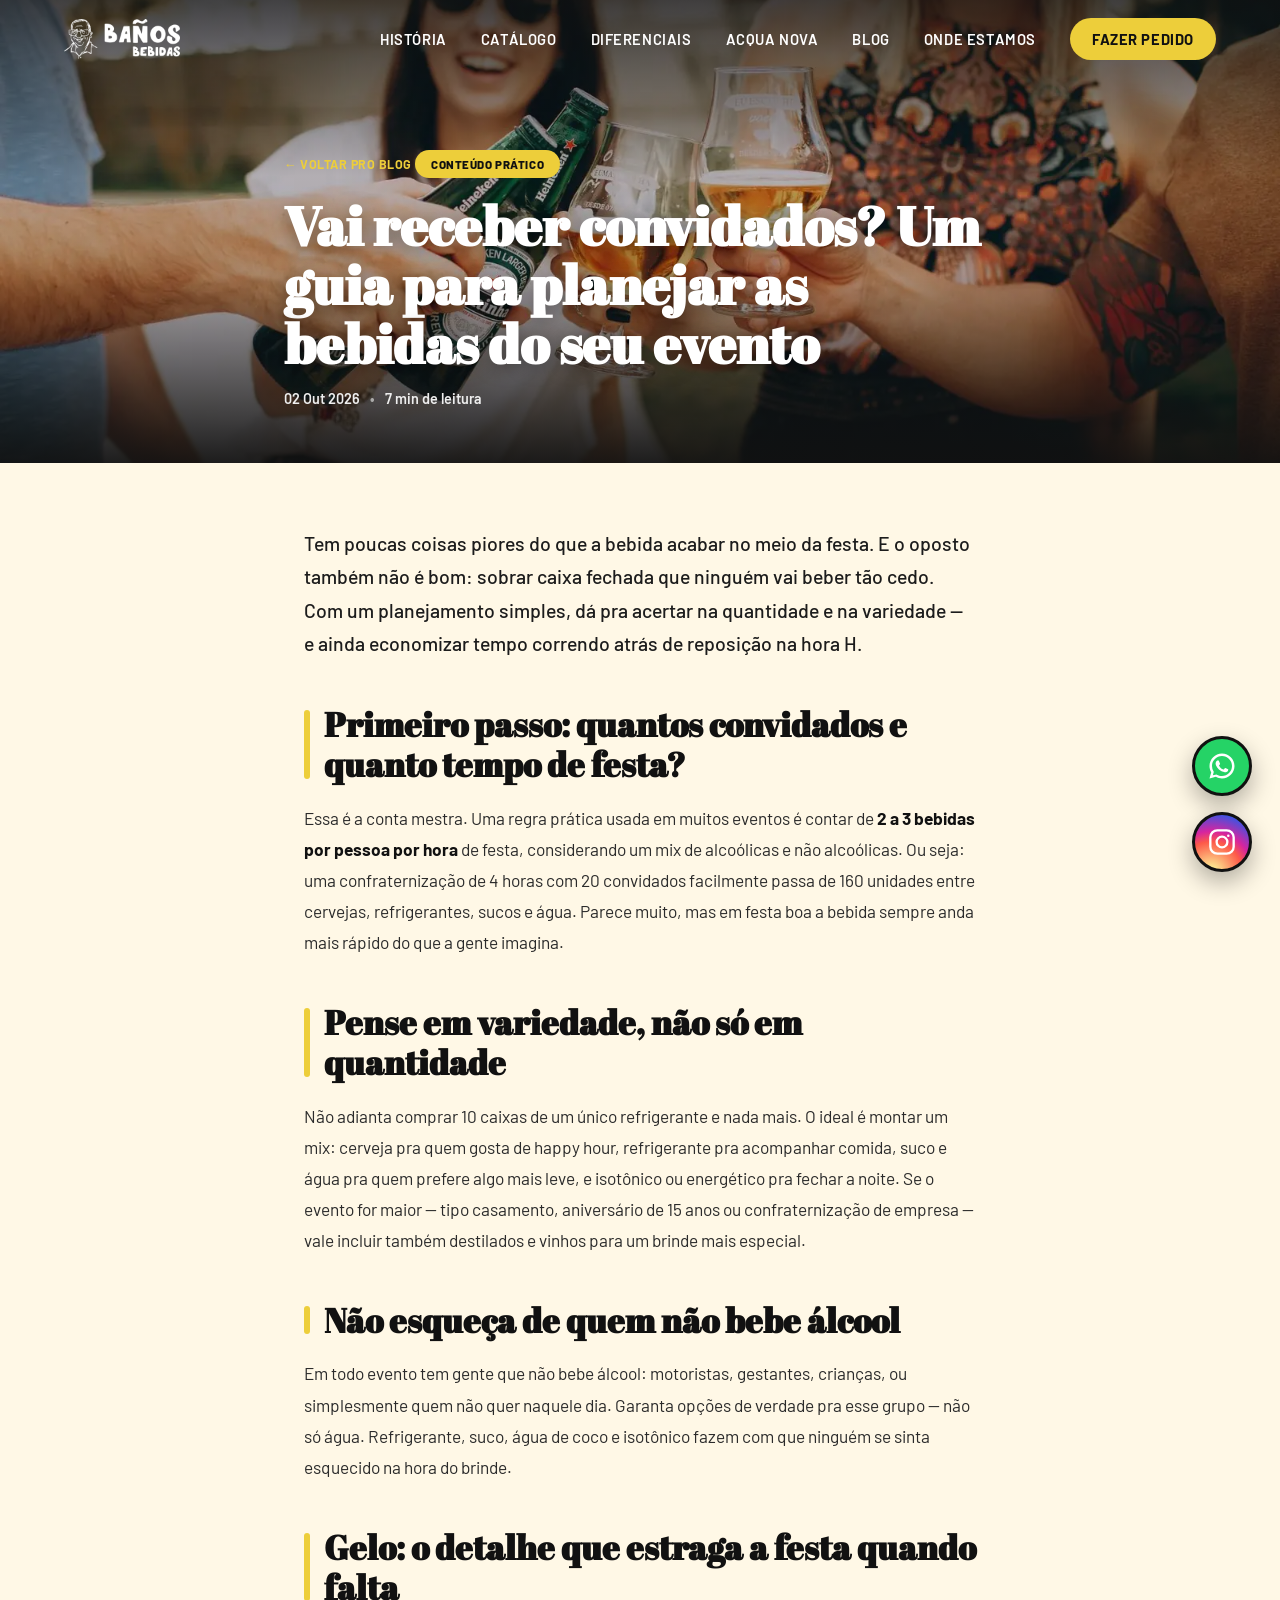
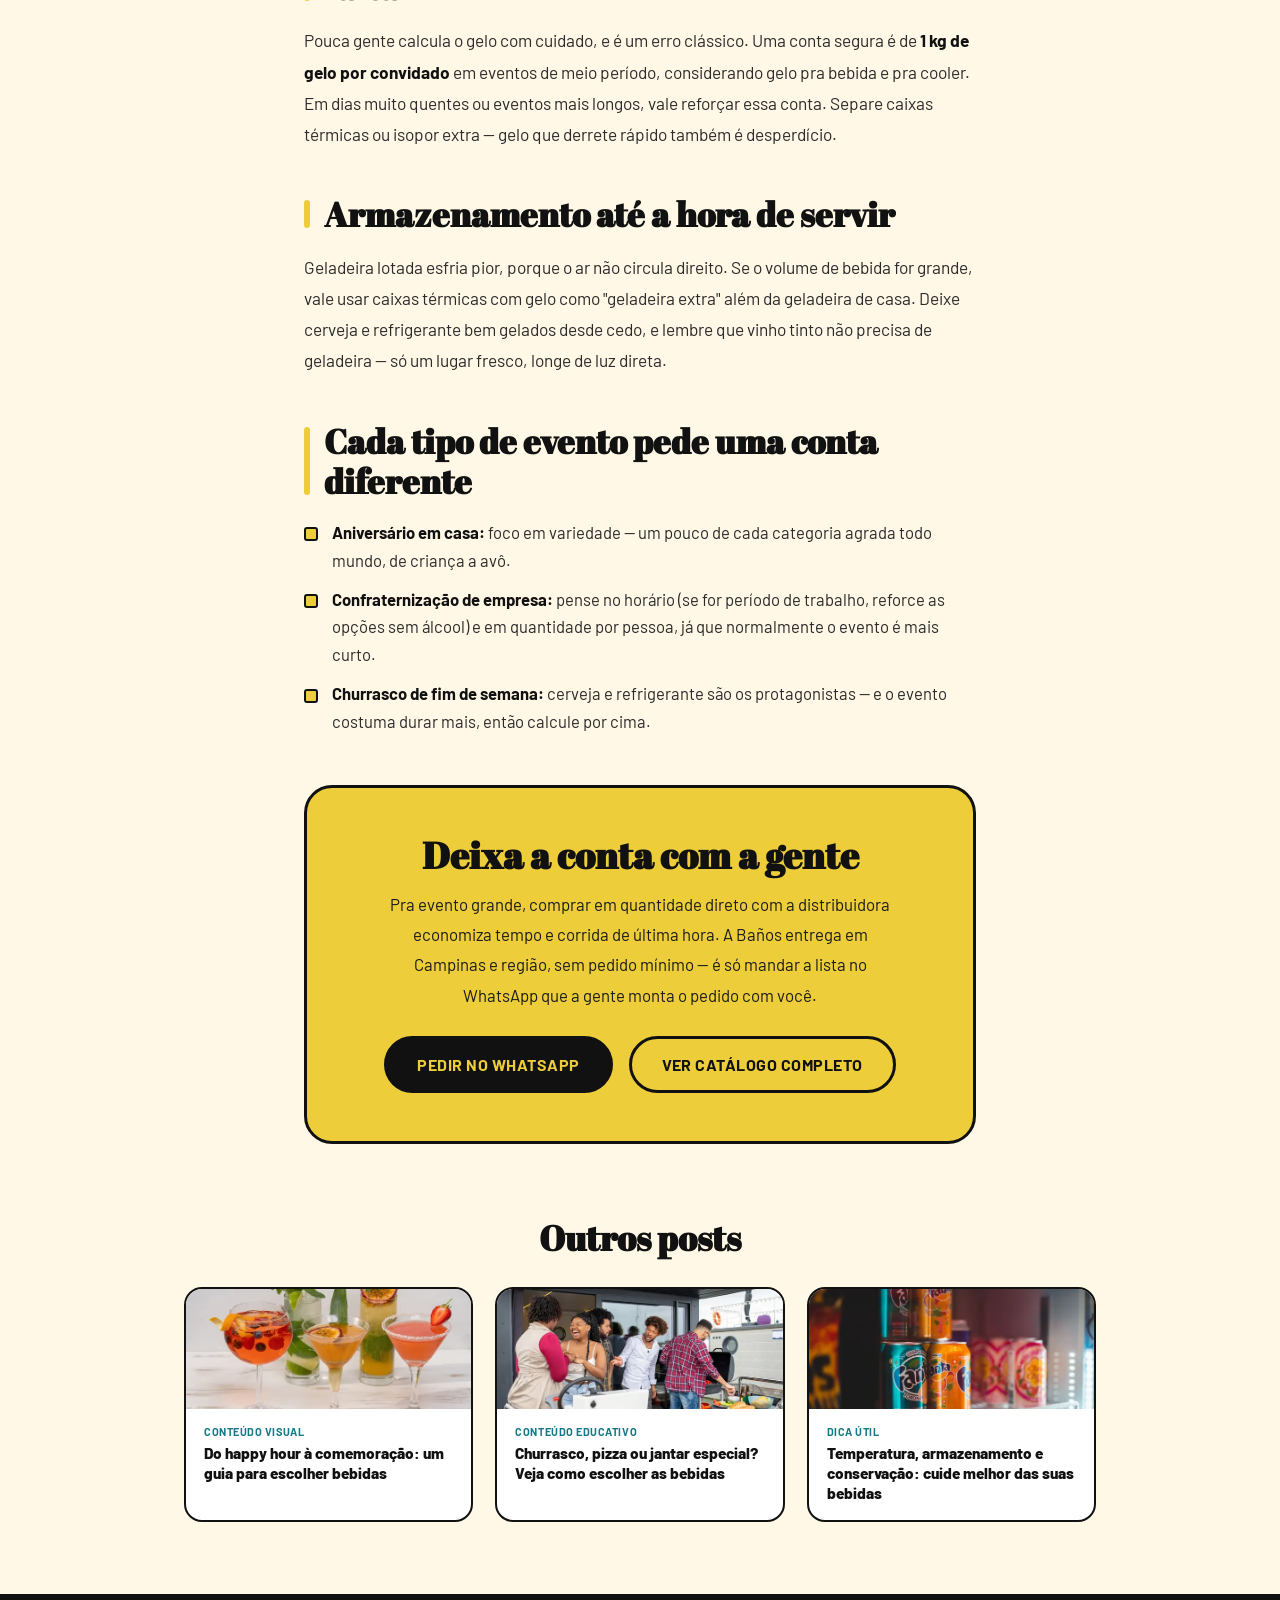
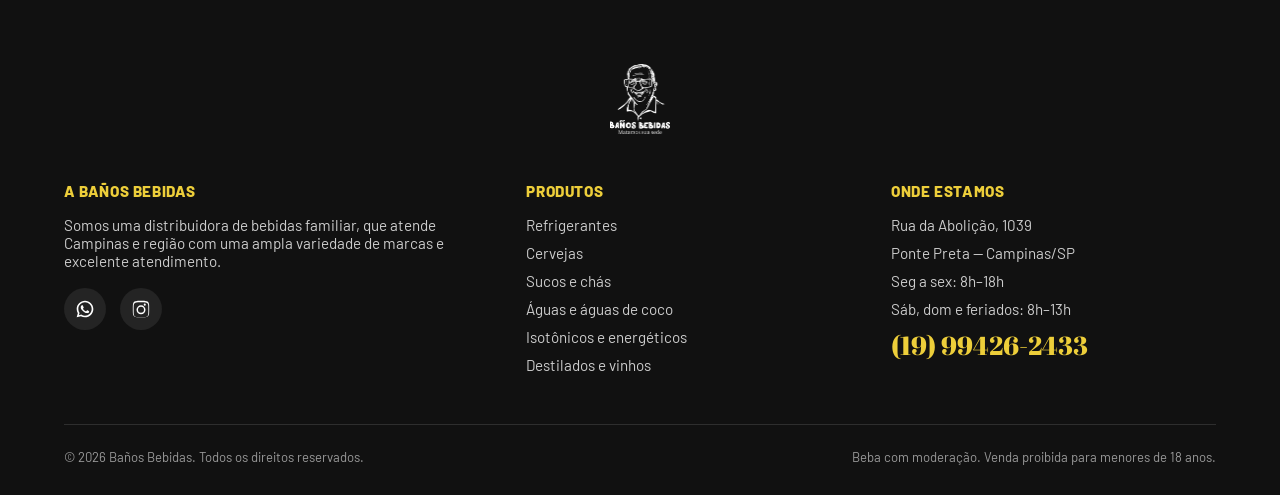
<file: blog-planejar-evento.html>
<!DOCTYPE html>
<html lang="pt-BR">
<head>
<meta charset="utf-8">
<title>Vai receber convidados? Um guia para planejar as bebidas do seu evento — Blog Baños Bebidas</title>
<meta name="viewport" content="width=device-width, initial-scale=1, shrink-to-fit=no">
<meta name="description" content="Como calcular a quantidade de bebida por convidado, pensar na variedade, no gelo e no armazenamento pra aniversários, confraternizações e churrascos. Entrega em Campinas sem pedido mínimo.">
<link rel="icon" type="image/x-icon" href="assets/favicon.ico">
<link rel="canonical" href="https://www.banosbebidas.com.br/blog-planejar-evento.html">
<meta name="robots" content="index, follow, max-image-preview:large">
<meta name="theme-color" content="#111111">
<meta name="geo.region" content="BR-SP">
<meta name="geo.placename" content="Campinas">
<meta name="geo.position" content="-22.9214609;-47.0490466">
<meta name="ICBM" content="-22.9214609, -47.0490466">
<meta property="og:type" content="article">
<meta property="og:site_name" content="Baños Bebidas">
<meta property="og:locale" content="pt_BR">
<meta property="og:title" content="Vai receber convidados? Um guia para planejar as bebidas do seu evento — Blog Baños Bebidas">
<meta property="og:description" content="Como calcular a quantidade de bebida por convidado, pensar na variedade, no gelo e no armazenamento pra aniversários, confraternizações e churrascos. Entrega em Campinas sem pedido mínimo.">
<meta property="og:url" content="https://www.banosbebidas.com.br/blog-planejar-evento.html">
<meta property="og:image" content="https://www.banosbebidas.com.br/assets/og-banos-bebidas.jpg">
<meta property="og:image:width" content="1200">
<meta property="og:image:height" content="630">
<meta property="og:image:alt" content="Fachada da Baños Bebidas, distribuidora de bebidas na Rua da Abolição, Ponte Preta, Campinas/SP">
<meta name="twitter:card" content="summary_large_image">
<meta name="twitter:title" content="Vai receber convidados? Um guia para planejar as bebidas do seu evento — Blog Baños Bebidas">
<meta name="twitter:description" content="Como calcular a quantidade de bebida por convidado, pensar na variedade, no gelo e no armazenamento pra aniversários, confraternizações e churrascos. Entrega em Campinas sem pedido mínimo.">
<meta name="twitter:image" content="https://www.banosbebidas.com.br/assets/og-banos-bebidas.jpg">
<link rel="icon" type="image/png" sizes="32x32" href="assets/favicon-32.png">
<link rel="apple-touch-icon" href="assets/apple-touch-icon.png">
<meta property="article:published_time" content="2026-10-02T09:00:00-03:00">
<meta property="article:section" content="Conteúdo Prático">
<link rel="preload" as="image" href="assets/blog-capa-evento.webp" fetchpriority="high">
<script type="application/ld+json">
{
  "@context": "https://schema.org",
  "@graph": [
    {
      "@type": "BreadcrumbList",
      "itemListElement": [
        {
          "@type": "ListItem",
          "position": 1,
          "name": "Início",
          "item": "https://www.banosbebidas.com.br/"
        },
        {
          "@type": "ListItem",
          "position": 2,
          "name": "Blog",
          "item": "https://www.banosbebidas.com.br/#blog"
        },
        {
          "@type": "ListItem",
          "position": 3,
          "name": "Vai receber convidados? Um guia para planejar as bebidas do seu evento",
          "item": "https://www.banosbebidas.com.br/blog-planejar-evento.html"
        }
      ]
    },
    {
      "@type": "BlogPosting",
      "@id": "https://www.banosbebidas.com.br/blog-planejar-evento.html#post",
      "mainEntityOfPage": "https://www.banosbebidas.com.br/blog-planejar-evento.html",
      "headline": "Vai receber convidados? Um guia para planejar as bebidas do seu evento",
      "description": "Como calcular a quantidade de bebida por convidado, pensar na variedade, no gelo e no armazenamento pra aniversários, confraternizações e churrascos. Entrega em Campinas sem pedido mínimo.",
      "image": [
        "https://www.banosbebidas.com.br/assets/blog-capa-evento.webp"
      ],
      "datePublished": "2026-10-02T09:00:00-03:00",
      "dateModified": "2026-10-02T09:00:00-03:00",
      "inLanguage": "pt-BR",
      "articleSection": "Conteúdo Prático",
      "wordCount": 535,
      "author": {
        "@type": "LiquorStore",
        "@id": "https://www.banosbebidas.com.br/#loja",
        "name": "Baños Bebidas",
        "url": "https://www.banosbebidas.com.br/",
        "logo": "https://www.banosbebidas.com.br/assets/logo-banos-512.png",
        "telephone": "+55-19-99426-2433",
        "address": {
          "@type": "PostalAddress",
          "streetAddress": "Rua da Abolição, 1039",
          "addressLocality": "Campinas",
          "addressRegion": "SP",
          "postalCode": "13041-445",
          "addressCountry": "BR"
        }
      },
      "publisher": {
        "@type": "LiquorStore",
        "@id": "https://www.banosbebidas.com.br/#loja",
        "name": "Baños Bebidas",
        "url": "https://www.banosbebidas.com.br/",
        "logo": "https://www.banosbebidas.com.br/assets/logo-banos-512.png",
        "telephone": "+55-19-99426-2433",
        "address": {
          "@type": "PostalAddress",
          "streetAddress": "Rua da Abolição, 1039",
          "addressLocality": "Campinas",
          "addressRegion": "SP",
          "postalCode": "13041-445",
          "addressCountry": "BR"
        }
      }
    }
  ]
}
</script>

<link rel="preload" href="fonts/abril-fatface-400.woff2" as="font" type="font/woff2" crossorigin>
<link rel="preload" href="fonts/barlow-400.woff2" as="font" type="font/woff2" crossorigin>
<link rel="preload" href="fonts/barlow-700.woff2" as="font" type="font/woff2" crossorigin>

<link rel="stylesheet" href="css/style.css?v=1792700001">
<link rel="stylesheet" href="css/blog-post.css?v=1792700000">
</head>
<body>

<!-- ============ REDES SOCIAIS FLUTUANTES ============ -->
<div class="social-float">
  <div class="whats-float">
    <a href="https://api.whatsapp.com/send?phone=5519994262433&text=" target="_blank" rel="noopener" aria-label="Fale conosco no WhatsApp">
      <svg class="whats-float-icon" viewBox="0 0 24 24" aria-hidden="true"><path d="M12 2C6.48 2 2 6.48 2 12c0 1.85.5 3.58 1.38 5.08L2 22l5.1-1.34C8.55 21.5 10.23 22 12 22c5.52 0 10-4.48 10-10S17.52 2 12 2zm0 18c-1.5 0-2.9-.4-4.1-1.1l-.3-.17-2.9.76.78-2.84-.19-.3A7.94 7.94 0 0 1 4 12c0-4.41 3.59-8 8-8s8 3.59 8 8-3.59 8-8 8zm4.4-5.6c-.24-.12-1.43-.7-1.65-.78-.22-.08-.38-.12-.54.12-.16.24-.62.78-.76.94-.14.16-.28.18-.52.06-.24-.12-1.02-.37-1.94-1.2-.72-.64-1.2-1.43-1.34-1.67-.14-.24-.01-.37.11-.49.12-.12.27-.3.4-.46.13-.15.17-.26.26-.43.08-.17.04-.31-.02-.43-.07-.12-.6-1.45-.82-1.98-.22-.52-.44-.44-.6-.45h-.52c-.17 0-.44.06-.68.31-.24.25-.9.88-.9 2.14 0 1.26.92 2.48 1.05 2.65.13.17 1.76 2.68 4.26 3.65.6.24 1.06.37 1.42.47.6.17 1.14.14 1.57.09.48-.06 1.43-.59 1.63-1.16.2-.56.2-1.04.14-1.15-.06-.1-.22-.17-.46-.29z"/></svg>
    </a>
    <span class="whats-float-label">Fale conosco</span>
  </div>
  <div class="insta-float">
    <a href="https://instagram.com/banosbebidas" target="_blank" rel="noopener" aria-label="Siga no Instagram">
      <svg class="insta-float-icon" viewBox="0 0 24 24" aria-hidden="true" fill="none" stroke="#fff" stroke-width="2"><rect x="2" y="2" width="20" height="20" rx="6"/><circle cx="12" cy="12" r="4.6"/><circle cx="17.4" cy="6.6" r="1.1" fill="#fff" stroke="none"/></svg>
    </a>
    <span class="whats-float-label">Seguir no Instagram</span>
  </div>
</div>

<!-- ============ NAV ============ -->
<header class="navbar" id="navbar">
  <div class="wrap">
    <a href="./" class="nav-logo"><img src="assets/logo-menu-banos.webp" alt="Baños Bebidas" width="116" height="40"></a>
    <nav class="nav-links" id="navLinks">
      <a href="./#historia">História</a>
      <a href="./#catalogo">Catálogo</a>
      <a href="./#diferenciais">Diferenciais</a>
      <a href="./#agua">Acqua Nova</a>
      <a href="./#blog">Blog</a>
      <a href="./#contato">Onde estamos</a>
      <a class="nav-cta" href="https://api.whatsapp.com/send?phone=5519994262433&text=Ol%C3%A1!%20Gostaria%20de%20fazer%20um%20pedido." target="_blank" rel="noopener">Fazer pedido</a>
    </nav>
    <button class="nav-toggle" id="navToggle" aria-label="Abrir menu"><span></span><span></span><span></span></button>
  </div>
</header>

<main id="conteudo">
<!-- ============ HERO DO POST ============ -->
<section class="post-hero" style="background-image:url('assets/blog-capa-evento.webp');">
  <div class="post-hero-overlay"></div>
  <div class="wrap post-hero-content">
    <a class="post-back" href="./#blog">← Voltar pro blog</a>
    <span class="post-tag">Conteúdo Prático</span>
    <h1>Vai receber convidados? Um guia para planejar as bebidas do seu evento</h1>
    <div class="post-meta">
      <span>02 Out 2026</span>
      <span class="dot">•</span>
      <span>7 min de leitura</span>
    </div>
  </div>
</section>

<!-- ============ CORPO DO ARTIGO ============ -->
<section class="post-body">
  <article class="wrap post-article">

    <p class="post-lead">Tem poucas coisas piores do que a bebida acabar no meio da festa. E o oposto também não é bom: sobrar caixa fechada que ninguém vai beber tão cedo. Com um planejamento simples, dá pra acertar na quantidade e na variedade — e ainda economizar tempo correndo atrás de reposição na hora H.</p>

    <h2>Primeiro passo: quantos convidados e quanto tempo de festa?</h2>
    <p>Essa é a conta mestra. Uma regra prática usada em muitos eventos é contar de <strong>2 a 3 bebidas por pessoa por hora</strong> de festa, considerando um mix de alcoólicas e não alcoólicas. Ou seja: uma confraternização de 4 horas com 20 convidados facilmente passa de 160 unidades entre cervejas, refrigerantes, sucos e água. Parece muito, mas em festa boa a bebida sempre anda mais rápido do que a gente imagina.</p>

    <h2>Pense em variedade, não só em quantidade</h2>
    <p>Não adianta comprar 10 caixas de um único refrigerante e nada mais. O ideal é montar um mix: cerveja pra quem gosta de happy hour, refrigerante pra acompanhar comida, suco e água pra quem prefere algo mais leve, e isotônico ou energético pra fechar a noite. Se o evento for maior — tipo casamento, aniversário de 15 anos ou confraternização de empresa — vale incluir também destilados e vinhos para um brinde mais especial.</p>

    <h2>Não esqueça de quem não bebe álcool</h2>
    <p>Em todo evento tem gente que não bebe álcool: motoristas, gestantes, crianças, ou simplesmente quem não quer naquele dia. Garanta opções de verdade pra esse grupo — não só água. Refrigerante, suco, água de coco e isotônico fazem com que ninguém se sinta esquecido na hora do brinde.</p>

    <h2>Gelo: o detalhe que estraga a festa quando falta</h2>
    <p>Pouca gente calcula o gelo com cuidado, e é um erro clássico. Uma conta segura é de <strong>1 kg de gelo por convidado</strong> em eventos de meio período, considerando gelo pra bebida e pra cooler. Em dias muito quentes ou eventos mais longos, vale reforçar essa conta. Separe caixas térmicas ou isopor extra — gelo que derrete rápido também é desperdício.</p>

    <h2>Armazenamento até a hora de servir</h2>
    <p>Geladeira lotada esfria pior, porque o ar não circula direito. Se o volume de bebida for grande, vale usar caixas térmicas com gelo como "geladeira extra" além da geladeira de casa. Deixe cerveja e refrigerante bem gelados desde cedo, e lembre que vinho tinto não precisa de geladeira — só um lugar fresco, longe de luz direta.</p>

    <h2>Cada tipo de evento pede uma conta diferente</h2>
    <ul>
      <li><strong>Aniversário em casa:</strong> foco em variedade — um pouco de cada categoria agrada todo mundo, de criança a avô.</li>
      <li><strong>Confraternização de empresa:</strong> pense no horário (se for período de trabalho, reforce as opções sem álcool) e em quantidade por pessoa, já que normalmente o evento é mais curto.</li>
      <li><strong>Churrasco de fim de semana:</strong> cerveja e refrigerante são os protagonistas — e o evento costuma durar mais, então calcule por cima.</li>
    </ul>

    <div class="post-cta">
      <h3>Deixa a conta com a gente</h3>
      <p>Pra evento grande, comprar em quantidade direto com a distribuidora economiza tempo e corrida de última hora. A Baños entrega em Campinas e região, sem pedido mínimo — é só mandar a lista no WhatsApp que a gente monta o pedido com você.</p>
      <div class="post-cta-actions">
        <a class="btn btn-dark" href="https://api.whatsapp.com/send?phone=5519994262433&text=Ol%C3%A1!%20Vou%20fazer%20um%20evento%20e%20gostaria%20de%20montar%20um%20pedido%20de%20bebidas." target="_blank" rel="noopener">Pedir no WhatsApp</a>
        <a class="btn btn-outline-dark" href="catalogo.html">Ver catálogo completo</a>
      </div>
    </div>

  </article>
</section>

<!-- ============ OUTROS POSTS ============ -->
<section class="post-related">
  <div class="wrap post-related-inner">
    <h3>Outros posts</h3>
    <div class="post-related-grid">
      <a class="post-related-card" href="blog-guia-bebidas.html">
        <img class="post-related-thumb" src="assets/blog-capa-guia-bebidas-640.webp" alt="Drinks variados servidos em taças" width="640" height="427" loading="lazy" decoding="async">
        <div class="post-related-body">
          <span class="post-related-tag">Conteúdo Visual</span>
          <span class="post-related-title">Do happy hour à comemoração: um guia para escolher bebidas</span>
        </div>
      </a>
      <a class="post-related-card" href="blog-harmonizacao.html">
        <img class="post-related-thumb" src="assets/blog-capa-harmonizacao-640.webp" alt="Mesa de churrasco com comida e bebidas" width="640" height="427" loading="lazy" decoding="async">
        <div class="post-related-body">
          <span class="post-related-tag">Conteúdo Educativo</span>
          <span class="post-related-title">Churrasco, pizza ou jantar especial? Veja como escolher as bebidas</span>
        </div>
      </a>
      <a class="post-related-card" href="blog-conservacao.html">
        <img class="post-related-thumb" src="assets/blog-capa-conservacao-640.webp" alt="Geladeira organizada com latas de refrigerante geladas" width="640" height="427" loading="lazy" decoding="async">
        <div class="post-related-body">
          <span class="post-related-tag">Dica Útil</span>
          <span class="post-related-title">Temperatura, armazenamento e conservação: cuide melhor das suas bebidas</span>
        </div>
      </a>
    </div>
  </div>
</section>

</main>

<!-- ============ RODAPÉ ============ -->
<footer class="footer">
  <div class="wrap">
    <div class="footer-top"><img src="assets/logo-banos.webp" alt="Baños Bebidas" width="61" height="70" loading="lazy" decoding="async"></div>
    <div class="footer-grid">
      <div class="footer-col">
        <h2>A Baños Bebidas</h2>
        <p>Somos uma distribuidora de bebidas familiar, que atende Campinas e região com uma ampla variedade de marcas e excelente atendimento.</p>
        <div class="footer-social">
          <a href="https://api.whatsapp.com/send?phone=5519994262433&text=Ol%C3%A1!%20Gostaria%20de%20fazer%20um%20pedido." target="_blank" rel="noopener" aria-label="WhatsApp">
            <svg viewBox="0 0 24 24"><path d="M12 2C6.48 2 2 6.48 2 12c0 1.85.5 3.58 1.38 5.08L2 22l5.1-1.34C8.55 21.5 10.23 22 12 22c5.52 0 10-4.48 10-10S17.52 2 12 2zm0 18c-1.5 0-2.9-.4-4.1-1.1l-.3-.17-2.9.76.78-2.84-.19-.3A7.94 7.94 0 0 1 4 12c0-4.41 3.59-8 8-8s8 3.59 8 8-3.59 8-8 8zm4.4-5.6c-.24-.12-1.43-.7-1.65-.78-.22-.08-.38-.12-.54.12-.16.24-.62.78-.76.94-.14.16-.28.18-.52.06-.24-.12-1.02-.37-1.94-1.2-.72-.64-1.2-1.43-1.34-1.67-.14-.24-.01-.37.11-.49.12-.12.27-.3.4-.46.13-.15.17-.26.26-.43.08-.17.04-.31-.02-.43-.07-.12-.6-1.45-.82-1.98-.22-.52-.44-.44-.6-.45h-.52c-.17 0-.44.06-.68.31-.24.25-.9.88-.9 2.14 0 1.26.92 2.48 1.05 2.65.13.17 1.76 2.68 4.26 3.65.6.24 1.06.37 1.42.47.6.17 1.14.14 1.57.09.48-.06 1.43-.59 1.63-1.16.2-.56.2-1.04.14-1.15-.06-.1-.22-.17-.46-.29z"/></svg>
          </a>
          <a href="https://instagram.com/banosbebidas" target="_blank" rel="noopener" aria-label="Instagram">
            <svg viewBox="0 0 24 24"><path d="M12 2.2c3.2 0 3.58.01 4.85.07 1.17.05 1.8.24 2.22.4.56.22.96.48 1.38.9.42.42.68.82.9 1.38.16.42.35 1.05.4 2.22.06 1.27.07 1.65.07 4.85s-.01 3.58-.07 4.85c-.05 1.17-.24 1.8-.4 2.22-.22.56-.48.96-.9 1.38-.42.42-.82.68-1.38.9-.42.16-1.05.35-2.22.4-1.27.06-1.65.07-4.85.07s-3.58-.01-4.85-.07c-1.17-.05-1.8-.24-2.22-.4-.56-.22-.96-.48-1.38-.9-.42-.42-.68-.82-.9-1.38-.16-.42-.35-1.05-.4-2.22-.06-1.27-.07-1.65-.07-4.85s.01-3.58.07-4.85c.05-1.17.24-1.8.4-2.22.22-.56.48-.96.9-1.38.42-.42.82-.68 1.38-.9.42-.16 1.05-.35 2.22-.4C8.42 2.21 8.8 2.2 12 2.2zm0 1.8c-3.15 0-3.5.01-4.73.07-.96.04-1.48.2-1.82.34-.46.18-.78.39-1.12.73-.34.34-.55.66-.73 1.12-.14.34-.3.86-.34 1.82-.06 1.23-.07 1.58-.07 4.73s.01 3.5.07 4.73c.04.96.2 1.48.34 1.82.18.46.39.78.73 1.12.34.34.66.55 1.12.73.34.14.86.3 1.82.34 1.23.06 1.58.07 4.73.07s3.5-.01 4.73-.07c.96-.04 1.48-.2 1.82-.34.46-.18.78-.39 1.12-.73.34-.34.55-.66.73-1.12.14-.34.3-.86.34-1.82.06-1.23.07-1.58.07-4.73s-.01-3.5-.07-4.73c-.04-.96-.2-1.48-.34-1.82-.18-.46-.39-.78-.73-1.12-.34-.34-.66-.55-1.12-.73-.34-.14-.86-.3-1.82-.34-1.23-.06-1.58-.07-4.73-.07zm0 3.6a5.4 5.4 0 1 1 0 10.8 5.4 5.4 0 0 1 0-10.8zm0 1.8a3.6 3.6 0 1 0 0 7.2 3.6 3.6 0 0 0 0-7.2zm5.75-2.65a1.26 1.26 0 1 1-2.52 0 1.26 1.26 0 0 1 2.52 0z"/></svg>
          </a>
        </div>
      </div>
      <div class="footer-col">
        <h2>Produtos</h2>
        <ul>
          <li>Refrigerantes</li>
          <li>Cervejas</li>
          <li>Sucos e chás</li>
          <li>Águas e águas de coco</li>
          <li>Isotônicos e energéticos</li>
          <li>Destilados e vinhos</li>
        </ul>
      </div>
      <div class="footer-col">
        <h2>Onde estamos</h2>
        <ul>
          <li>Rua da Abolição, 1039</li>
          <li>Ponte Preta — Campinas/SP</li>
          <li>Seg a sex: 8h–18h</li>
          <li>Sáb, dom e feriados: 8h–13h</li>
        </ul>
        <span class="footer-phone">(19) 99426-2433</span>
      </div>
    </div>
    <div class="footer-bottom">
      <span>© 2026 Baños Bebidas. Todos os direitos reservados.</span>
      <span>Beba com moderação. Venda proibida para menores de 18 anos.</span>
    </div>
  </div>
</footer>

<script defer src="js/main.js?v=1792700001"></script>
</body>
</html>
</file>
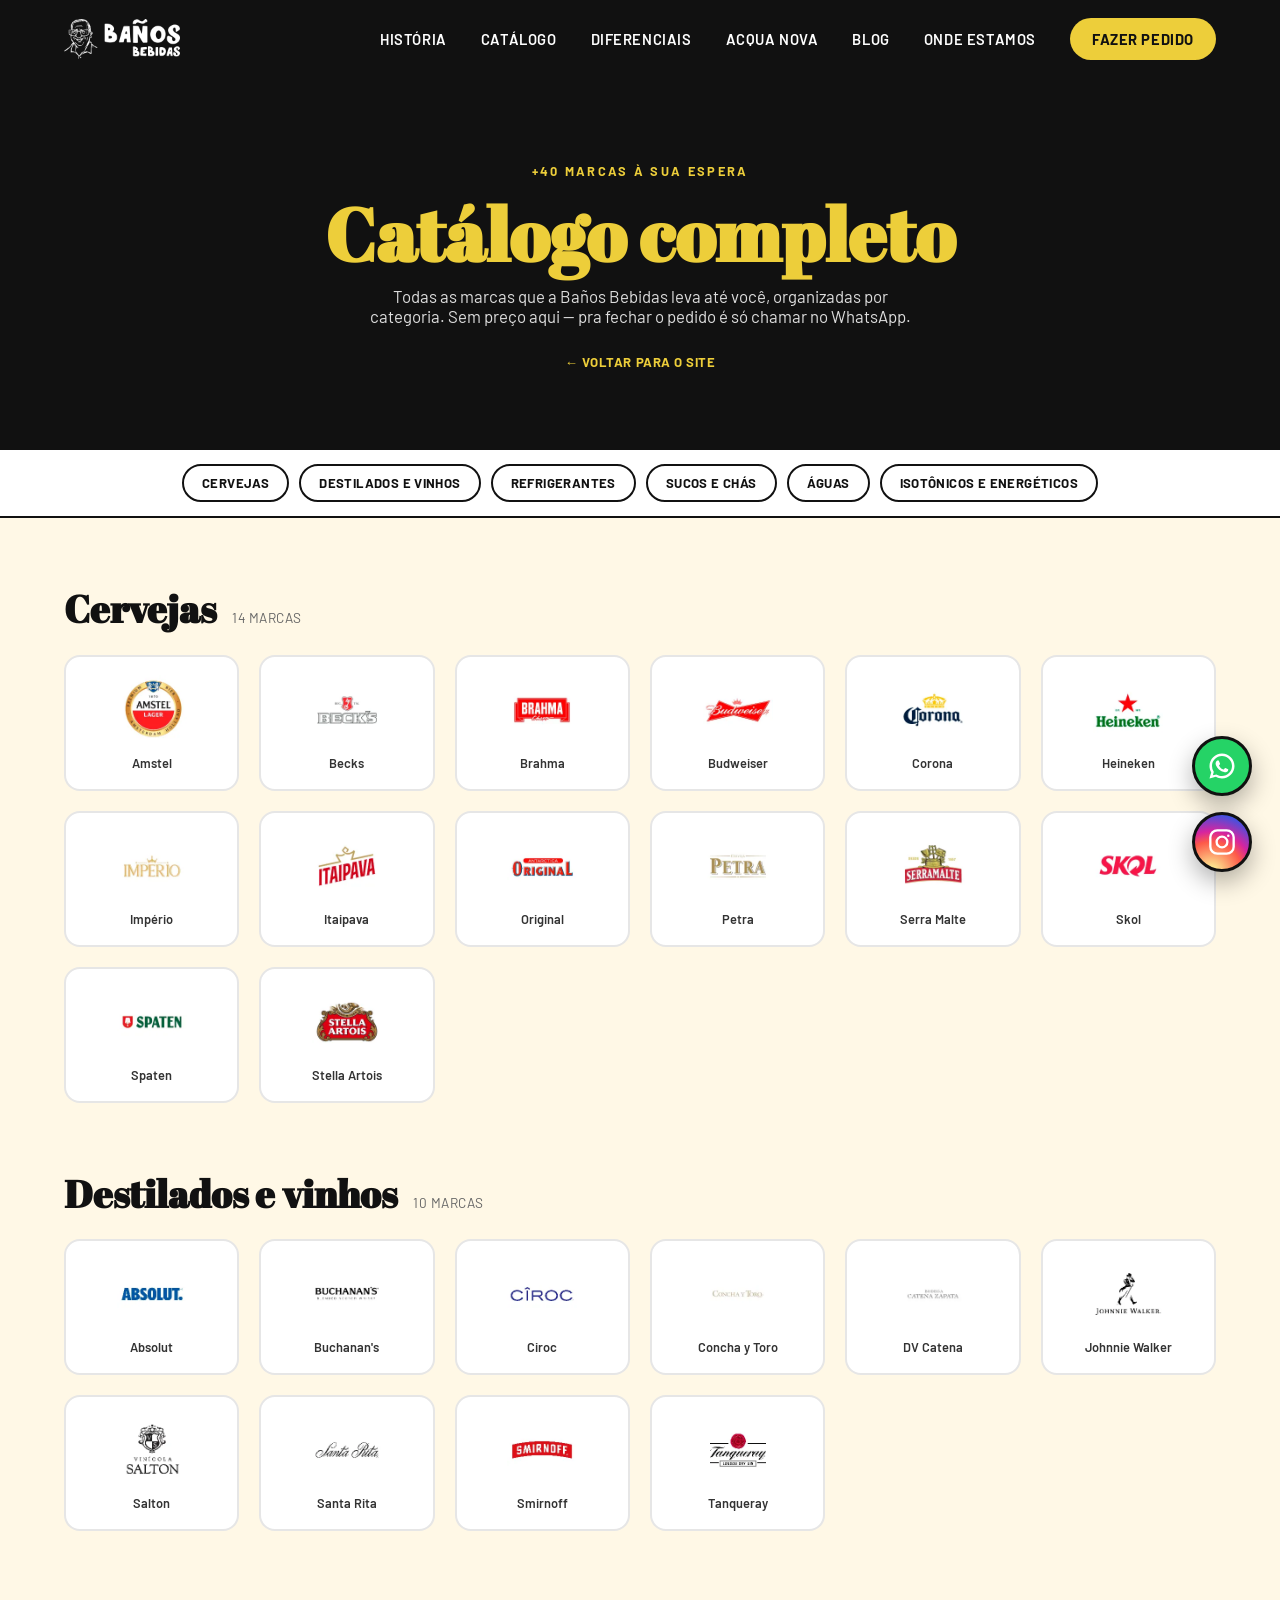
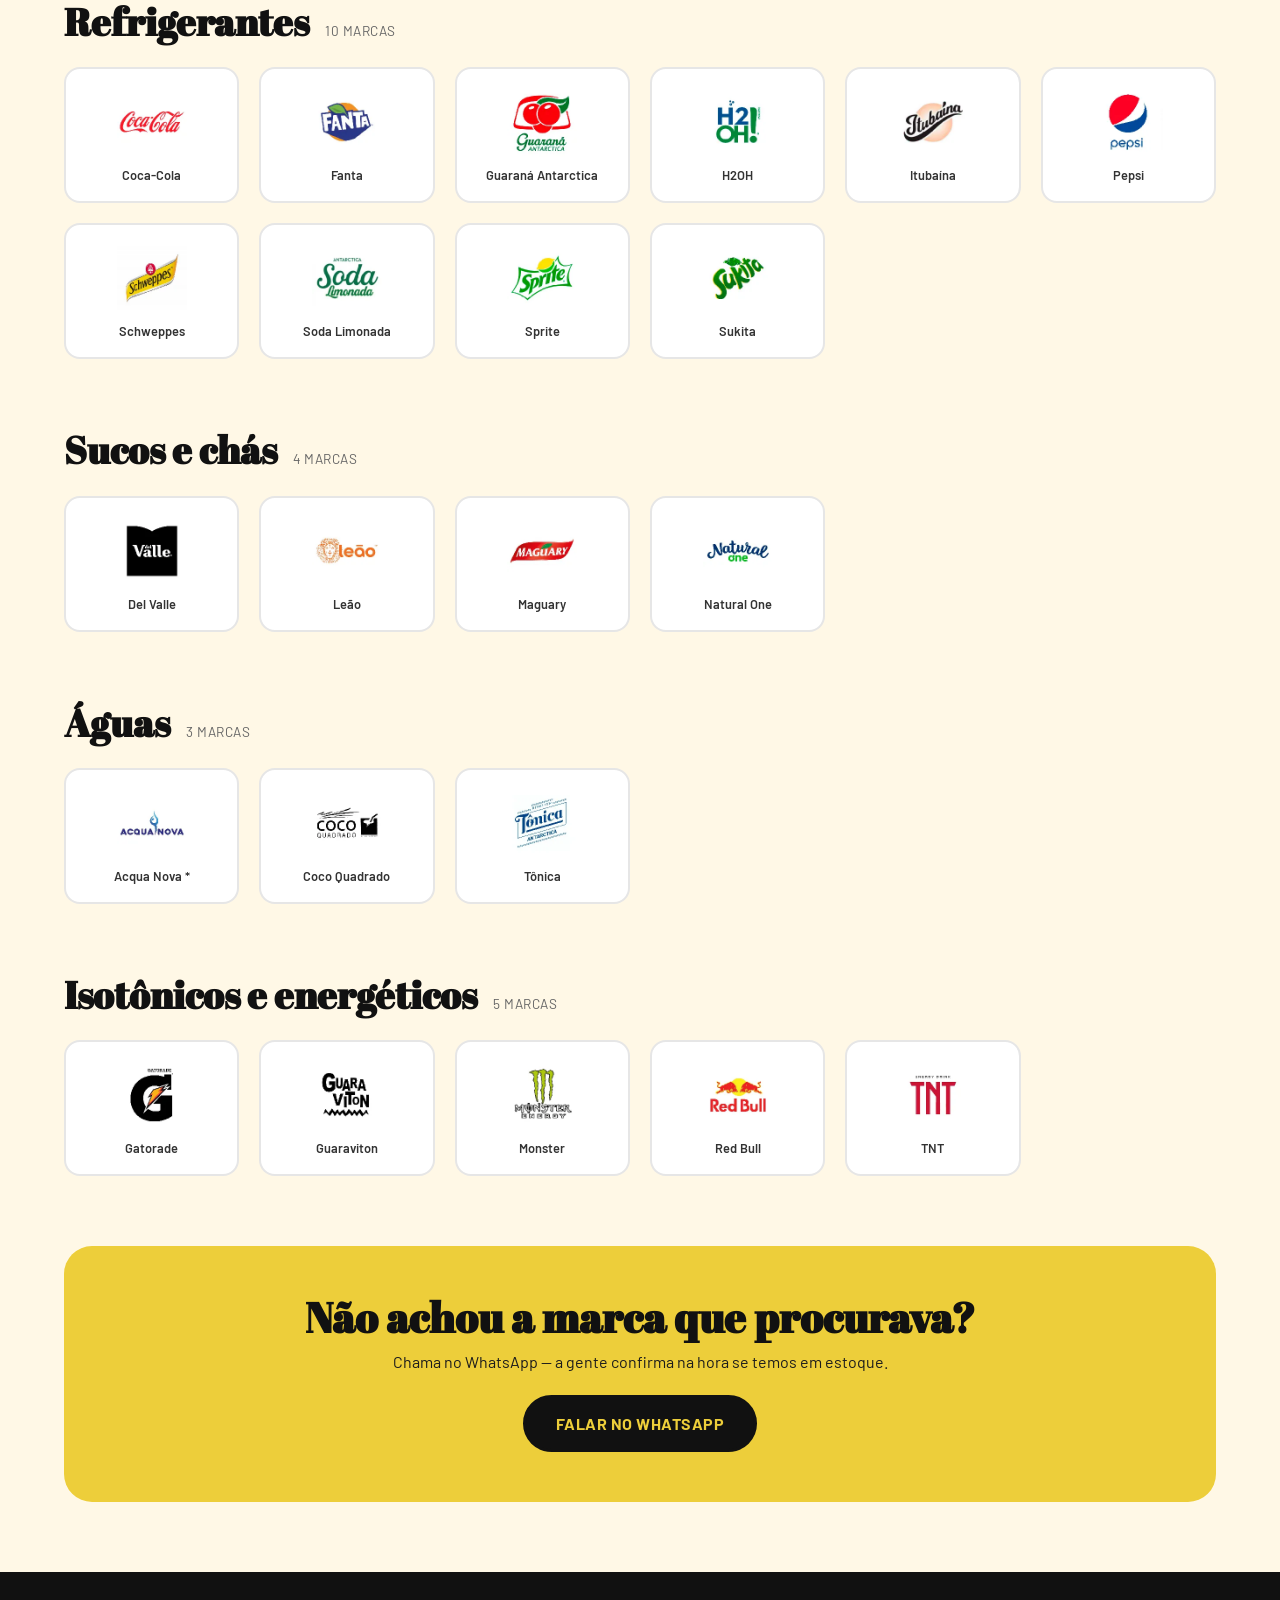
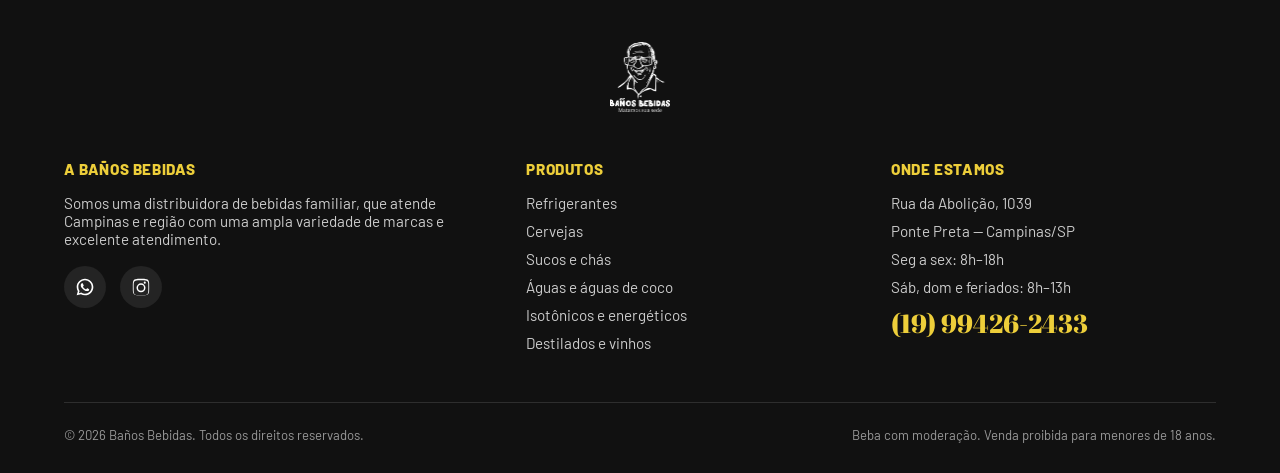
<file: catalogo.html>
<!DOCTYPE html>
<html lang="pt-BR">
<head>
<meta charset="utf-8">
<title>Catálogo de Bebidas | Baños Bebidas, Distribuidora em Campinas/SP</title>
<meta name="viewport" content="width=device-width, initial-scale=1, shrink-to-fit=no">
<meta name="description" content="Mais de 40 marcas de cervejas, destilados, vinhos, refrigerantes, sucos, águas e energéticos na Baños Bebidas, com entrega em Campinas e região.">
<link rel="icon" type="image/x-icon" href="assets/favicon.ico">
<link rel="canonical" href="https://www.banosbebidas.com.br/catalogo.html">
<meta name="robots" content="index, follow, max-image-preview:large">
<meta name="theme-color" content="#111111">
<meta name="geo.region" content="BR-SP">
<meta name="geo.placename" content="Campinas">
<meta name="geo.position" content="-22.9214609;-47.0490466">
<meta name="ICBM" content="-22.9214609, -47.0490466">
<meta property="og:type" content="website">
<meta property="og:site_name" content="Baños Bebidas">
<meta property="og:locale" content="pt_BR">
<meta property="og:title" content="Catálogo de Bebidas | Baños Bebidas, Distribuidora em Campinas/SP">
<meta property="og:description" content="Mais de 40 marcas de cervejas, destilados, vinhos, refrigerantes, sucos, águas e energéticos na Baños Bebidas, com entrega em Campinas e região.">
<meta property="og:url" content="https://www.banosbebidas.com.br/catalogo.html">
<meta property="og:image" content="https://www.banosbebidas.com.br/assets/og-banos-bebidas.jpg">
<meta property="og:image:width" content="1200">
<meta property="og:image:height" content="630">
<meta property="og:image:alt" content="Fachada da Baños Bebidas, distribuidora de bebidas na Rua da Abolição, Ponte Preta, Campinas/SP">
<meta name="twitter:card" content="summary_large_image">
<meta name="twitter:title" content="Catálogo de Bebidas | Baños Bebidas, Distribuidora em Campinas/SP">
<meta name="twitter:description" content="Mais de 40 marcas de cervejas, destilados, vinhos, refrigerantes, sucos, águas e energéticos na Baños Bebidas, com entrega em Campinas e região.">
<meta name="twitter:image" content="https://www.banosbebidas.com.br/assets/og-banos-bebidas.jpg">
<link rel="icon" type="image/png" sizes="32x32" href="assets/favicon-32.png">
<link rel="apple-touch-icon" href="assets/apple-touch-icon.png">
<script type="application/ld+json">
{
  "@context": "https://schema.org",
  "@graph": [
    {
      "@type": "BreadcrumbList",
      "itemListElement": [
        {
          "@type": "ListItem",
          "position": 1,
          "name": "Início",
          "item": "https://www.banosbebidas.com.br/"
        },
        {
          "@type": "ListItem",
          "position": 2,
          "name": "Catálogo completo",
          "item": "https://www.banosbebidas.com.br/catalogo.html"
        }
      ]
    }
  ]
}
</script>

<link rel="preload" href="fonts/abril-fatface-400.woff2" as="font" type="font/woff2" crossorigin>
<link rel="preload" href="fonts/barlow-400.woff2" as="font" type="font/woff2" crossorigin>
<link rel="preload" href="fonts/barlow-700.woff2" as="font" type="font/woff2" crossorigin>

<link rel="stylesheet" href="css/style.css?v=1792700001">
</head>
<body>

<!-- ============ REDES SOCIAIS FLUTUANTES ============ -->
<div class="social-float">
  <div class="whats-float">
    <a href="https://api.whatsapp.com/send?phone=5519994262433&text=" target="_blank" rel="noopener" aria-label="Fale conosco no WhatsApp">
      <svg class="whats-float-icon" viewBox="0 0 24 24" aria-hidden="true"><path d="M12 2C6.48 2 2 6.48 2 12c0 1.85.5 3.58 1.38 5.08L2 22l5.1-1.34C8.55 21.5 10.23 22 12 22c5.52 0 10-4.48 10-10S17.52 2 12 2zm0 18c-1.5 0-2.9-.4-4.1-1.1l-.3-.17-2.9.76.78-2.84-.19-.3A7.94 7.94 0 0 1 4 12c0-4.41 3.59-8 8-8s8 3.59 8 8-3.59 8-8 8zm4.4-5.6c-.24-.12-1.43-.7-1.65-.78-.22-.08-.38-.12-.54.12-.16.24-.62.78-.76.94-.14.16-.28.18-.52.06-.24-.12-1.02-.37-1.94-1.2-.72-.64-1.2-1.43-1.34-1.67-.14-.24-.01-.37.11-.49.12-.12.27-.3.4-.46.13-.15.17-.26.26-.43.08-.17.04-.31-.02-.43-.07-.12-.6-1.45-.82-1.98-.22-.52-.44-.44-.6-.45h-.52c-.17 0-.44.06-.68.31-.24.25-.9.88-.9 2.14 0 1.26.92 2.48 1.05 2.65.13.17 1.76 2.68 4.26 3.65.6.24 1.06.37 1.42.47.6.17 1.14.14 1.57.09.48-.06 1.43-.59 1.63-1.16.2-.56.2-1.04.14-1.15-.06-.1-.22-.17-.46-.29z"/></svg>
    </a>
    <span class="whats-float-label">Fale conosco</span>
  </div>
  <div class="insta-float">
    <a href="https://instagram.com/banosbebidas" target="_blank" rel="noopener" aria-label="Siga no Instagram">
      <svg class="insta-float-icon" viewBox="0 0 24 24" aria-hidden="true" fill="none" stroke="#fff" stroke-width="2"><rect x="2" y="2" width="20" height="20" rx="6"/><circle cx="12" cy="12" r="4.6"/><circle cx="17.4" cy="6.6" r="1.1" fill="#fff" stroke="none"/></svg>
    </a>
    <span class="whats-float-label">Seguir no Instagram</span>
  </div>
</div>

<!-- ============ NAV ============ -->
<header class="navbar" id="navbar">
  <div class="wrap">
    <a href="./" class="nav-logo"><img src="assets/logo-menu-banos.webp" alt="Baños Bebidas" width="116" height="40"></a>
    <nav class="nav-links" id="navLinks">
      <a href="./#historia">História</a>
      <a href="./#catalogo">Catálogo</a>
      <a href="./#diferenciais">Diferenciais</a>
      <a href="./#agua">Acqua Nova</a>
      <a href="./#blog">Blog</a>
      <a href="./#contato">Onde estamos</a>
      <a class="nav-cta" href="https://api.whatsapp.com/send?phone=5519994262433&text=Ol%C3%A1!%20Gostaria%20de%20fazer%20um%20pedido." target="_blank" rel="noopener">Fazer pedido</a>
    </nav>
    <button class="nav-toggle" id="navToggle" aria-label="Abrir menu"><span></span><span></span><span></span></button>
  </div>
</header>

<section class="cat-hero">
  <div class="wrap">
    <span class="eyebrow">+40 marcas à sua espera</span>
    <h1>Catálogo completo</h1>
    <p>Todas as marcas que a Baños Bebidas leva até você, organizadas por categoria. Sem preço aqui — pra fechar o pedido é só chamar no WhatsApp.</p>
    <a class="back-link" href="./">← Voltar para o site</a>
  </div>
</section>

<nav class="cat-nav">
  <a href="#cervejas">Cervejas</a>
  <a href="#destilados">Destilados e vinhos</a>
  <a href="#refrigerantes">Refrigerantes</a>
  <a href="#sucos">Sucos e chás</a>
  <a href="#aguas">Águas</a>
  <a href="#energeticos">Isotônicos e energéticos</a>
</nav>

<main class="cat-body">
  <div class="wrap">

    <section class="cat-section" id="cervejas">
      <div class="cat-section-head"><h2>Cervejas</h2><span>14 marcas</span></div>
      <div class="cat-grid">
        <div class="cat-item"><img src="assets/Marcas/marcas-cervejas_amstel.webp" alt="Amstel" width="160" height="160" loading="lazy" decoding="async"><span>Amstel</span></div>
        <div class="cat-item"><img src="assets/Marcas/marcas-cervejas_becks.webp" alt="Becks" width="160" height="160" loading="lazy" decoding="async"><span>Becks</span></div>
        <div class="cat-item"><img src="assets/Marcas/marcas-cervejas_brahma.webp" alt="Brahma" width="160" height="160" loading="lazy" decoding="async"><span>Brahma</span></div>
        <div class="cat-item"><img src="assets/Marcas/marcas-cervejas_budweiser.webp" alt="Budweiser" width="160" height="160" loading="lazy" decoding="async"><span>Budweiser</span></div>
        <div class="cat-item"><img src="assets/Marcas/marcas-cervejas_corona.webp" alt="Corona" width="160" height="160" loading="lazy" decoding="async"><span>Corona</span></div>
        <div class="cat-item"><img src="assets/Marcas/marcas-cervejas_heineken.webp" alt="Heineken" width="160" height="160" loading="lazy" decoding="async"><span>Heineken</span></div>
        <div class="cat-item"><img src="assets/Marcas/marcas-cervejas_imperio.webp" alt="Império" width="160" height="160" loading="lazy" decoding="async"><span>Império</span></div>
        <div class="cat-item"><img src="assets/Marcas/marcas-cervejas_itaipava.webp" alt="Itaipava" width="160" height="160" loading="lazy" decoding="async"><span>Itaipava</span></div>
        <div class="cat-item"><img src="assets/Marcas/marcas-cervejas_original.webp" alt="Original" width="160" height="160" loading="lazy" decoding="async"><span>Original</span></div>
        <div class="cat-item"><img src="assets/Marcas/marcas-cervejas_petra.webp" alt="Petra" width="160" height="160" loading="lazy" decoding="async"><span>Petra</span></div>
        <div class="cat-item"><img src="assets/Marcas/marcas-cervejas_serramalte.webp" alt="Serra Malte" width="160" height="160" loading="lazy" decoding="async"><span>Serra Malte</span></div>
        <div class="cat-item"><img src="assets/Marcas/marcas-cervejas_skol.webp" alt="Skol" width="160" height="160" loading="lazy" decoding="async"><span>Skol</span></div>
        <div class="cat-item"><img src="assets/Marcas/marcas-cervejas_spaten.webp" alt="Spaten" width="160" height="160" loading="lazy" decoding="async"><span>Spaten</span></div>
        <div class="cat-item"><img src="assets/Marcas/marcas-cervejas_stellaartois.webp" alt="Stella Artois" width="160" height="160" loading="lazy" decoding="async"><span>Stella Artois</span></div>
      </div>
    </section>

    <section class="cat-section" id="destilados">
      <div class="cat-section-head"><h2>Destilados e vinhos</h2><span>10 marcas</span></div>
      <div class="cat-grid">
        <div class="cat-item"><img src="assets/Marcas/marcas-destilados_absolut.webp" alt="Absolut" width="160" height="160" loading="lazy" decoding="async"><span>Absolut</span></div>
        <div class="cat-item"><img src="assets/Marcas/marcas-destilados_buchanans.webp" alt="Buchanan's" width="160" height="160" loading="lazy" decoding="async"><span>Buchanan's</span></div>
        <div class="cat-item"><img src="assets/Marcas/marcas-destilados_ciroc.webp" alt="Ciroc" width="160" height="160" loading="lazy" decoding="async"><span>Ciroc</span></div>
        <div class="cat-item"><img src="assets/Marcas/marcas-destilados_conchaytoro.webp" alt="Concha y Toro" width="160" height="160" loading="lazy" decoding="async"><span>Concha y Toro</span></div>
        <div class="cat-item"><img src="assets/Marcas/marcas-destilados_dvcatena.webp" alt="DV Catena" width="160" height="160" loading="lazy" decoding="async"><span>DV Catena</span></div>
        <div class="cat-item"><img src="assets/Marcas/marcas-destilados_johnniewalker.webp" alt="Johnnie Walker" width="160" height="160" loading="lazy" decoding="async"><span>Johnnie Walker</span></div>
        <div class="cat-item"><img src="assets/Marcas/marcas-destilados_salton.webp" alt="Salton" width="160" height="160" loading="lazy" decoding="async"><span>Salton</span></div>
        <div class="cat-item"><img src="assets/Marcas/marcas-destilados_santarita.webp" alt="Santa Rita" width="160" height="160" loading="lazy" decoding="async"><span>Santa Rita</span></div>
        <div class="cat-item"><img src="assets/Marcas/marcas-destilados_smirnoff.webp" alt="Smirnoff" width="160" height="160" loading="lazy" decoding="async"><span>Smirnoff</span></div>
        <div class="cat-item"><img src="assets/Marcas/marcas-destilados_tanqueray.webp" alt="Tanqueray" width="160" height="160" loading="lazy" decoding="async"><span>Tanqueray</span></div>
      </div>
    </section>

    <section class="cat-section" id="refrigerantes">
      <div class="cat-section-head"><h2>Refrigerantes</h2><span>10 marcas</span></div>
      <div class="cat-grid">
        <div class="cat-item"><img src="assets/Marcas/marcas-refrigerantes_coca-cola.webp" alt="Coca-Cola" width="160" height="160" loading="lazy" decoding="async"><span>Coca-Cola</span></div>
        <div class="cat-item"><img src="assets/Marcas/marcas-refrigerantes_fanta.webp" alt="Fanta" width="160" height="160" loading="lazy" decoding="async"><span>Fanta</span></div>
        <div class="cat-item"><img src="assets/Marcas/marcas-refrigerantes_guarana-antartica.webp" alt="Guaraná Antarctica" width="160" height="160" loading="lazy" decoding="async"><span>Guaraná Antarctica</span></div>
        <div class="cat-item"><img src="assets/Marcas/marcas-refrigerantes_h2oh.webp" alt="H2OH" width="160" height="160" loading="lazy" decoding="async"><span>H2OH</span></div>
        <div class="cat-item"><img src="assets/Marcas/marcas-refrigerantes_itubaina.webp" alt="Itubaína" width="160" height="160" loading="lazy" decoding="async"><span>Itubaína</span></div>
        <div class="cat-item"><img src="assets/Marcas/marcas-refrigerantes_pepsi.webp" alt="Pepsi" width="160" height="160" loading="lazy" decoding="async"><span>Pepsi</span></div>
        <div class="cat-item"><img src="assets/Marcas/marcas-refrigerantes_schweppes.webp" alt="Schweppes" width="160" height="160" loading="lazy" decoding="async"><span>Schweppes</span></div>
        <div class="cat-item"><img src="assets/Marcas/marcas-refrigerantes_soda-limonada.webp" alt="Soda Limonada" width="160" height="160" loading="lazy" decoding="async"><span>Soda Limonada</span></div>
        <div class="cat-item"><img src="assets/Marcas/marcas-refrigerantes_sprite.webp" alt="Sprite" width="160" height="160" loading="lazy" decoding="async"><span>Sprite</span></div>
        <div class="cat-item"><img src="assets/Marcas/marcas-refrigerantes_sukita.webp" alt="Sukita" width="160" height="160" loading="lazy" decoding="async"><span>Sukita</span></div>
      </div>
    </section>

    <section class="cat-section" id="sucos">
      <div class="cat-section-head"><h2>Sucos e chás</h2><span>4 marcas</span></div>
      <div class="cat-grid">
        <div class="cat-item"><img src="assets/Marcas/marcas-sucos_delvalle.webp" alt="Del Valle" width="160" height="160" loading="lazy" decoding="async"><span>Del Valle</span></div>
        <div class="cat-item"><img src="assets/Marcas/marcas-sucos_leao.webp" alt="Leão" width="160" height="160" loading="lazy" decoding="async"><span>Leão</span></div>
        <div class="cat-item"><img src="assets/Marcas/marcas-sucos_maguary.webp" alt="Maguary" width="160" height="160" loading="lazy" decoding="async"><span>Maguary</span></div>
        <div class="cat-item"><img src="assets/Marcas/marcas-sucos_naturalone.webp" alt="Natural One" width="160" height="160" loading="lazy" decoding="async"><span>Natural One</span></div>
      </div>
    </section>

    <section class="cat-section" id="aguas">
      <div class="cat-section-head"><h2>Águas</h2><span>3 marcas</span></div>
      <div class="cat-grid">
        <div class="cat-item"><img src="assets/Marcas/marcas-aguas_acquanova.webp" alt="Acqua Nova" width="160" height="160" loading="lazy" decoding="async"><span>Acqua Nova *</span></div>
        <div class="cat-item"><img src="assets/Marcas/marcas-aguas_cocoquadrado.webp" alt="Coco Quadrado" width="160" height="160" loading="lazy" decoding="async"><span>Coco Quadrado</span></div>
        <div class="cat-item"><img src="assets/Marcas/marcas-aguas_tonica.webp" alt="Tônica" width="160" height="160" loading="lazy" decoding="async"><span>Tônica</span></div>
      </div>
    </section>

    <section class="cat-section" id="energeticos">
      <div class="cat-section-head"><h2>Isotônicos e energéticos</h2><span>5 marcas</span></div>
      <div class="cat-grid">
        <div class="cat-item"><img src="assets/Marcas/marcas-energeticos_gatorade.webp" alt="Gatorade" width="160" height="160" loading="lazy" decoding="async"><span>Gatorade</span></div>
        <div class="cat-item"><img src="assets/Marcas/marcas-energeticos_guaraviton.webp" alt="Guaraviton" width="160" height="160" loading="lazy" decoding="async"><span>Guaraviton</span></div>
        <div class="cat-item"><img src="assets/Marcas/marcas-energeticos_monster.webp" alt="Monster" width="160" height="160" loading="lazy" decoding="async"><span>Monster</span></div>
        <div class="cat-item"><img src="assets/Marcas/marcas-energeticos_redbull.webp" alt="Red Bull" width="160" height="160" loading="lazy" decoding="async"><span>Red Bull</span></div>
        <div class="cat-item"><img src="assets/Marcas/marcas-energeticos_tnt.webp" alt="TNT" width="160" height="160" loading="lazy" decoding="async"><span>TNT</span></div>
      </div>
    </section>

    <div class="cat-cta">
      <h3>Não achou a marca que procurava?</h3>
      <p>Chama no WhatsApp — a gente confirma na hora se temos em estoque.</p>
      <a class="btn btn-dark" href="https://api.whatsapp.com/send?phone=5519994262433&text=Ol%C3%A1!%20Gostaria%20de%20saber%20sobre%20uma%20marca%20do%20cat%C3%A1logo." target="_blank" rel="noopener">Falar no WhatsApp</a>
    </div>

  </div>
</main>

<!-- ============ RODAPÉ ============ -->
<footer class="footer">
  <div class="wrap">
    <div class="footer-top"><img src="assets/logo-banos.webp" alt="Baños Bebidas" width="61" height="70" loading="lazy" decoding="async"></div>
    <div class="footer-grid">
      <div class="footer-col">
        <h2>A Baños Bebidas</h2>
        <p>Somos uma distribuidora de bebidas familiar, que atende Campinas e região com uma ampla variedade de marcas e excelente atendimento.</p>
        <div class="footer-social">
          <a href="https://api.whatsapp.com/send?phone=5519994262433&text=Ol%C3%A1!%20Gostaria%20de%20fazer%20um%20pedido." target="_blank" rel="noopener" aria-label="WhatsApp">
            <svg viewBox="0 0 24 24"><path d="M12 2C6.48 2 2 6.48 2 12c0 1.85.5 3.58 1.38 5.08L2 22l5.1-1.34C8.55 21.5 10.23 22 12 22c5.52 0 10-4.48 10-10S17.52 2 12 2zm0 18c-1.5 0-2.9-.4-4.1-1.1l-.3-.17-2.9.76.78-2.84-.19-.3A7.94 7.94 0 0 1 4 12c0-4.41 3.59-8 8-8s8 3.59 8 8-3.59 8-8 8zm4.4-5.6c-.24-.12-1.43-.7-1.65-.78-.22-.08-.38-.12-.54.12-.16.24-.62.78-.76.94-.14.16-.28.18-.52.06-.24-.12-1.02-.37-1.94-1.2-.72-.64-1.2-1.43-1.34-1.67-.14-.24-.01-.37.11-.49.12-.12.27-.3.4-.46.13-.15.17-.26.26-.43.08-.17.04-.31-.02-.43-.07-.12-.6-1.45-.82-1.98-.22-.52-.44-.44-.6-.45h-.52c-.17 0-.44.06-.68.31-.24.25-.9.88-.9 2.14 0 1.26.92 2.48 1.05 2.65.13.17 1.76 2.68 4.26 3.65.6.24 1.06.37 1.42.47.6.17 1.14.14 1.57.09.48-.06 1.43-.59 1.63-1.16.2-.56.2-1.04.14-1.15-.06-.1-.22-.17-.46-.29z"/></svg>
          </a>
          <a href="https://instagram.com/banosbebidas" target="_blank" rel="noopener" aria-label="Instagram">
            <svg viewBox="0 0 24 24"><path d="M12 2.2c3.2 0 3.58.01 4.85.07 1.17.05 1.8.24 2.22.4.56.22.96.48 1.38.9.42.42.68.82.9 1.38.16.42.35 1.05.4 2.22.06 1.27.07 1.65.07 4.85s-.01 3.58-.07 4.85c-.05 1.17-.24 1.8-.4 2.22-.22.56-.48.96-.9 1.38-.42.42-.82.68-1.38.9-.42.16-1.05.35-2.22.4-1.27.06-1.65.07-4.85.07s-3.58-.01-4.85-.07c-1.17-.05-1.8-.24-2.22-.4-.56-.22-.96-.48-1.38-.9-.42-.42-.68-.82-.9-1.38-.16-.42-.35-1.05-.4-2.22-.06-1.27-.07-1.65-.07-4.85s.01-3.58.07-4.85c.05-1.17.24-1.8.4-2.22.22-.56.48-.96.9-1.38.42-.42.82-.68 1.38-.9.42-.16 1.05-.35 2.22-.4C8.42 2.21 8.8 2.2 12 2.2zm0 1.8c-3.15 0-3.5.01-4.73.07-.96.04-1.48.2-1.82.34-.46.18-.78.39-1.12.73-.34.34-.55.66-.73 1.12-.14.34-.3.86-.34 1.82-.06 1.23-.07 1.58-.07 4.73s.01 3.5.07 4.73c.04.96.2 1.48.34 1.82.18.46.39.78.73 1.12.34.34.66.55 1.12.73.34.14.86.3 1.82.34 1.23.06 1.58.07 4.73.07s3.5-.01 4.73-.07c.96-.04 1.48-.2 1.82-.34.46-.18.78-.39 1.12-.73.34-.34.55-.66.73-1.12.14-.34.3-.86.34-1.82.06-1.23.07-1.58.07-4.73s-.01-3.5-.07-4.73c-.04-.96-.2-1.48-.34-1.82-.18-.46-.39-.78-.73-1.12-.34-.34-.66-.55-1.12-.73-.34-.14-.86-.3-1.82-.34-1.23-.06-1.58-.07-4.73-.07zm0 3.6a5.4 5.4 0 1 1 0 10.8 5.4 5.4 0 0 1 0-10.8zm0 1.8a3.6 3.6 0 1 0 0 7.2 3.6 3.6 0 0 0 0-7.2zm5.75-2.65a1.26 1.26 0 1 1-2.52 0 1.26 1.26 0 0 1 2.52 0z"/></svg>
          </a>
        </div>
      </div>
      <div class="footer-col">
        <h2>Produtos</h2>
        <ul>
          <li>Refrigerantes</li>
          <li>Cervejas</li>
          <li>Sucos e chás</li>
          <li>Águas e águas de coco</li>
          <li>Isotônicos e energéticos</li>
          <li>Destilados e vinhos</li>
        </ul>
      </div>
      <div class="footer-col">
        <h2>Onde estamos</h2>
        <ul>
          <li>Rua da Abolição, 1039</li>
          <li>Ponte Preta — Campinas/SP</li>
          <li>Seg a sex: 8h–18h</li>
          <li>Sáb, dom e feriados: 8h–13h</li>
        </ul>
        <span class="footer-phone">(19) 99426-2433</span>
      </div>
    </div>
    <div class="footer-bottom">
      <span>© 2026 Baños Bebidas. Todos os direitos reservados.</span>
      <span>Beba com moderação. Venda proibida para menores de 18 anos.</span>
    </div>
  </div>
</footer>

<script defer src="js/main.js?v=1792700001"></script>
</body>
</html>
</file>
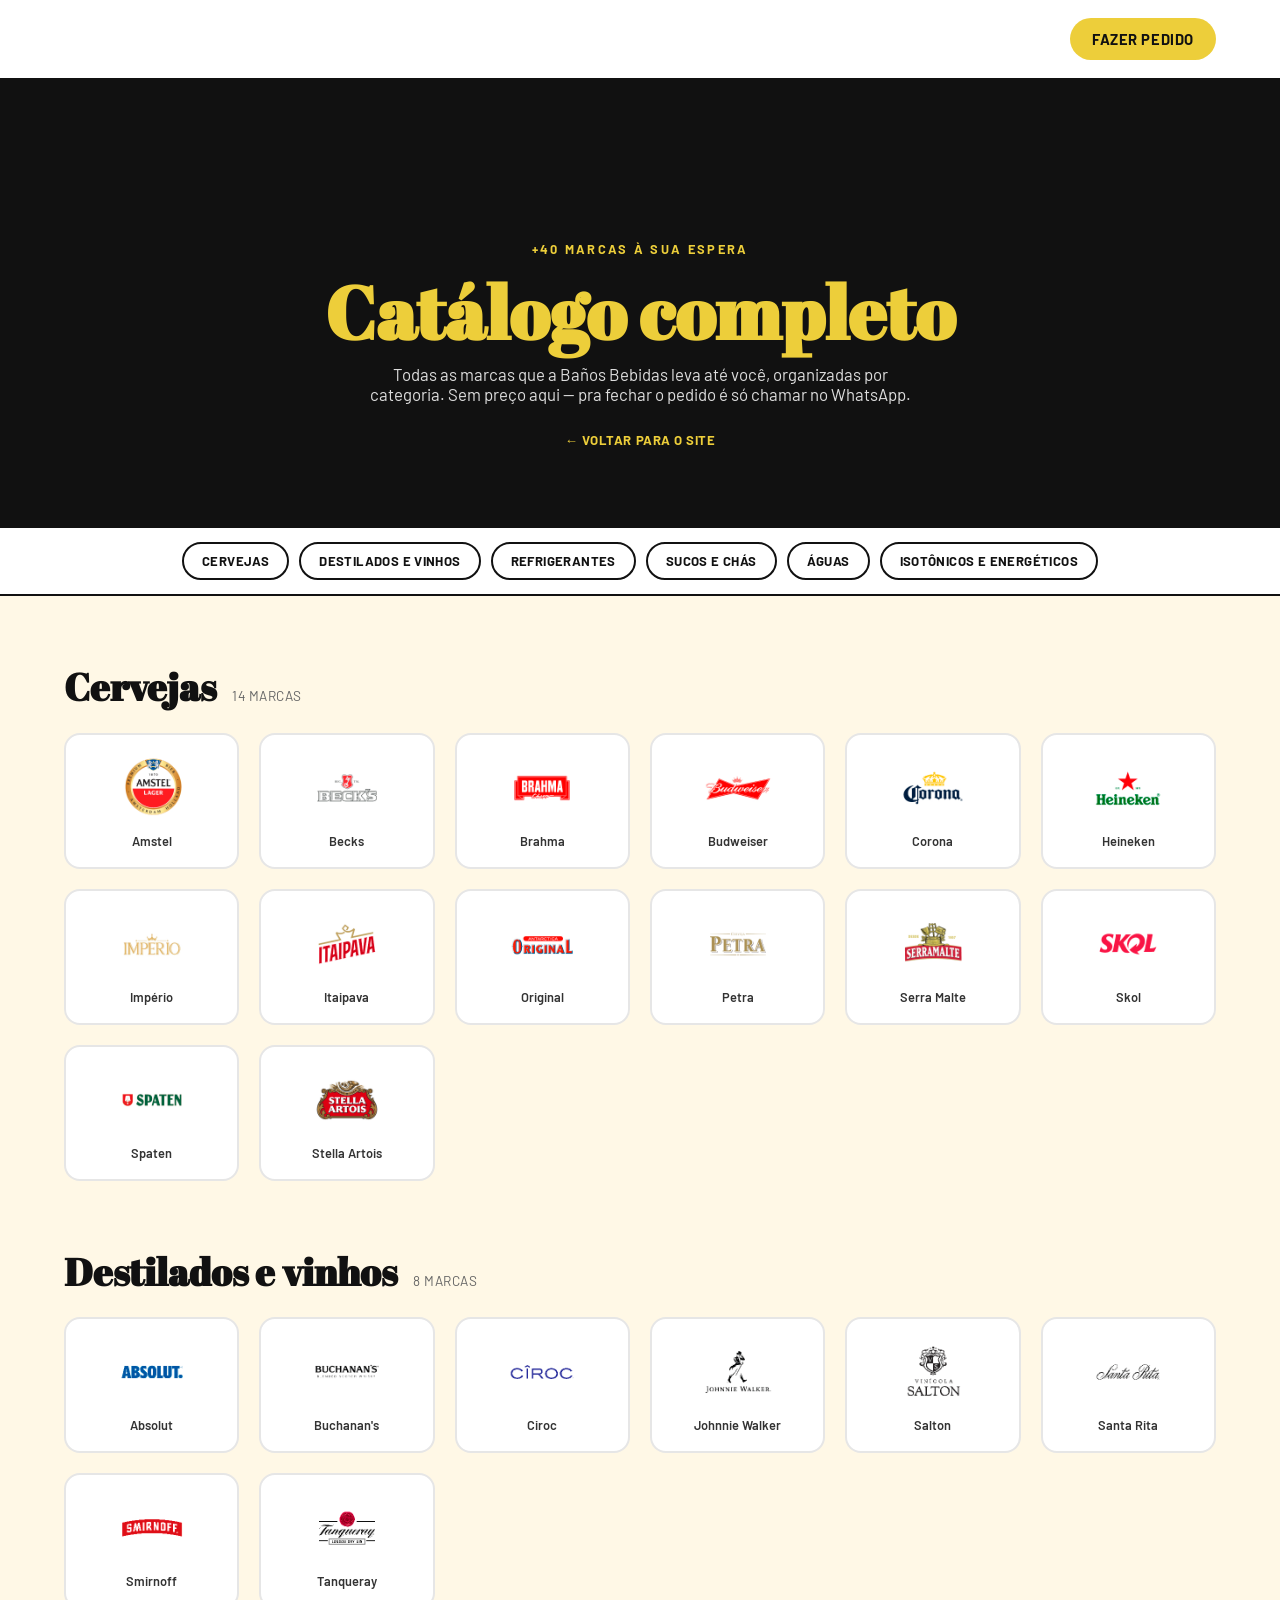
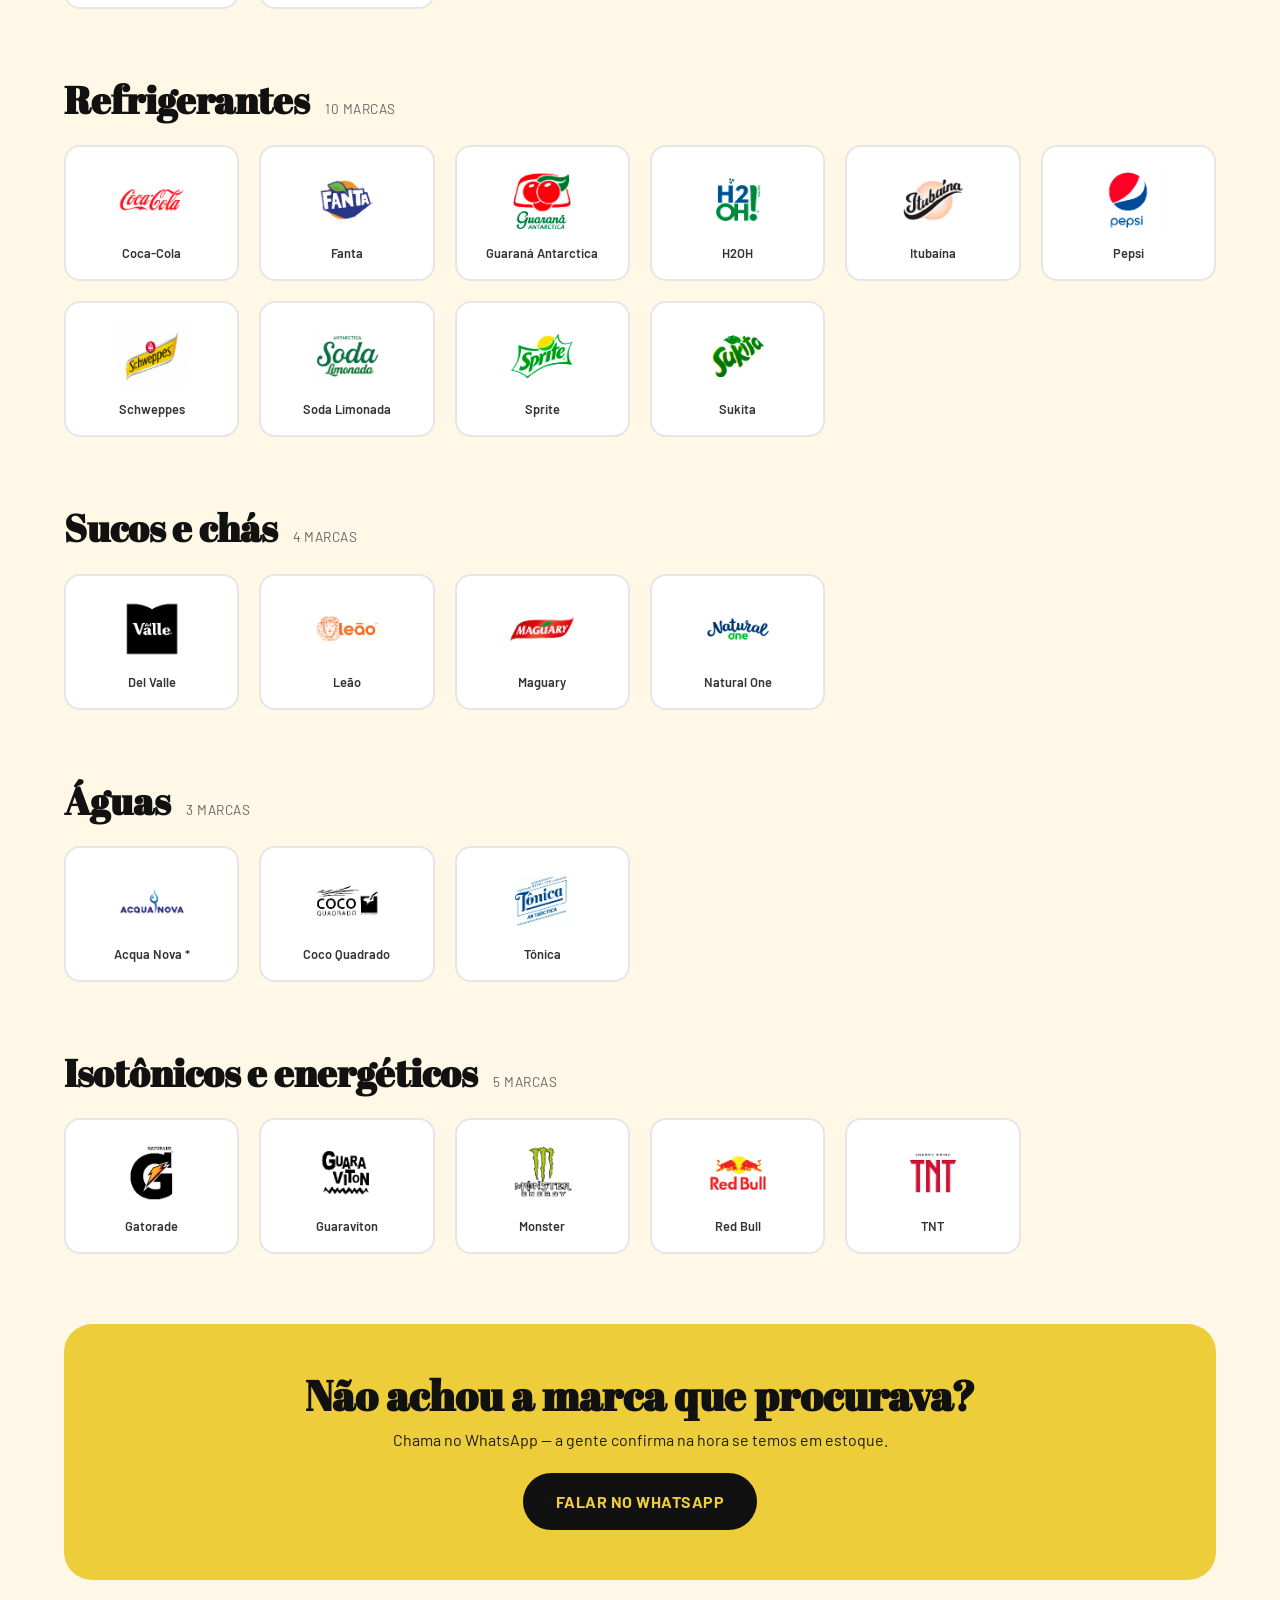
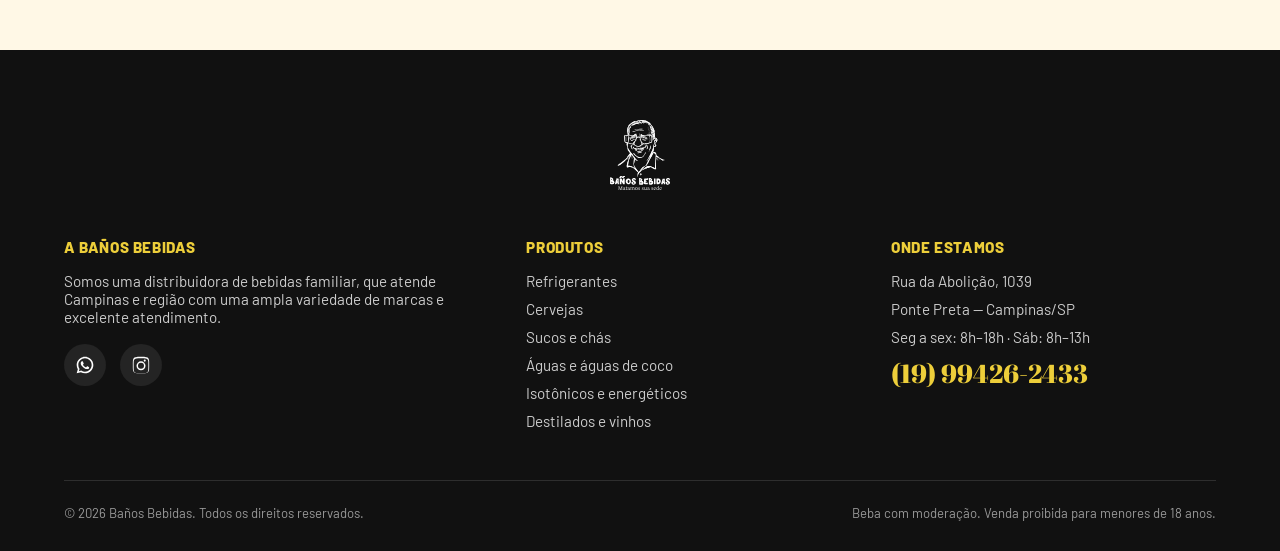
<file: opcao-1/catalogo.html>
<!DOCTYPE html>
<html lang="pt-BR">
<head>
<meta charset="utf-8">
<title>Catálogo completo — Baños Bebidas</title>
<meta name="viewport" content="width=device-width, initial-scale=1, shrink-to-fit=no">
<meta name="description" content="Catálogo completo de marcas da Baños Bebidas: cervejas, destilados e vinhos, refrigerantes, sucos e chás, águas e isotônicos e energéticos.">
<link rel="icon" type="image/x-icon" href="assets/favicon.ico">

<link rel="preconnect" href="https://fonts.googleapis.com">
<link rel="preconnect" href="https://fonts.gstatic.com" crossorigin>
<link href="https://fonts.googleapis.com/css2?family=Abril+Fatface&family=Barlow:ital,wght@0,400;0,500;0,600;0,700;0,800;1,400&display=swap" rel="stylesheet">

<link rel="stylesheet" href="css/style.css">
</head>
<body>

<!-- ============ NAV ============ -->
<header class="navbar scrolled" id="navbar" style="position:static;">
  <div class="wrap">
    <a href="index.html" class="nav-logo"><img src="assets/logo-menu-banos.svg" alt="Baños Bebidas"></a>
    <nav class="nav-links" id="navLinks">
      <a href="index.html#historia">História</a>
      <a href="index.html#catalogo">Catálogo</a>
      <a href="index.html#diferenciais">Diferenciais</a>
      <a href="index.html#agua">Acqua Nova</a>
      <a href="index.html#blog">Blog</a>
      <a href="index.html#contato">Onde estamos</a>
      <a class="nav-cta" href="https://api.whatsapp.com/send?phone=5519994262433&text=Ol%C3%A1!%20Gostaria%20de%20fazer%20um%20pedido." target="_blank" rel="noopener">Fazer pedido</a>
    </nav>
    <button class="nav-toggle" id="navToggle" aria-label="Abrir menu"><span></span><span></span><span></span></button>
  </div>
</header>

<section class="cat-hero">
  <div class="wrap">
    <span class="eyebrow">+40 marcas à sua espera</span>
    <h1>Catálogo completo</h1>
    <p>Todas as marcas que a Baños Bebidas leva até você, organizadas por categoria. Sem preço aqui — pra fechar o pedido é só chamar no WhatsApp.</p>
    <a class="back-link" href="index.html">← Voltar para o site</a>
  </div>
</section>

<nav class="cat-nav">
  <a href="#cervejas">Cervejas</a>
  <a href="#destilados">Destilados e vinhos</a>
  <a href="#refrigerantes">Refrigerantes</a>
  <a href="#sucos">Sucos e chás</a>
  <a href="#aguas">Águas</a>
  <a href="#energeticos">Isotônicos e energéticos</a>
</nav>

<main class="cat-body">
  <div class="wrap">

    <section class="cat-section" id="cervejas">
      <div class="cat-section-head"><h2>Cervejas</h2><span>14 marcas</span></div>
      <div class="cat-grid">
        <div class="cat-item"><img src="assets/Marcas/marcas-cervejas_amstel.jpg" alt="Amstel"><span>Amstel</span></div>
        <div class="cat-item"><img src="assets/Marcas/marcas-cervejas_becks.jpg" alt="Becks"><span>Becks</span></div>
        <div class="cat-item"><img src="assets/Marcas/marcas-cervejas_brahma.jpg" alt="Brahma"><span>Brahma</span></div>
        <div class="cat-item"><img src="assets/Marcas/marcas-cervejas_budweiser.jpg" alt="Budweiser"><span>Budweiser</span></div>
        <div class="cat-item"><img src="assets/Marcas/marcas-cervejas_corona.jpg" alt="Corona"><span>Corona</span></div>
        <div class="cat-item"><img src="assets/Marcas/marcas-cervejas_heineken.jpg" alt="Heineken"><span>Heineken</span></div>
        <div class="cat-item"><img src="assets/Marcas/marcas-cervejas_imperio.jpg" alt="Império"><span>Império</span></div>
        <div class="cat-item"><img src="assets/Marcas/marcas-cervejas_itaipava.jpg" alt="Itaipava"><span>Itaipava</span></div>
        <div class="cat-item"><img src="assets/Marcas/marcas-cervejas_original.jpg" alt="Original"><span>Original</span></div>
        <div class="cat-item"><img src="assets/Marcas/marcas-cervejas_petra.jpg" alt="Petra"><span>Petra</span></div>
        <div class="cat-item"><img src="assets/Marcas/marcas-cervejas_serramalte.jpg" alt="Serra Malte"><span>Serra Malte</span></div>
        <div class="cat-item"><img src="assets/Marcas/marcas-cervejas_skol.jpg" alt="Skol"><span>Skol</span></div>
        <div class="cat-item"><img src="assets/Marcas/marcas-cervejas_spaten.jpg" alt="Spaten"><span>Spaten</span></div>
        <div class="cat-item"><img src="assets/Marcas/marcas-cervejas_stellaartois.jpg" alt="Stella Artois"><span>Stella Artois</span></div>
      </div>
    </section>

    <section class="cat-section" id="destilados">
      <div class="cat-section-head"><h2>Destilados e vinhos</h2><span>8 marcas</span></div>
      <div class="cat-grid">
        <div class="cat-item"><img src="assets/Marcas/marcas-destilados_absolut.jpg" alt="Absolut"><span>Absolut</span></div>
        <div class="cat-item"><img src="assets/Marcas/marcas-destilados_buchanans.jpg" alt="Buchanan's"><span>Buchanan's</span></div>
        <div class="cat-item"><img src="assets/Marcas/marcas-destilados_ciroc.jpg" alt="Ciroc"><span>Ciroc</span></div>
        <div class="cat-item"><img src="assets/Marcas/marcas-destilados_johnniewalker.jpg" alt="Johnnie Walker"><span>Johnnie Walker</span></div>
        <div class="cat-item"><img src="assets/Marcas/marcas-destilados_salton.jpg" alt="Salton"><span>Salton</span></div>
        <div class="cat-item"><img src="assets/Marcas/marcas-destilados_santarita.jpg" alt="Santa Rita"><span>Santa Rita</span></div>
        <div class="cat-item"><img src="assets/Marcas/marcas-destilados_smirnoff.jpg" alt="Smirnoff"><span>Smirnoff</span></div>
        <div class="cat-item"><img src="assets/Marcas/marcas-destilados_tanqueray.jpg" alt="Tanqueray"><span>Tanqueray</span></div>
      </div>
    </section>

    <section class="cat-section" id="refrigerantes">
      <div class="cat-section-head"><h2>Refrigerantes</h2><span>10 marcas</span></div>
      <div class="cat-grid">
        <div class="cat-item"><img src="assets/Marcas/marcas-refrigerantes_coca-cola.jpg" alt="Coca-Cola"><span>Coca-Cola</span></div>
        <div class="cat-item"><img src="assets/Marcas/marcas-refrigerantes_fanta.jpg" alt="Fanta"><span>Fanta</span></div>
        <div class="cat-item"><img src="assets/Marcas/marcas-refrigerantes_guarana-antartica.jpg" alt="Guaraná Antarctica"><span>Guaraná Antarctica</span></div>
        <div class="cat-item"><img src="assets/Marcas/marcas-refrigerantes_h2oh.jpg" alt="H2OH"><span>H2OH</span></div>
        <div class="cat-item"><img src="assets/Marcas/marcas-refrigerantes_itubaina.jpg" alt="Itubaína"><span>Itubaína</span></div>
        <div class="cat-item"><img src="assets/Marcas/marcas-refrigerantes_pepsi.jpg" alt="Pepsi"><span>Pepsi</span></div>
        <div class="cat-item"><img src="assets/Marcas/marcas-refrigerantes_schweppes.jpg" alt="Schweppes"><span>Schweppes</span></div>
        <div class="cat-item"><img src="assets/Marcas/marcas-refrigerantes_soda-limonada.jpg" alt="Soda Limonada"><span>Soda Limonada</span></div>
        <div class="cat-item"><img src="assets/Marcas/marcas-refrigerantes_sprite.jpg" alt="Sprite"><span>Sprite</span></div>
        <div class="cat-item"><img src="assets/Marcas/marcas-refrigerantes_sukita.jpg" alt="Sukita"><span>Sukita</span></div>
      </div>
    </section>

    <section class="cat-section" id="sucos">
      <div class="cat-section-head"><h2>Sucos e chás</h2><span>4 marcas</span></div>
      <div class="cat-grid">
        <div class="cat-item"><img src="assets/Marcas/marcas-sucos_delvalle.jpg" alt="Del Valle"><span>Del Valle</span></div>
        <div class="cat-item"><img src="assets/Marcas/marcas-sucos_leao.jpg" alt="Leão"><span>Leão</span></div>
        <div class="cat-item"><img src="assets/Marcas/marcas-sucos_maguary.jpg" alt="Maguary"><span>Maguary</span></div>
        <div class="cat-item"><img src="assets/Marcas/marcas-sucos_naturalone.jpg" alt="Natural One"><span>Natural One</span></div>
      </div>
    </section>

    <section class="cat-section" id="aguas">
      <div class="cat-section-head"><h2>Águas</h2><span>3 marcas</span></div>
      <div class="cat-grid">
        <div class="cat-item"><img src="assets/Marcas/marcas-aguas_acquanova.jpg" alt="Acqua Nova"><span>Acqua Nova *</span></div>
        <div class="cat-item"><img src="assets/Marcas/marcas-aguas_cocoquadrado.jpg" alt="Coco Quadrado"><span>Coco Quadrado</span></div>
        <div class="cat-item"><img src="assets/Marcas/marcas-aguas_tonica.jpg" alt="Tônica"><span>Tônica</span></div>
      </div>
    </section>

    <section class="cat-section" id="energeticos">
      <div class="cat-section-head"><h2>Isotônicos e energéticos</h2><span>5 marcas</span></div>
      <div class="cat-grid">
        <div class="cat-item"><img src="assets/Marcas/marcas-energeticos_gatorade.jpg" alt="Gatorade"><span>Gatorade</span></div>
        <div class="cat-item"><img src="assets/Marcas/marcas-energeticos_guaraviton.jpg" alt="Guaraviton"><span>Guaraviton</span></div>
        <div class="cat-item"><img src="assets/Marcas/marcas-energeticos_monster.jpg" alt="Monster"><span>Monster</span></div>
        <div class="cat-item"><img src="assets/Marcas/marcas-energeticos_redbull.jpg" alt="Red Bull"><span>Red Bull</span></div>
        <div class="cat-item"><img src="assets/Marcas/marcas-energeticos_tnt.jpg" alt="TNT"><span>TNT</span></div>
      </div>
    </section>

    <div class="cat-cta">
      <h3>Não achou a marca que procurava?</h3>
      <p>Chama no WhatsApp — a gente confirma na hora se temos em estoque.</p>
      <a class="btn btn-dark" href="https://api.whatsapp.com/send?phone=5519994262433&text=Ol%C3%A1!%20Gostaria%20de%20saber%20sobre%20uma%20marca%20do%20cat%C3%A1logo." target="_blank" rel="noopener">Falar no WhatsApp</a>
    </div>

  </div>
</main>

<!-- ============ RODAPÉ ============ -->
<footer class="footer">
  <div class="wrap">
    <div class="footer-top"><img src="assets/logo-banos.svg" alt="Baños Bebidas"></div>
    <div class="footer-grid">
      <div class="footer-col">
        <h4>A Baños Bebidas</h4>
        <p>Somos uma distribuidora de bebidas familiar, que atende Campinas e região com uma ampla variedade de marcas e excelente atendimento.</p>
        <div class="footer-social">
          <a href="https://api.whatsapp.com/send?phone=5519994262433&text=Ol%C3%A1!%20Gostaria%20de%20fazer%20um%20pedido." target="_blank" rel="noopener" aria-label="WhatsApp">
            <svg viewBox="0 0 24 24"><path d="M12 2C6.48 2 2 6.48 2 12c0 1.85.5 3.58 1.38 5.08L2 22l5.1-1.34C8.55 21.5 10.23 22 12 22c5.52 0 10-4.48 10-10S17.52 2 12 2zm0 18c-1.5 0-2.9-.4-4.1-1.1l-.3-.17-2.9.76.78-2.84-.19-.3A7.94 7.94 0 0 1 4 12c0-4.41 3.59-8 8-8s8 3.59 8 8-3.59 8-8 8zm4.4-5.6c-.24-.12-1.43-.7-1.65-.78-.22-.08-.38-.12-.54.12-.16.24-.62.78-.76.94-.14.16-.28.18-.52.06-.24-.12-1.02-.37-1.94-1.2-.72-.64-1.2-1.43-1.34-1.67-.14-.24-.01-.37.11-.49.12-.12.27-.3.4-.46.13-.15.17-.26.26-.43.08-.17.04-.31-.02-.43-.07-.12-.6-1.45-.82-1.98-.22-.52-.44-.44-.6-.45h-.52c-.17 0-.44.06-.68.31-.24.25-.9.88-.9 2.14 0 1.26.92 2.48 1.05 2.65.13.17 1.76 2.68 4.26 3.65.6.24 1.06.37 1.42.47.6.17 1.14.14 1.57.09.48-.06 1.43-.59 1.63-1.16.2-.56.2-1.04.14-1.15-.06-.1-.22-.17-.46-.29z"/></svg>
          </a>
          <a href="https://instagram.com/banosbebidas" target="_blank" rel="noopener" aria-label="Instagram">
            <svg viewBox="0 0 24 24"><path d="M12 2.2c3.2 0 3.58.01 4.85.07 1.17.05 1.8.24 2.22.4.56.22.96.48 1.38.9.42.42.68.82.9 1.38.16.42.35 1.05.4 2.22.06 1.27.07 1.65.07 4.85s-.01 3.58-.07 4.85c-.05 1.17-.24 1.8-.4 2.22-.22.56-.48.96-.9 1.38-.42.42-.82.68-1.38.9-.42.16-1.05.35-2.22.4-1.27.06-1.65.07-4.85.07s-3.58-.01-4.85-.07c-1.17-.05-1.8-.24-2.22-.4-.56-.22-.96-.48-1.38-.9-.42-.42-.68-.82-.9-1.38-.16-.42-.35-1.05-.4-2.22-.06-1.27-.07-1.65-.07-4.85s.01-3.58.07-4.85c.05-1.17.24-1.8.4-2.22.22-.56.48-.96.9-1.38.42-.42.82-.68 1.38-.9.42-.16 1.05-.35 2.22-.4C8.42 2.21 8.8 2.2 12 2.2zm0 1.8c-3.15 0-3.5.01-4.73.07-.96.04-1.48.2-1.82.34-.46.18-.78.39-1.12.73-.34.34-.55.66-.73 1.12-.14.34-.3.86-.34 1.82-.06 1.23-.07 1.58-.07 4.73s.01 3.5.07 4.73c.04.96.2 1.48.34 1.82.18.46.39.78.73 1.12.34.34.66.55 1.12.73.34.14.86.3 1.82.34 1.23.06 1.58.07 4.73.07s3.5-.01 4.73-.07c.96-.04 1.48-.2 1.82-.34.46-.18.78-.39 1.12-.73.34-.34.55-.66.73-1.12.14-.34.3-.86.34-1.82.06-1.23.07-1.58.07-4.73s-.01-3.5-.07-4.73c-.04-.96-.2-1.48-.34-1.82-.18-.46-.39-.78-.73-1.12-.34-.34-.66-.55-1.12-.73-.34-.14-.86-.3-1.82-.34-1.23-.06-1.58-.07-4.73-.07zm0 3.6a5.4 5.4 0 1 1 0 10.8 5.4 5.4 0 0 1 0-10.8zm0 1.8a3.6 3.6 0 1 0 0 7.2 3.6 3.6 0 0 0 0-7.2zm5.75-2.65a1.26 1.26 0 1 1-2.52 0 1.26 1.26 0 0 1 2.52 0z"/></svg>
          </a>
        </div>
      </div>
      <div class="footer-col">
        <h4>Produtos</h4>
        <ul>
          <li>Refrigerantes</li>
          <li>Cervejas</li>
          <li>Sucos e chás</li>
          <li>Águas e águas de coco</li>
          <li>Isotônicos e energéticos</li>
          <li>Destilados e vinhos</li>
        </ul>
      </div>
      <div class="footer-col">
        <h4>Onde estamos</h4>
        <ul>
          <li>Rua da Abolição, 1039</li>
          <li>Ponte Preta — Campinas/SP</li>
          <li>Seg a sex: 8h–18h · Sáb: 8h–13h</li>
        </ul>
        <span class="footer-phone">(19) 99426-2433</span>
      </div>
    </div>
    <div class="footer-bottom">
      <span>© 2026 Baños Bebidas. Todos os direitos reservados.</span>
      <span>Beba com moderação. Venda proibida para menores de 18 anos.</span>
    </div>
  </div>
</footer>

<script src="js/main.js"></script>
</body>
</html>
</file>
<file: css/style.css>
/* ============================================================
   BAÑOS BEBIDAS — Protótipo A — "POP GELADO"
   Bold, gráfico, cheio de energia. Amarelo + preto + branco.
   ============================================================ */

/* fontes servidas do próprio site (antes vinham do Google Fonts, que
   bloqueava a renderização com 2 conexões extras). Só o subset latin,
   que cobre todo o português. */
@font-face{font-family:'Abril Fatface';font-style:normal;font-weight:400;font-display:swap;src:url('../fonts/abril-fatface-400.woff2') format('woff2');}
@font-face{font-family:'Barlow';font-style:normal;font-weight:400;font-display:swap;src:url('../fonts/barlow-400.woff2') format('woff2');}
@font-face{font-family:'Barlow';font-style:italic;font-weight:400;font-display:swap;src:url('../fonts/barlow-400-italic.woff2') format('woff2');}
@font-face{font-family:'Barlow';font-style:normal;font-weight:500;font-display:swap;src:url('../fonts/barlow-500.woff2') format('woff2');}
@font-face{font-family:'Barlow';font-style:normal;font-weight:600;font-display:swap;src:url('../fonts/barlow-600.woff2') format('woff2');}
@font-face{font-family:'Barlow';font-style:normal;font-weight:700;font-display:swap;src:url('../fonts/barlow-700.woff2') format('woff2');}
@font-face{font-family:'Barlow';font-style:normal;font-weight:800;font-display:swap;src:url('../fonts/barlow-800.woff2') format('woff2');}

:root{
  --yellow:#EDCE3A;
  --yellow-dark:#D9B819;
  --black:#111111;
  --white:#ffffff;
  --cream:#FFF8E6;
  --teal:#157987; /* uso minimo, só detalhe */
  --font-title:'Abril Fatface', serif;
  --font-body:'Barlow', sans-serif;
  --container:1200px;
}

*{box-sizing:border-box;}
html{scroll-behavior:smooth;}

@media (prefers-reduced-motion:reduce){
  *, *::before, *::after{animation-duration:.001ms!important;animation-iteration-count:1!important;transition-duration:.001ms!important;}
  html{scroll-behavior:auto;}
}
body{
  margin:0;
  font-family:var(--font-body);
  color:var(--black);
  background:var(--white);
  overflow-x:hidden;
  -webkit-font-smoothing:antialiased;
}
img{max-width:100%;display:block;}
a{text-decoration:none;color:inherit;}
ul{margin:0;padding:0;list-style:none;}
h1,h2,h3,h4{font-family:var(--font-title);line-height:1.05;margin:0;}
p{margin:0 0 1rem;}
.wrap{max-width:var(--container);margin:0 auto;padding:0 24px;}
.section{position:relative;overflow:hidden;}
.lazy-fallback{filter:none;}

/* botões */
.btn{
  display:inline-flex;align-items:center;gap:10px;
  font-family:var(--font-body);font-weight:700;
  font-size:1rem;text-transform:uppercase;letter-spacing:.03em;
  padding:16px 30px;border-radius:999px;border:3px solid var(--black);
  cursor:pointer;transition:transform .25s cubic-bezier(.34,1.56,.64,1), box-shadow .25s;
  white-space:nowrap;
}
.btn-primary{background:var(--yellow);color:var(--black);}
.btn-primary:hover{transform:translateY(-3px) scale(1.03);box-shadow:6px 8px 0 var(--black);}
.btn-outline{background:transparent;color:var(--white);border-color:var(--white);}
.btn-outline:hover{background:var(--white);color:var(--black);transform:translateY(-3px) scale(1.03);}
.btn-dark{background:var(--black);color:var(--yellow);border-color:var(--black);}
.btn-dark:hover{transform:translateY(-3px) scale(1.03);box-shadow:6px 8px 0 var(--yellow-dark);}

.eyebrow{
  font-family:var(--font-body);font-weight:700;text-transform:uppercase;
  letter-spacing:.18em;font-size:.8rem;color:var(--yellow);
}
.eyebrow.dark{color:var(--black);}

/* ============================================================
   SEAMS — transições fluidas entre seções (sem linha reta)
   ============================================================ */
.seam{
  position:relative;height:120px;margin-top:-1px;z-index:5;pointer-events:none;
}
.seam svg{width:100%;height:100%;display:block;}

/* seam-gradient: transição em degradê (sem corte de cor), usada nas bordas de #numeros */
.seam-gradient{height:160px;}

/* ============================================================
   NAV
   ============================================================ */
.navbar{
  position:fixed;top:0;left:0;right:0;z-index:1000;
  padding:18px 0;transition:background .35s ease, padding .35s ease, box-shadow .35s ease;
}
.navbar .wrap{display:flex;align-items:center;justify-content:space-between;}
.navbar.scrolled{background:rgba(17,17,17,.92);backdrop-filter:blur(8px);padding:10px 0;box-shadow:0 6px 24px rgba(0,0,0,.25);}
.nav-logo img{height:40px;width:auto;filter:brightness(0) invert(1);}
.nav-links{display:flex;gap:34px;align-items:center;}
.nav-links a{
  font-weight:600;font-size:.92rem;text-transform:uppercase;letter-spacing:.04em;
  color:var(--white);position:relative;padding:4px 0;
}
.nav-links a::after{
  content:'';position:absolute;left:0;bottom:-2px;height:3px;width:0;background:var(--yellow);
  transition:width .3s ease;
}
.nav-links a:hover::after{width:100%;}
.nav-cta{
  background:var(--yellow);color:var(--black)!important;padding:12px 22px!important;
  border-radius:999px;font-weight:700!important;
}
.nav-cta::after{display:none;}
.nav-toggle{display:none;background:none;border:none;cursor:pointer;z-index:1001;}
.nav-toggle span{display:block;width:28px;height:3px;background:var(--white);margin:6px 0;border-radius:2px;transition:.3s;}

@media (max-width:860px){
  .nav-links{
    position:fixed;inset:0;background:var(--black);flex-direction:column;justify-content:center;
    gap:28px;transform:translateX(100%);transition:transform .4s ease;
  }
  .nav-links.open{transform:translateX(0);}
  .nav-links a{font-size:1.4rem;}
  .nav-toggle{display:block;}
  .nav-toggle.open span:nth-child(1){transform:translateY(9px) rotate(45deg);}
  .nav-toggle.open span:nth-child(2){opacity:0;}
  .nav-toggle.open span:nth-child(3){transform:translateY(-9px) rotate(-45deg);}

  /* BUG do menu ao rolar: .navbar.scrolled usa backdrop-filter, e qualquer
     backdrop-filter/filter/transform num ancestral vira "containing block"
     pra descendentes position:fixed. Como .nav-links é fixed só aqui no
     mobile, assim que rolava a página o menu fullscreen (inset:0) parava de
     se referir à viewport e passava a se referir só à caixinha do header
     (.navbar), encolhendo o menu e cortando logo/itens. Por isso só ficava
     certo bem no topo (antes de .scrolled ligar o blur). Desligando o
     blur aqui (só no mobile) o menu volta a cobrir a tela inteira em
     qualquer posição de scroll. Desktop não usa .nav-links fixed, então
     mantém o blur normalmente (regra base intocada). */
  .navbar.scrolled{backdrop-filter:none;-webkit-backdrop-filter:none;}
}

/* ============================================================
   1. HERO
   ============================================================ */
.hero{
  background:var(--black);color:var(--white);
  min-height:100vh;display:flex;align-items:center;
  padding:140px 0 90px;position:relative;
}
.hero-bg-dots{
  position:absolute;inset:0;opacity:.06;
  background-image:radial-gradient(var(--yellow) 2px, transparent 2px);
  background-size:26px 26px;pointer-events:none;
}
.hero-grid{
  display:grid;grid-template-columns:1.2fr .8fr;gap:40px;align-items:center;position:relative;z-index:2;
}
.hero-title{
  font-size:clamp(2.7rem, 7vw, 5.6rem);color:var(--yellow);letter-spacing:.01em;
  margin:18px 0 22px;
}
.hero-title span{display:block;}
/* o eyebrow "Distribuidora de bebidas em Campinas/SP" fica DENTRO do h1
   (SEO local) mas com a mesma cara de antes, quando era um span solto
   acima do título: mesma altura de linha e o mesmo respiro de 18px */
.hero-title .eyebrow{line-height:19px;margin:0 0 18px;}
.hero-title{margin-top:0;}
/* "em" é um caractere a mais que o antigo "·": no celular o espaçamento
   cai um pouco para continuar cabendo em uma linha só, como antes */
@media (max-width:480px){.hero-title .eyebrow{letter-spacing:.12em;}}
.hero-title .stroke{
  -webkit-text-stroke:3px var(--yellow);color:transparent;
}
@supports not (-webkit-text-stroke: 1px solid){
  .hero-title .stroke{color:var(--yellow);}
}
.hero-lead{max-width:460px;font-size:1.1rem;color:#e9e9e9;margin-bottom:34px;}
.hero-actions{display:flex;flex-wrap:wrap;gap:16px;align-items:center;}
/* .hero-phone era <span> (display:inline) sem margem no desktop — ficava
   colado/sobreposto embaixo dos botões. Agora é um bloco próprio
   (.hero-contact) com espaço de verdade acima, incluindo o horário. */
.hero-contact{display:flex;flex-direction:column;gap:6px;margin-top:30px;}
.hero-phone{display:block;font-weight:700;letter-spacing:.03em;font-size:1.05rem;color:var(--white);opacity:.9;}
.hero-hours{display:block;font-size:.85rem;color:#c9c9c9;opacity:.85;}

.hero-figure{position:relative;display:flex;justify-content:center;align-items:center;}
.hero-blob{
  position:absolute;width:min(760px,128%);aspect-ratio:1/1;background:var(--yellow);
  border-radius:62% 38% 57% 43%/45% 61% 39% 55%;
  animation:blobMove 9s ease-in-out infinite;
  z-index:1;
}
@keyframes blobMove{
  0%,100%{border-radius:62% 38% 57% 43%/45% 61% 39% 55%;}
  33%{border-radius:41% 59% 64% 36%/58% 42% 58% 42%;}
  66%{border-radius:55% 45% 35% 65%/37% 55% 45% 63%;}
}
.hero-caricatura-float{
  position:relative;z-index:2;width:min(440px,92%);
  animation:heroFloat 6s ease-in-out infinite;
}
.hero-caricatura{display:block;width:100%;height:auto;filter:drop-shadow(0 20px 30px rgba(0,0,0,.35));}
@keyframes heroFloat{
  0%,100%{transform:translateY(0) rotate(-1deg);}
  50%{transform:translateY(-16px) rotate(1deg);}
}
.hero-halftone{
  position:absolute;width:140px;height:140px;border-radius:50%;
  background-image:radial-gradient(var(--white) 2px, transparent 2px);
  background-size:12px 12px;opacity:.5;top:-10px;right:0;z-index:0;
}

@media (max-width:900px){
  .hero-grid{grid-template-columns:1fr;text-align:center;}
  .hero-lead{margin-left:auto;margin-right:auto;}
  .hero-actions{justify-content:center;}
  .hero-figure{order:-1;margin-bottom:10px;}
  .hero-contact{align-items:center;}
}

/* mobile (até 768px): reduz a figura (estava enorme) e dá espaço vertical
   próprio pro telefone e pro horário, que se sobrepunham aos botões. */
@media (max-width:768px){
  .hero-blob{width:min(290px,78%);}
  .hero-caricatura-float{width:min(190px,54%);}
  .hero-halftone{width:90px;height:90px;}
  .hero-figure{margin-bottom:6px;}
  /* mais respiro entre o bloco telefone+horário e os botões "Fazer pedido"/
     "Conhecer a Baños" no mobile, com uma linha fina separando os dois. */
  .hero-contact{
    margin-top:40px;padding-top:16px;position:relative;align-items:center;
  }
  .hero-contact::before{
    content:'';position:absolute;top:0;left:50%;transform:translateX(-50%);
    width:52px;height:2px;background:rgba(255,255,255,.3);border-radius:2px;
  }
}

/* ============================================================
   2. NOSSA HISTÓRIA
   ============================================================ */
.historia{background:var(--cream);padding:40px 0 0;}
.historia-head{padding:48px 0 10px;text-align:center;}
.historia-head h2{font-size:clamp(2.4rem,5vw,3.6rem);color:var(--black);}
.historia-head .eyebrow{color:var(--teal);} /* único uso mínimo do petróleo, letras pequenas */

.historia-row{display:grid;grid-template-columns:1fr 1fr;gap:0;}
.historia-media{
  position:relative;height:100vh;overflow:hidden;
  display:flex;align-items:center;justify-content:center;padding:70px 48px;
}
.historia-frame{position:relative;width:min(420px,78%);height:min(520px,58vh);transform:rotate(-1.6deg);}
.historia-frame::before{
  content:'';position:absolute;top:-22px;left:34px;width:62%;height:16px;background:var(--yellow);
  border-radius:9px;transform:rotate(-5deg);z-index:4;box-shadow:0 6px 14px rgba(0,0,0,.2);
}
.historia-frame .img-stack{
  position:absolute;inset:0;overflow:hidden;
  border-radius:14px 86px 14px 86px;
  box-shadow:
    18px 22px 0 0 var(--yellow),
    0 8px 0 0 var(--black),
    0 46px 80px -14px rgba(0,0,0,.5),
    0 16px 28px rgba(0,0,0,.3);
}
.historia-frame img{
  position:absolute;inset:0;width:100%;height:100%;object-fit:cover;opacity:0;
}
.historia-frame img.is-active{opacity:1;}
.historia-frame .frame-ring{
  position:absolute;inset:14px;border:3px solid var(--black);border-radius:10px 70px 10px 70px;
  transform:rotate(2.2deg);z-index:3;pointer-events:none;
}
.historia-frame .badge-stamp{
  position:absolute;bottom:-18px;right:-30px;z-index:5;
  width:96px;height:96px;background:var(--yellow);border-radius:50%;
  display:flex;flex-direction:column;align-items:center;justify-content:center;
  text-align:center;transform:rotate(-8deg);box-shadow:0 10px 24px rgba(0,0,0,.25), 0 0 0 4px var(--black);
}
.badge-stamp img{width:48px;height:auto;margin-bottom:3px;filter:none;}
.badge-stamp small{font-size:.5rem;font-weight:700;text-transform:uppercase;letter-spacing:.03em;line-height:1.1;}

/* Desktop: cada bloco de texto ocupa um "slot" de 100vh, centralizado
   dentro dele — e não mais o grupo inteiro centralizado com gap:55vh.
   Isso bate exatamente com a divisão do scroll que o GSAP já faz no JS
   (scrollTrigger de 'top top' a 'bottom bottom', dividido em n frações
   iguais = n*100vh, uma por imagem). Antes, o 1º bloco começava colado no
   topo (padding 60px) enquanto a imagem ficava centralizada nos primeiros
   100vh do pin — os textos ficavam visivelmente mais altos que as fotos.
   Com cada bloco em min-height:100vh, o texto correspondente também fica
   centralizado bem no meio da mesma janela de 100vh que a foto ocupa. */
.historia-text{padding:0 50px 0 60px;display:flex;flex-direction:column;gap:0;}
.historia-block{max-width:480px;min-height:100vh;display:flex;flex-direction:column;justify-content:center;}
.historia-block h3{font-size:1.9rem;color:var(--black);margin-bottom:16px;font-family:var(--font-title);}
.historia-block p{font-size:1.08rem;line-height:1.65;color:#2b2b2b;}
.historia-block-img{display:none;} /* só aparece no mobile, ver media query abaixo */

/* mobile (até 900px): o dono pediu explicitamente SEM nenhum efeito de
   imagem flutuando/grudando (nada de sticky/pin) — é pra ser uma sequência
   simples e linear, tudo no fluxo normal da página, rolando junto com o
   resto: imagem 1 -> texto 1 -> imagem 2 -> texto 2 -> imagem 3 -> texto 3.
   Por isso aqui a gente ESCONDE o .historia-media (o container sticky com
   crossfade usado só no desktop) e mostra uma <img> simples e estática
   dentro de cada .historia-block (ver historia-block-img no HTML) — nada
   de JS, nada de scroll listener, só imagem e texto empilhados normalmente. */
@media (max-width:900px){
  .historia-row{display:block;}
  .historia-media{display:none;}
  .historia-text{display:flex;flex-direction:column;gap:0;padding:0 20px 36px;}
  .historia-block{
    max-width:100%;min-height:0;display:flex;flex-direction:column;justify-content:flex-start;
    padding:0 0 40px;margin-bottom:0;
  }
  .historia-block:last-child{padding-bottom:0;}
  .historia-block-img{
    display:block;width:100%;height:54vw;max-height:300px;object-fit:cover;
    border-radius:14px 54px 14px 54px;margin-bottom:20px;
    box-shadow:10px 12px 0 0 var(--yellow), 0 6px 0 0 var(--black);
  }
}

/* ============================================================
   3. CATÁLOGO — esteiras
   ============================================================ */
.catalogo{background:var(--white);padding:64px 0;}
.catalogo-head{text-align:center;margin-bottom:36px;}
.catalogo-head h2{font-size:clamp(2.4rem,5vw,3.6rem);}
.catalogo-head p{max-width:560px;margin:14px auto 0;color:#444;font-size:1.05rem;}

.esteira-block{margin-bottom:46px;}
.esteira-label{
  display:flex;align-items:center;gap:14px;margin:0 auto 20px;max-width:var(--container);padding:0 24px;
}
.esteira-label h3{font-family:var(--font-body);font-weight:800;font-size:1.3rem;text-transform:uppercase;letter-spacing:.03em;}
.esteira-label .dot{width:12px;height:12px;border-radius:50%;background:var(--yellow);border:2px solid var(--black);}
.esteira-label.alc .dot{background:var(--black);}

.marquee{
  width:100%;overflow:hidden;position:relative;
  -webkit-mask-image:linear-gradient(90deg,transparent,#000 8%,#000 92%,transparent);
  mask-image:linear-gradient(90deg,transparent,#000 8%,#000 92%,transparent);
}
.marquee-track{display:flex;gap:28px;width:max-content;animation:marqueeScroll 52s linear infinite;}
.marquee:hover .marquee-track{animation-play-state:paused;}
.marquee-track.reverse{animation-direction:reverse;animation-duration:58s;}
@keyframes marqueeScroll{from{transform:translateX(0);}to{transform:translateX(-50%);}}

.brand-card{
  flex:0 0 auto;width:190px;height:128px;background:transparent;
  display:flex;align-items:center;justify-content:center;padding:16px;
  border:none;box-shadow:none;
  transition:transform .25s ease;
}
.brand-card:hover{
  transform:translateY(-4px) scale(1.05);
}
.brand-card img{width:auto;height:auto;max-height:84px;max-width:100%;object-fit:contain;mix-blend-mode:multiply;}

.catalogo-cta{text-align:center;margin-top:40px;}

@media (max-width:768px){
  /* logos grandes demais no mobile, cabia pouco na esteira — reduz o card
     e a imagem, e aperta o espaçamento, pra caber mais marcas visíveis ao
     mesmo tempo. Desktop (acima de 768px) mantém o tamanho original. */
  .marquee-track{gap:16px;}
  .brand-card{width:112px;height:86px;padding:10px;}
  .brand-card img{max-height:52px;}
}

/* ============================================================
   4. NÚMEROS — glassmorphism
   ============================================================ */
.numeros{
  position:relative;padding:85px 0;color:var(--white);
  background:linear-gradient(160deg, rgba(17,17,17,.88), rgba(17,17,17,.72)), url('../assets/fachada-numeros.webp') center/cover no-repeat;
}
.numeros::before{
  content:'';position:absolute;inset:0;
  background:linear-gradient(135deg, rgba(237,206,58,.18), transparent 55%);
}
/* as seams de cima/baixo (seam-gradient) terminam em preto sólido #111111,
   mas a seção em si mostra a foto crua logo ali — sem transição real, só
   a aparência de "corte". Esse fade escurece as bordas da própria seção até
   preto puro, continuando o degradê da seam de forma integrada. */
.numeros::after{
  content:'';position:absolute;inset:0;z-index:1;pointer-events:none;
  background:linear-gradient(to bottom, #111111 0%, transparent 22%, transparent 78%, #111111 100%);
}
.numeros-head{text-align:center;max-width:620px;margin:0 auto 42px;position:relative;z-index:2;}
.numeros-head h2{font-size:clamp(2.2rem,4.6vw,3.2rem);color:var(--white);}
.numeros-head p{color:#ddd;margin-top:12px;}

.glass-grid{display:grid;grid-template-columns:repeat(3,1fr);gap:26px;position:relative;z-index:2;margin-bottom:42px;}
.glass-card{
  background:rgba(255,255,255,.08);border:1px solid rgba(255,255,255,.22);
  border-radius:22px;padding:38px 26px;text-align:center;position:relative;overflow:hidden;
  backdrop-filter:blur(14px);-webkit-backdrop-filter:blur(14px);
  box-shadow:0 20px 40px rgba(0,0,0,.25);
  transition:transform .35s cubic-bezier(.34,1.56,.64,1), box-shadow .35s ease, border-color .35s ease;
}
.glass-card::after{
  content:'';position:absolute;inset:0;border-radius:22px;pointer-events:none;opacity:0;
  background:radial-gradient(240px circle at var(--mx,50%) var(--my,50%), rgba(237,206,58,.28), transparent 62%);
  transition:opacity .35s ease;
}
.glass-card:hover{
  transform:translateY(-8px) scale(1.035);
  border-color:rgba(237,206,58,.55);
  box-shadow:0 28px 54px rgba(0,0,0,.35);
}
.glass-card:hover::after{opacity:1;}
.glass-card .num{font-family:var(--font-title);font-size:clamp(2.4rem,5vw,3.4rem);color:var(--yellow);display:block;position:relative;z-index:1;}
.glass-card .lbl{font-size:.92rem;text-transform:uppercase;letter-spacing:.04em;color:#f1f1f1;margin-top:8px;display:block;position:relative;z-index:1;}

.reels-row{display:grid;grid-template-columns:repeat(2,minmax(0,300px));gap:24px;justify-content:center;position:relative;z-index:2;}
.reel-card{
  aspect-ratio:9/16;background:rgba(255,255,255,.06);border:1px solid rgba(255,255,255,.25);
  border-radius:20px;backdrop-filter:blur(10px);display:flex;flex-direction:column;
  align-items:center;justify-content:center;gap:10px;color:#eee;position:relative;overflow:hidden;
}
.reel-card .play{
  width:52px;height:52px;border-radius:50%;background:var(--yellow);color:var(--black);
  display:flex;align-items:center;justify-content:center;font-size:1.1rem;
}
.reel-card small{font-size:.7rem;text-transform:uppercase;letter-spacing:.06em;opacity:.8;text-align:center;padding:0 10px;}

/* .reel-embed: o embed oficial do Instagram vem dentro de um iframe de
   outro domínio — não dá pra "editar" o que tem lá dentro (cabeçalho de
   perfil, barra de curtir/comentar), só cortar visualmente por fora com
   overflow:hidden. BUG CORRIGIDO: um max-height FIXO em px (calibrado pro
   card de 300px do desktop) não cortava nada no mobile, porque lá o grid
   encolhe o card (card mais estreito = vídeo mais baixo, já que o vídeo
   escala com a largura), então vídeo+link ficavam MENORES que o max-height
   fixo e a barra de like/comentário reaparecia por baixo. Trocado pelo
   truque clássico de "altura responsiva": height:0 + padding-top em % (que
   o CSS calcula sobre a LARGURA do próprio elemento) cria uma caixa cuja
   altura visível é sempre proporcional à largura real do card, em
   QUALQUER tamanho de tela — ~117% da largura (proporção do vídeo) + 41px
   fixos (a linha do link, que não escala). O cabeçalho continua escondido
   com o iframe deslocado pra cima (top:-80px), agora via position:absolute
   pra não interferir no cálculo de altura do height:0. Valores ESTIMADOS a
   partir de um print real — conferir visualmente em desktop E mobile. */
.reel-card.reel-embed{
  aspect-ratio:auto;padding:0;background:rgba(0,0,0,.25);
  height:0;padding-top:calc(117.4% + 26px);position:relative;
}
.reel-card.reel-embed .instagram-media{
  position:absolute;top:-80px;left:0;right:0;
  width:100% !important;min-width:0 !important;border-radius:20px;
}
/* placeholder escuro enquanto o embed monta: o Instagram cria o iframe com
   fundo branco inline, que piscava antes da capa chegar */
.reel-card.reel-embed iframe{border-radius:20px;background:#111 !important;}

@media (max-width:860px){
  .glass-grid{grid-template-columns:1fr;}
}

/* ============================================================
   5. DIFERENCIAIS — stepper/tabs
   ============================================================ */
.diferenciais{background:var(--yellow);padding:72px 0;}
.diferenciais-head{text-align:center;max-width:620px;margin:0 auto 38px;}
.diferenciais-head h2{font-size:clamp(2.2rem,4.6vw,3.2rem);color:var(--black);}
.diferenciais-head p{color:#1c1c1c;margin-top:12px;}

.stepper{display:grid;grid-template-columns:.9fr 1.3fr;gap:50px;align-items:center;}
.stepper-nav{display:flex;flex-direction:column;gap:14px;}
.step-btn{
  display:flex;align-items:center;gap:16px;background:transparent;border:3px solid var(--black);
  border-radius:999px;padding:16px 24px;cursor:pointer;font-family:var(--font-body);
  font-weight:700;text-transform:uppercase;letter-spacing:.03em;font-size:.95rem;color:var(--black);
  transition:background .25s, color .25s, transform .25s;text-align:left;
}
.step-btn .step-num{
  width:34px;height:34px;border-radius:50%;background:var(--black);color:var(--yellow);
  display:flex;align-items:center;justify-content:center;font-family:var(--font-title);flex:0 0 auto;
}
.step-btn.active{background:var(--black);color:var(--yellow);transform:translateX(8px);}
.step-btn.active .step-num{background:var(--yellow);color:var(--black);}
.step-btn:hover{transform:translateX(4px);}

.stepper-panel{
  background:var(--black);border-radius:28px;padding:48px;min-height:360px;position:relative;overflow:hidden;
  color:var(--white);
}
.step-content{display:none;grid-template-columns:1fr 1fr;gap:30px;align-items:center;}
.step-content.active{display:grid;}
.step-content h3{color:var(--yellow);font-size:2rem;margin-bottom:16px;}
.step-content p{color:#e4e4e4;font-size:1.05rem;line-height:1.6;}
.step-visual{
  aspect-ratio:1/1;border-radius:20px;background:var(--yellow);display:flex;align-items:center;justify-content:center;
  overflow:hidden;
}
.step-visual img{width:100%;height:100%;object-fit:cover;}
.step-visual .icon-fallback{font-size:3.4rem;}

@media (max-width:860px){
  .stepper{grid-template-columns:1fr;}
  .stepper-nav{flex-direction:row;flex-wrap:wrap;}
  .step-btn{flex:1 1 46%;justify-content:center;}
  .step-content{grid-template-columns:1fr;}
  .step-content .step-visual{order:-1;max-width:240px;margin:0 auto;}
}

/* ============================================================
   6. ÁGUA / ACQUA NOVA — vídeo em loop + overlay de marca
   ============================================================ */
.agua{
  background:var(--black);color:var(--white);
  min-height:92vh;display:flex;align-items:center;
  padding:120px 0;position:relative;overflow:hidden;
}
.agua-media{position:absolute;inset:0;z-index:0;}
.agua-video{
  position:absolute;inset:0;width:100%;height:100%;object-fit:cover;
  filter:saturate(1.15) brightness(.82) contrast(1.05);
}
.agua-overlay{
  position:absolute;inset:0;
  background:
    linear-gradient(100deg, rgba(17,17,17,.92) 0%, rgba(17,17,17,.55) 42%, rgba(17,17,17,.2) 70%, rgba(237,206,58,.22) 100%),
    linear-gradient(180deg, rgba(17,17,17,.25) 0%, rgba(17,17,17,.15) 40%, rgba(17,17,17,.75) 100%);
}
.agua-noise{
  position:absolute;inset:0;opacity:.05;mix-blend-mode:overlay;pointer-events:none;
  background-image:radial-gradient(var(--white) 1px, transparent 1px);
  background-size:4px 4px;
}

.agua-content{position:relative;z-index:2;}
.agua-copy{max-width:580px;}
.agua-copy .eyebrow{color:var(--yellow);}
.agua-copy h2{font-size:clamp(2.6rem,6vw,4.4rem);margin:16px 0 20px;color:var(--white);}
.agua-copy p{color:#e8e8e8;font-size:1.12rem;line-height:1.65;text-shadow:0 2px 12px rgba(0,0,0,.4);}
.agua-copy small{display:block;margin-top:16px;color:var(--yellow);font-style:italic;opacity:.95;}

.agua-ph{
  display:inline-flex;align-items:center;gap:16px;margin-top:26px;padding:16px 26px;
  border-radius:20px;background:rgba(255,255,255,.08);border:1px solid rgba(255,255,255,.28);
  backdrop-filter:blur(12px);-webkit-backdrop-filter:blur(12px);
  box-shadow:0 18px 36px rgba(0,0,0,.3);
}
.agua-ph-num{font-family:var(--font-title);font-size:2.6rem;color:var(--yellow);line-height:1;}
.agua-ph-lbl{font-size:.78rem;text-transform:uppercase;letter-spacing:.05em;font-weight:700;color:#f1f1f1;line-height:1.4;}

@media (max-width:900px){
  .agua{min-height:72vh;padding:90px 0;}
  .agua-copy{max-width:100%;text-align:center;margin:0 auto;}
  .agua-ph{margin-left:auto;margin-right:auto;}
}

/* ============================================================
   7. PEÇA JÁ — CTA final
   ============================================================ */
.cta-final{
  background:var(--yellow);padding:78px 0;text-align:center;position:relative;overflow:hidden;
}
.cta-final h2{
  font-size:clamp(2.8rem,8vw,5.4rem);color:var(--black);line-height:1;margin-bottom:18px;
}
.cta-final p{font-size:1.15rem;color:#1c1c1c;max-width:520px;margin:0 auto 34px;}
.cta-final .btn-whats{
  background:var(--black);color:var(--yellow);border-color:var(--black);font-size:1.1rem;padding:20px 40px;
  position:relative;overflow:hidden;
}
.btn-whats-icon{width:24px;height:24px;fill:var(--yellow);flex:0 0 auto;}
.cta-final .btn-whats::before{
  content:'';position:absolute;inset:0;border-radius:999px;border:3px solid var(--black);
  animation:pulseRing 2.2s ease-out infinite;
}
.cta-final .btn-whats::after{
  content:'';position:absolute;top:0;left:-60%;width:40%;height:100%;
  background:linear-gradient(120deg, transparent, rgba(237,206,58,.5), transparent);
  transform:skewX(-20deg);animation:ctaSheen 3.4s ease-in-out infinite;pointer-events:none;
}
@keyframes ctaSheen{
  0%{left:-60%;}
  55%{left:130%;}
  100%{left:130%;}
}
@keyframes pulseRing{
  0%{box-shadow:0 0 0 0 rgba(17,17,17,.35);}
  100%{box-shadow:0 0 0 22px rgba(17,17,17,0);}
}
.cta-final .phone-big{display:block;margin-top:26px;font-family:var(--font-title);font-size:1.6rem;color:var(--black);}
.cta-blob{position:absolute;border-radius:50%;background:rgba(17,17,17,.06);}
.cta-blob.b1{width:260px;height:260px;top:-80px;left:-80px;}
.cta-blob.b2{width:180px;height:180px;bottom:-60px;right:-40px;}

/* ============================================================
   8. BLOG
   ============================================================ */
.blog{background:var(--cream);padding:72px 0;}
.blog-head{text-align:center;max-width:600px;margin:0 auto 36px;}
.blog-head h2{font-size:clamp(2.2rem,4.6vw,3.2rem);}
.blog-head p{color:#444;margin-top:12px;}

.blog-grid{display:grid;grid-template-columns:repeat(4,1fr);gap:24px;}
.blog-card{
  background:var(--white);border-radius:20px;overflow:hidden;border:2px solid var(--black);
  display:flex;flex-direction:column;transition:transform .25s, box-shadow .25s;
}
.blog-card:hover{transform:translateY(-8px);box-shadow:8px 10px 0 var(--black);}
.blog-thumb{height:140px;display:flex;align-items:center;justify-content:center;font-size:2.4rem;background:var(--yellow);}
.blog-thumb-img{padding:0;overflow:hidden;}
.blog-thumb-img img{width:100%;height:100%;object-fit:cover;}
.blog-body{padding:22px;display:flex;flex-direction:column;gap:10px;flex:1;}
.blog-date{font-size:.75rem;text-transform:uppercase;letter-spacing:.06em;color:var(--teal);font-weight:700;}
.blog-body h3{font-family:var(--font-body);font-weight:800;font-size:1.08rem;line-height:1.3;}
.blog-body p{font-size:.92rem;color:#555;flex:1;}
.blog-more{font-weight:700;text-transform:uppercase;font-size:.78rem;letter-spacing:.04em;color:var(--black);
  display:inline-flex;align-items:center;gap:6px;}
.blog-more:hover{color:var(--teal);}

@media (max-width:1000px){.blog-grid{grid-template-columns:repeat(2,1fr);}}
@media (max-width:560px){.blog-grid{grid-template-columns:1fr;}}

/* ============================================================
   9. MAPA
   ============================================================ */
.mapa{background:var(--black);color:var(--white);padding:72px 0;}
.mapa-grid{display:grid;grid-template-columns:1fr 1fr;gap:40px;align-items:center;}
.mapa-copy .eyebrow{color:var(--yellow);}
.mapa-copy h2{color:var(--white);font-size:clamp(2.2rem,4.6vw,3.2rem);margin:14px 0 22px;}
.mapa-info{display:flex;gap:16px;margin-bottom:20px;align-items:flex-start;}
.mapa-info .ic{
  width:44px;height:44px;border-radius:50%;background:var(--yellow);color:var(--black);
  display:flex;align-items:center;justify-content:center;flex:0 0 auto;font-size:1.1rem;
}
.mapa-info strong{display:block;margin-bottom:4px;}
.mapa-info p{margin:0;color:#ccc;}
.mapa-frame{border-radius:24px;overflow:hidden;border:4px solid var(--yellow);aspect-ratio:4/3;}
.mapa-frame iframe{width:100%;height:100%;border:0;}

@media (max-width:900px){.mapa-grid{grid-template-columns:1fr;}}

/* ============================================================
   10. RODAPÉ
   ============================================================ */
.footer{background:var(--black);color:var(--white);padding:70px 0 30px;}
.footer-top{display:flex;justify-content:center;margin-bottom:50px;}
.footer-top img{height:70px;width:auto;filter:brightness(0) invert(1);}
.footer-grid{display:grid;grid-template-columns:1.3fr 1fr 1fr;gap:40px;padding-bottom:40px;border-bottom:1px solid rgba(255,255,255,.12);}
.footer-col h2{font-family:var(--font-body);font-weight:800;text-transform:uppercase;letter-spacing:.04em;font-size:.95rem;color:var(--yellow);margin-bottom:16px;}
.footer-col p{color:#ccc;font-size:.95rem;}
.footer-col ul li{margin-bottom:10px;color:#ccc;font-size:.95rem;}
.footer-col ul li a:hover{color:var(--yellow);}
.footer-phone{font-family:var(--font-title);font-size:1.6rem;color:var(--yellow);margin-top:10px;display:block;}
.footer-social{display:flex;gap:14px;margin-top:18px;}
.footer-social a{
  width:42px;height:42px;border-radius:50%;background:rgba(255,255,255,.08);
  display:flex;align-items:center;justify-content:center;transition:background .25s, transform .25s;
}
.footer-social a:hover{background:var(--yellow);transform:translateY(-3px);}
.footer-social svg{width:20px;height:20px;fill:var(--white);}
.footer-social a:hover svg{fill:var(--black);}
.footer-bottom{display:flex;flex-wrap:wrap;justify-content:space-between;gap:10px;padding-top:24px;font-size:.82rem;color:#999;}

@media (max-width:860px){
  .footer-grid{grid-template-columns:1fr;gap:30px;text-align:left;}
}

/* reveal utility usado pelo GSAP (estado inicial via JS/CSS fallback) */
.reveal{opacity:0;transform:translateY(30px);}
.reveal.in{opacity:1;transform:none;}

/* ============================================================
   REDES SOCIAIS FLUTUANTES — fixo em todas as páginas
   ============================================================ */
.social-float{
  position:fixed;right:28px;bottom:28px;z-index:900;
  display:flex;flex-direction:column;align-items:flex-end;gap:16px;
}
.whats-float,.insta-float{position:relative;display:flex;align-items:center;justify-content:flex-end;}
.insta-float a{
  position:relative;z-index:2;
  width:60px;height:60px;border-radius:50%;
  background:radial-gradient(circle at 30% 107%, #fdf497 0%, #fdf497 5%, #fd5949 45%, #d6249f 60%, #285AEB 90%);
  border:3px solid var(--black);
  display:flex;align-items:center;justify-content:center;
  box-shadow:0 10px 24px rgba(0,0,0,.3);
  transition:transform .3s cubic-bezier(.34,1.56,.64,1), box-shadow .3s ease;
}
.insta-float a:hover{transform:scale(1.08);box-shadow:0 14px 30px rgba(0,0,0,.35);}
.insta-float-icon{width:28px;height:28px;position:relative;z-index:1;}
.whats-float a{
  position:relative;z-index:2;
  width:60px;height:60px;border-radius:50%;
  background:#25D366;border:3px solid var(--black);
  display:flex;align-items:center;justify-content:center;
  box-shadow:0 10px 24px rgba(0,0,0,.3);
  transition:transform .3s cubic-bezier(.34,1.56,.64,1), box-shadow .3s ease;
}
.whats-float a::before{
  content:'';position:absolute;inset:-3px;border-radius:50%;
  box-shadow:0 0 0 0 rgba(37,211,102,.55);
  animation:whatsFloatPulse 2.4s ease-out infinite;
  pointer-events:none;
}
.whats-float a:hover{transform:scale(1.08);box-shadow:0 14px 30px rgba(0,0,0,.35);}
.whats-float-icon{width:30px;height:30px;fill:#fff;position:relative;z-index:1;}
@keyframes whatsFloatPulse{
  0%{box-shadow:0 0 0 0 rgba(37,211,102,.55);}
  70%{box-shadow:0 0 0 18px rgba(37,211,102,0);}
  100%{box-shadow:0 0 0 18px rgba(37,211,102,0);}
}
.whats-float-label{
  position:absolute;right:76px;bottom:16px;
  background:var(--black);color:var(--yellow);font-weight:700;font-size:.85rem;
  white-space:nowrap;padding:10px 18px;border-radius:999px;
  opacity:0;transform:translateX(10px);pointer-events:none;
  transition:opacity .3s ease, transform .3s ease;
  box-shadow:0 8px 20px rgba(0,0,0,.25);
}
.whats-float:hover .whats-float-label,.insta-float:hover .whats-float-label{opacity:1;transform:translateX(0);}

@media (max-width:600px){
  .social-float{right:16px;bottom:16px;gap:12px;}
  .whats-float a,.insta-float a{width:52px;height:52px;}
  .whats-float-icon{width:26px;height:26px;}
  .insta-float-icon{width:24px;height:24px;}
  .whats-float-label{display:none;}
}

/* ============================================================
   CATALOGO.HTML — página completa de marcas
   ============================================================ */
.cat-hero{
  background:var(--black);color:var(--white);padding:160px 0 80px;text-align:center;position:relative;overflow:hidden;
}
.cat-hero h1{font-size:clamp(2.6rem,7vw,4.6rem);color:var(--yellow);margin:16px 0 14px;}
.cat-hero p{max-width:560px;margin:0 auto;color:#ddd;font-size:1.05rem;}
.cat-hero .back-link{
  display:inline-flex;align-items:center;gap:8px;margin-top:28px;color:var(--yellow);font-weight:700;
  text-transform:uppercase;font-size:.82rem;letter-spacing:.04em;
}

.cat-nav{
  position:sticky;top:60px;z-index:50;background:var(--white);border-bottom:2px solid var(--black);
  padding:14px 0;display:flex;gap:10px;flex-wrap:wrap;justify-content:center;
  transition:top .35s ease;
}
.cat-nav a{
  font-size:.82rem;font-weight:700;text-transform:uppercase;letter-spacing:.03em;
  padding:9px 18px;border-radius:999px;border:2px solid var(--black);color:var(--black);
  transition:background .2s, color .2s;
}
.cat-nav a:hover, .cat-nav a.active{background:var(--black);color:var(--yellow);}

.cat-body{background:var(--cream);padding:70px 0;}
.cat-section{margin-bottom:70px;}
.cat-section-head{display:flex;align-items:baseline;gap:16px;margin-bottom:26px;}
.cat-section-head h2{font-size:clamp(1.8rem,3.6vw,2.4rem);}
.cat-section-head span{font-size:.85rem;color:#666;text-transform:uppercase;letter-spacing:.04em;}

.cat-grid{
  display:grid;grid-template-columns:repeat(auto-fill,minmax(150px,1fr));gap:20px;
}
.cat-item{
  background:var(--white);border-radius:16px;border:2px solid rgba(17,17,17,.1);
  padding:18px;display:flex;flex-direction:column;align-items:center;gap:10px;
  transition:transform .2s, box-shadow .2s, border-color .2s;
}
.cat-item:hover{transform:translateY(-5px);box-shadow:6px 8px 0 var(--black);border-color:var(--black);}
.cat-item img{height:70px;width:auto;object-fit:contain;mix-blend-mode:multiply;}
.cat-item span{font-size:.8rem;font-weight:600;text-align:center;color:#333;}

.cat-cta{
  background:var(--yellow);border-radius:28px;padding:50px 30px;text-align:center;margin-top:10px;
}
.cat-cta h3{font-size:clamp(1.8rem,4vw,2.6rem);margin-bottom:12px;}
.cat-cta p{color:#1c1c1c;margin-bottom:24px;}

@media (max-width:600px){
  .cat-nav{position:static;}
  .cat-grid{grid-template-columns:repeat(auto-fill,minmax(120px,1fr));}
}
</file>
<file: css/blog-post.css>
/* ============================================================
   BAÑOS BEBIDAS — Páginas de post do blog (artigo editorial)
   Reaproveita as variáveis e o design system de style.css
   ============================================================ */

/* ---------- HERO DO POST ---------- */
.post-hero{
  position:relative;min-height:clamp(380px,50vh,560px);
  display:flex;align-items:flex-end;
  background-size:cover;background-position:center;background-repeat:no-repeat;
  color:var(--white);padding:150px 0 56px;overflow:hidden;
}
.post-hero-overlay{
  position:absolute;inset:0;z-index:0;
  background:linear-gradient(180deg, rgba(17,17,17,.78) 0%, rgba(17,17,17,.25) 38%, rgba(17,17,17,.3) 60%, rgba(17,17,17,.94) 100%);
}
.post-hero-content{position:relative;z-index:2;max-width:760px;}
.post-back{
  display:inline-flex;align-items:center;gap:8px;margin-bottom:18px;color:var(--yellow);font-weight:700;
  text-transform:uppercase;font-size:.78rem;letter-spacing:.04em;
}
.post-back:hover{color:var(--white);}
.post-tag{
  display:inline-block;background:var(--yellow);color:var(--black);font-weight:800;
  text-transform:uppercase;letter-spacing:.05em;font-size:.72rem;padding:7px 16px;border-radius:999px;
  margin-bottom:18px;
}
.post-hero h1{
  font-family:var(--font-title);color:var(--white);
  font-size:clamp(2rem,5vw,3.4rem);line-height:1.08;margin:0 0 18px;text-shadow:0 4px 18px rgba(0,0,0,.35);
}
.post-meta{
  display:flex;flex-wrap:wrap;align-items:center;gap:10px;color:#eee;font-size:.9rem;font-weight:600;
}
.post-meta .dot{opacity:.6;}

/* ---------- CORPO DO ARTIGO — largura de leitura ---------- */
.post-body{background:var(--cream);padding:64px 0 10px;}
.post-article{max-width:720px;margin:0 auto;}
.post-article p{
  font-size:1.08rem;line-height:1.8;color:#2b2b2b;margin:0 0 22px;
}
.post-article h2{
  font-family:var(--font-title);color:var(--black);
  font-size:clamp(1.5rem,3.4vw,2.1rem);line-height:1.2;margin:44px 0 18px;
  position:relative;padding-left:20px;
}
.post-article h2::before{
  content:'';position:absolute;left:0;top:.18em;bottom:.18em;width:6px;border-radius:4px;background:var(--yellow);
}
.post-article h3{
  font-family:var(--font-body);font-weight:800;color:var(--black);
  font-size:1.15rem;margin:28px 0 12px;
}
.post-article ul{margin:0 0 24px;padding:0;}
.post-article ul li{
  position:relative;padding-left:28px;margin-bottom:12px;font-size:1.04rem;line-height:1.65;color:#2b2b2b;
}
.post-article ul li::before{
  content:'';position:absolute;left:0;top:.5em;width:10px;height:10px;border-radius:3px;background:var(--yellow);
  border:2px solid var(--black);
}
.post-article strong{color:var(--black);}
.post-article .post-lead{
  font-size:1.22rem;line-height:1.7;color:#1c1c1c;font-weight:500;margin-bottom:28px;
}
.post-article img.post-inline-img{
  width:100%;height:auto;border-radius:18px;margin:8px 0 30px;
  box-shadow:10px 12px 0 0 var(--yellow), 0 6px 0 0 var(--black);
}

/* ---------- CAIXA DE CTA ---------- */
.post-cta{
  background:var(--yellow);border-radius:28px;padding:48px 38px;text-align:center;margin:50px 0 56px;
  border:3px solid var(--black);
}
.post-cta h3{
  font-family:var(--font-title);font-size:clamp(1.6rem,3.6vw,2.3rem);color:var(--black);margin:0 0 14px;
}
.post-cta p{font-size:1.05rem;color:#1c1c1c;max-width:520px;margin:0 auto 26px;}
.post-cta-actions{display:flex;flex-wrap:wrap;gap:16px;justify-content:center;}
.btn-outline-dark{
  background:transparent;color:var(--black);border:3px solid var(--black);
}
.btn-outline-dark:hover{background:var(--black);color:var(--yellow);transform:translateY(-3px) scale(1.03);}

/* ---------- OUTROS POSTS ---------- */
.post-related{background:var(--cream);padding:10px 0 72px;}
.post-related-inner{max-width:960px;margin:0 auto;}
.post-related h3{
  font-family:var(--font-title);font-size:clamp(1.6rem,3.6vw,2.2rem);color:var(--black);
  text-align:center;margin:0 0 30px;
}
.post-related-grid{display:grid;grid-template-columns:repeat(3,1fr);gap:22px;}
.post-related-card{
  background:var(--white);border-radius:18px;overflow:hidden;border:2px solid var(--black);
  display:flex;flex-direction:column;transition:transform .25s, box-shadow .25s;
}
.post-related-card:hover{transform:translateY(-6px);box-shadow:6px 8px 0 var(--black);}
.post-related-thumb{width:100%;height:120px;object-fit:cover;}
.post-related-body{padding:16px 18px;display:flex;flex-direction:column;gap:6px;flex:1;}
.post-related-tag{font-size:.68rem;text-transform:uppercase;letter-spacing:.05em;color:var(--teal);font-weight:700;}
.post-related-body span.post-related-title{font-family:var(--font-body);font-weight:800;font-size:.96rem;line-height:1.3;color:var(--black);}

@media (max-width:860px){
  .post-related-grid{grid-template-columns:1fr;}
}

@media (max-width:768px){
  .post-hero{padding:130px 0 40px;min-height:clamp(320px,56vh,460px);}
  .post-body{padding:46px 0 10px;}
  .post-article h2{margin:34px 0 14px;}
  .post-cta{padding:38px 22px;}
  .post-cta-actions{flex-direction:column;align-items:stretch;}
  .post-cta-actions .btn{justify-content:center;}
}

@media (max-width:600px){
  .post-article p, .post-article ul li{font-size:1rem;}
}
</file>
<file: opcao-1/css/style.css>
/* ============================================================
   BAÑOS BEBIDAS — Protótipo A — "POP GELADO"
   Bold, gráfico, cheio de energia. Amarelo + preto + branco.
   ============================================================ */

:root{
  --yellow:#EDCE3A;
  --yellow-dark:#D9B819;
  --black:#111111;
  --white:#ffffff;
  --cream:#FFF8E6;
  --teal:#157987; /* uso minimo, só detalhe */
  --font-title:'Abril Fatface', serif;
  --font-body:'Barlow', sans-serif;
  --container:1200px;
}

*{box-sizing:border-box;}
html{scroll-behavior:smooth;}

@media (prefers-reduced-motion:reduce){
  *, *::before, *::after{animation-duration:.001ms!important;animation-iteration-count:1!important;transition-duration:.001ms!important;}
  html{scroll-behavior:auto;}
}
body{
  margin:0;
  font-family:var(--font-body);
  color:var(--black);
  background:var(--white);
  overflow-x:hidden;
  -webkit-font-smoothing:antialiased;
}
img{max-width:100%;display:block;}
a{text-decoration:none;color:inherit;}
ul{margin:0;padding:0;list-style:none;}
h1,h2,h3,h4{font-family:var(--font-title);line-height:1.05;margin:0;}
p{margin:0 0 1rem;}
.wrap{max-width:var(--container);margin:0 auto;padding:0 24px;}
.section{position:relative;overflow:hidden;}
.lazy-fallback{filter:none;}

/* botões */
.btn{
  display:inline-flex;align-items:center;gap:10px;
  font-family:var(--font-body);font-weight:700;
  font-size:1rem;text-transform:uppercase;letter-spacing:.03em;
  padding:16px 30px;border-radius:999px;border:3px solid var(--black);
  cursor:pointer;transition:transform .25s cubic-bezier(.34,1.56,.64,1), box-shadow .25s;
  white-space:nowrap;
}
.btn-primary{background:var(--yellow);color:var(--black);}
.btn-primary:hover{transform:translateY(-3px) scale(1.03);box-shadow:6px 8px 0 var(--black);}
.btn-outline{background:transparent;color:var(--white);border-color:var(--white);}
.btn-outline:hover{background:var(--white);color:var(--black);transform:translateY(-3px) scale(1.03);}
.btn-dark{background:var(--black);color:var(--yellow);border-color:var(--black);}
.btn-dark:hover{transform:translateY(-3px) scale(1.03);box-shadow:6px 8px 0 var(--yellow-dark);}

.eyebrow{
  font-family:var(--font-body);font-weight:700;text-transform:uppercase;
  letter-spacing:.18em;font-size:.8rem;color:var(--yellow);
}
.eyebrow.dark{color:var(--black);}

/* ============================================================
   SEAMS — transições fluidas entre seções (sem linha reta)
   ============================================================ */
.seam{
  position:relative;height:120px;margin-top:-1px;z-index:5;pointer-events:none;
}
.seam svg{width:100%;height:100%;display:block;}

/* seam-gradient: transição em degradê (sem corte de cor), usada nas bordas de #numeros */
.seam-gradient{height:160px;}

/* ============================================================
   NAV
   ============================================================ */
.navbar{
  position:fixed;top:0;left:0;right:0;z-index:1000;
  padding:18px 0;transition:background .35s ease, padding .35s ease, box-shadow .35s ease;
}
.navbar .wrap{display:flex;align-items:center;justify-content:space-between;}
.navbar.scrolled{background:rgba(17,17,17,.92);backdrop-filter:blur(8px);padding:10px 0;box-shadow:0 6px 24px rgba(0,0,0,.25);}
.nav-logo img{height:40px;filter:brightness(0) invert(1);}
.nav-links{display:flex;gap:34px;align-items:center;}
.nav-links a{
  font-weight:600;font-size:.92rem;text-transform:uppercase;letter-spacing:.04em;
  color:var(--white);position:relative;padding:4px 0;
}
.nav-links a::after{
  content:'';position:absolute;left:0;bottom:-2px;height:3px;width:0;background:var(--yellow);
  transition:width .3s ease;
}
.nav-links a:hover::after{width:100%;}
.nav-cta{
  background:var(--yellow);color:var(--black)!important;padding:12px 22px!important;
  border-radius:999px;font-weight:700!important;
}
.nav-cta::after{display:none;}
.nav-toggle{display:none;background:none;border:none;cursor:pointer;z-index:1001;}
.nav-toggle span{display:block;width:28px;height:3px;background:var(--white);margin:6px 0;border-radius:2px;transition:.3s;}

@media (max-width:860px){
  .nav-links{
    position:fixed;inset:0;background:var(--black);flex-direction:column;justify-content:center;
    gap:28px;transform:translateX(100%);transition:transform .4s ease;
  }
  .nav-links.open{transform:translateX(0);}
  .nav-links a{font-size:1.4rem;}
  .nav-toggle{display:block;}
  .nav-toggle.open span:nth-child(1){transform:translateY(9px) rotate(45deg);}
  .nav-toggle.open span:nth-child(2){opacity:0;}
  .nav-toggle.open span:nth-child(3){transform:translateY(-9px) rotate(-45deg);}
}

/* ============================================================
   1. HERO
   ============================================================ */
.hero{
  background:var(--black);color:var(--white);
  min-height:100vh;display:flex;align-items:center;
  padding:140px 0 90px;position:relative;
}
.hero-bg-dots{
  position:absolute;inset:0;opacity:.06;
  background-image:radial-gradient(var(--yellow) 2px, transparent 2px);
  background-size:26px 26px;pointer-events:none;
}
.hero-grid{
  display:grid;grid-template-columns:1.2fr .8fr;gap:40px;align-items:center;position:relative;z-index:2;
}
.hero-title{
  font-size:clamp(2.7rem, 7vw, 5.6rem);color:var(--yellow);letter-spacing:.01em;
  margin:18px 0 22px;
}
.hero-title span{display:block;}
.hero-title .stroke{
  -webkit-text-stroke:3px var(--yellow);color:transparent;
}
@supports not (-webkit-text-stroke: 1px solid){
  .hero-title .stroke{color:var(--yellow);}
}
.hero-lead{max-width:460px;font-size:1.1rem;color:#e9e9e9;margin-bottom:34px;}
.hero-actions{display:flex;flex-wrap:wrap;gap:16px;align-items:center;}
.hero-phone{font-weight:700;letter-spacing:.03em;color:var(--white);opacity:.85;}

.hero-figure{position:relative;display:flex;justify-content:center;align-items:center;}
.hero-blob{
  position:absolute;width:min(420px,90%);aspect-ratio:1/1;background:var(--yellow);
  border-radius:48% 52% 55% 45%/52% 48% 52% 48%;
  animation:blobMove 9s ease-in-out infinite;
  z-index:1;
}
@keyframes blobMove{
  0%,100%{border-radius:48% 52% 55% 45%/52% 48% 52% 48%;}
  50%{border-radius:55% 45% 48% 52%/45% 55% 45% 55%;}
}
.hero-caricatura{position:relative;z-index:2;width:min(440px,92%);filter:drop-shadow(0 20px 30px rgba(0,0,0,.35));}
.hero-halftone{
  position:absolute;width:140px;height:140px;border-radius:50%;
  background-image:radial-gradient(var(--white) 2px, transparent 2px);
  background-size:12px 12px;opacity:.5;top:-10px;right:0;z-index:0;
}

.scroll-hint{
  position:absolute;bottom:34px;left:50%;transform:translateX(-50%);
  display:flex;flex-direction:column;align-items:center;gap:10px;color:var(--yellow);
}
.scroll-hint .line{width:2px;height:46px;background:linear-gradient(to bottom, var(--yellow), transparent);
  overflow:hidden;position:relative;}
.scroll-hint .line::after{
  content:'';position:absolute;top:0;left:0;width:100%;height:40%;background:var(--white);
  animation:scrollLine 2.1s ease-in-out infinite;
}
@keyframes scrollLine{0%{top:-40%;}100%{top:100%;}}
.scroll-hint span{font-size:.65rem;text-transform:uppercase;letter-spacing:.2em;}

@media (max-width:900px){
  .hero-grid{grid-template-columns:1fr;text-align:center;}
  .hero-lead{margin-left:auto;margin-right:auto;}
  .hero-actions{justify-content:center;}
  .hero-figure{order:-1;margin-bottom:10px;}
}

/* ============================================================
   2. NOSSA HISTÓRIA
   ============================================================ */
.historia{background:var(--cream);padding:40px 0 0;}
.historia-head{padding:70px 0 10px;text-align:center;}
.historia-head h2{font-size:clamp(2.4rem,5vw,3.6rem);color:var(--black);}
.historia-head .eyebrow{color:var(--teal);} /* único uso mínimo do petróleo, letras pequenas */

.historia-row{display:grid;grid-template-columns:1fr 1fr;gap:0;}
.historia-media{
  position:relative;height:100vh;overflow:hidden;
  display:flex;align-items:center;justify-content:center;padding:70px 48px;
}
.historia-frame{position:relative;width:min(420px,78%);height:min(520px,58vh);transform:rotate(-1.6deg);}
.historia-frame::before{
  content:'';position:absolute;top:-22px;left:34px;width:62%;height:16px;background:var(--yellow);
  border-radius:9px;transform:rotate(-5deg);z-index:4;box-shadow:0 6px 14px rgba(0,0,0,.2);
}
.historia-frame .img-stack{
  position:absolute;inset:0;overflow:hidden;
  border-radius:14px 86px 14px 86px;
  box-shadow:
    18px 22px 0 0 var(--yellow),
    0 8px 0 0 var(--black),
    0 46px 80px -14px rgba(0,0,0,.5),
    0 16px 28px rgba(0,0,0,.3);
}
.historia-frame img{
  position:absolute;inset:0;width:100%;height:100%;object-fit:cover;opacity:0;
}
.historia-frame img.is-active{opacity:1;}
.historia-frame .frame-ring{
  position:absolute;inset:14px;border:3px solid var(--black);border-radius:10px 70px 10px 70px;
  transform:rotate(2.2deg);z-index:3;pointer-events:none;
}
.historia-frame .badge-stamp{
  position:absolute;bottom:-18px;right:-30px;z-index:5;
  width:96px;height:96px;background:var(--yellow);border-radius:50%;
  display:flex;flex-direction:column;align-items:center;justify-content:center;
  text-align:center;transform:rotate(-8deg);box-shadow:0 10px 24px rgba(0,0,0,.25), 0 0 0 4px var(--black);
}
.badge-stamp img{width:48px;margin-bottom:3px;filter:none;}
.badge-stamp small{font-size:.5rem;font-weight:700;text-transform:uppercase;letter-spacing:.03em;line-height:1.1;}

.historia-text{padding:60px 50px 60px 60px;display:flex;flex-direction:column;justify-content:center;gap:55vh;}
.historia-block{max-width:480px;}
.historia-block h3{font-size:1.9rem;color:var(--black);margin-bottom:16px;font-family:var(--font-title);}
.historia-block p{font-size:1.08rem;line-height:1.65;color:#2b2b2b;}
.historia-block:last-child{margin-bottom:55vh;}

@media (max-width:900px){
  .historia-row{grid-template-columns:1fr;}
  .historia-media{height:56vh;position:relative;padding:36px 24px;}
  .historia-frame{width:min(320px,86%);height:46vh;transform:rotate(-1deg);}
  .historia-frame::before{width:52%;left:20px;top:-14px;height:12px;}
  .historia-frame .badge-stamp{width:76px;height:76px;bottom:-12px;right:-14px;}
  .badge-stamp img{width:38px;}
  .historia-text{padding:50px 24px;gap:60px;}
  .historia-block{max-width:100%;}
}

/* ============================================================
   3. CATÁLOGO — esteiras
   ============================================================ */
.catalogo{background:var(--white);padding:90px 0;}
.catalogo-head{text-align:center;margin-bottom:50px;}
.catalogo-head h2{font-size:clamp(2.4rem,5vw,3.6rem);}
.catalogo-head p{max-width:560px;margin:14px auto 0;color:#444;font-size:1.05rem;}

.esteira-block{margin-bottom:46px;}
.esteira-label{
  display:flex;align-items:center;gap:14px;margin:0 auto 20px;max-width:var(--container);padding:0 24px;
}
.esteira-label h3{font-family:var(--font-body);font-weight:800;font-size:1.3rem;text-transform:uppercase;letter-spacing:.03em;}
.esteira-label .dot{width:12px;height:12px;border-radius:50%;background:var(--yellow);border:2px solid var(--black);}
.esteira-label.alc .dot{background:var(--black);}

.marquee{
  width:100%;overflow:hidden;position:relative;
  -webkit-mask-image:linear-gradient(90deg,transparent,#000 8%,#000 92%,transparent);
  mask-image:linear-gradient(90deg,transparent,#000 8%,#000 92%,transparent);
}
.marquee-track{display:flex;gap:28px;width:max-content;animation:marqueeScroll 52s linear infinite;}
.marquee:hover .marquee-track{animation-play-state:paused;}
.marquee-track.reverse{animation-direction:reverse;animation-duration:58s;}
@keyframes marqueeScroll{from{transform:translateX(0);}to{transform:translateX(-50%);}}

.brand-card{
  flex:0 0 auto;width:190px;height:128px;background:transparent;
  display:flex;align-items:center;justify-content:center;padding:16px;
  border:none;box-shadow:none;
  transition:transform .25s ease;
}
.brand-card:hover{
  transform:translateY(-4px) scale(1.05);
}
.brand-card img{max-height:84px;max-width:100%;object-fit:contain;mix-blend-mode:multiply;}

.catalogo-cta{text-align:center;margin-top:40px;}

@media (max-width:600px){
  .brand-card{width:144px;height:102px;}
  .brand-card img{max-height:64px;}
}

/* ============================================================
   4. NÚMEROS — glassmorphism
   ============================================================ */
.numeros{
  position:relative;padding:120px 0;color:var(--white);
  background:linear-gradient(160deg, rgba(17,17,17,.88), rgba(17,17,17,.72)), url('../assets/foto-03.jpg') center/cover no-repeat;
}
.numeros::before{
  content:'';position:absolute;inset:0;
  background:linear-gradient(135deg, rgba(237,206,58,.18), transparent 55%);
}
.numeros-head{text-align:center;max-width:620px;margin:0 auto 60px;position:relative;z-index:2;}
.numeros-head h2{font-size:clamp(2.2rem,4.6vw,3.2rem);color:var(--white);}
.numeros-head p{color:#ddd;margin-top:12px;}

.glass-grid{display:grid;grid-template-columns:repeat(3,1fr);gap:26px;position:relative;z-index:2;margin-bottom:60px;}
.glass-card{
  background:rgba(255,255,255,.08);border:1px solid rgba(255,255,255,.22);
  border-radius:22px;padding:38px 26px;text-align:center;position:relative;overflow:hidden;
  backdrop-filter:blur(14px);-webkit-backdrop-filter:blur(14px);
  box-shadow:0 20px 40px rgba(0,0,0,.25);
  transition:transform .35s cubic-bezier(.34,1.56,.64,1), box-shadow .35s ease, border-color .35s ease;
}
.glass-card::after{
  content:'';position:absolute;inset:0;border-radius:22px;pointer-events:none;opacity:0;
  background:radial-gradient(240px circle at var(--mx,50%) var(--my,50%), rgba(237,206,58,.28), transparent 62%);
  transition:opacity .35s ease;
}
.glass-card:hover{
  transform:translateY(-8px) scale(1.035);
  border-color:rgba(237,206,58,.55);
  box-shadow:0 28px 54px rgba(0,0,0,.35);
}
.glass-card:hover::after{opacity:1;}
.glass-card .num{font-family:var(--font-title);font-size:clamp(2.4rem,5vw,3.4rem);color:var(--yellow);display:block;position:relative;z-index:1;}
.glass-card .lbl{font-size:.92rem;text-transform:uppercase;letter-spacing:.04em;color:#f1f1f1;margin-top:8px;display:block;position:relative;z-index:1;}

.reels-row{display:grid;grid-template-columns:repeat(2,minmax(0,220px));gap:24px;justify-content:center;position:relative;z-index:2;}
.reel-card{
  aspect-ratio:9/16;background:rgba(255,255,255,.06);border:1px solid rgba(255,255,255,.25);
  border-radius:20px;backdrop-filter:blur(10px);display:flex;flex-direction:column;
  align-items:center;justify-content:center;gap:10px;color:#eee;position:relative;overflow:hidden;
}
.reel-card .play{
  width:52px;height:52px;border-radius:50%;background:var(--yellow);color:var(--black);
  display:flex;align-items:center;justify-content:center;font-size:1.1rem;
}
.reel-card small{font-size:.7rem;text-transform:uppercase;letter-spacing:.06em;opacity:.8;text-align:center;padding:0 10px;}

@media (max-width:860px){
  .glass-grid{grid-template-columns:1fr;}
}

/* ============================================================
   5. DIFERENCIAIS — stepper/tabs
   ============================================================ */
.diferenciais{background:var(--yellow);padding:100px 0;}
.diferenciais-head{text-align:center;max-width:620px;margin:0 auto 54px;}
.diferenciais-head h2{font-size:clamp(2.2rem,4.6vw,3.2rem);color:var(--black);}
.diferenciais-head p{color:#1c1c1c;margin-top:12px;}

.stepper{display:grid;grid-template-columns:.9fr 1.3fr;gap:50px;align-items:center;}
.stepper-nav{display:flex;flex-direction:column;gap:14px;}
.step-btn{
  display:flex;align-items:center;gap:16px;background:transparent;border:3px solid var(--black);
  border-radius:999px;padding:16px 24px;cursor:pointer;font-family:var(--font-body);
  font-weight:700;text-transform:uppercase;letter-spacing:.03em;font-size:.95rem;color:var(--black);
  transition:background .25s, color .25s, transform .25s;text-align:left;
}
.step-btn .step-num{
  width:34px;height:34px;border-radius:50%;background:var(--black);color:var(--yellow);
  display:flex;align-items:center;justify-content:center;font-family:var(--font-title);flex:0 0 auto;
}
.step-btn.active{background:var(--black);color:var(--yellow);transform:translateX(8px);}
.step-btn.active .step-num{background:var(--yellow);color:var(--black);}
.step-btn:hover{transform:translateX(4px);}

.stepper-panel{
  background:var(--black);border-radius:28px;padding:48px;min-height:360px;position:relative;overflow:hidden;
  color:var(--white);
}
.step-content{display:none;grid-template-columns:1fr 1fr;gap:30px;align-items:center;}
.step-content.active{display:grid;}
.step-content h3{color:var(--yellow);font-size:2rem;margin-bottom:16px;}
.step-content p{color:#e4e4e4;font-size:1.05rem;line-height:1.6;}
.step-visual{
  aspect-ratio:1/1;border-radius:20px;background:var(--yellow);display:flex;align-items:center;justify-content:center;
  overflow:hidden;
}
.step-visual img{width:100%;height:100%;object-fit:cover;}
.step-visual .icon-fallback{font-size:3.4rem;}

@media (max-width:860px){
  .stepper{grid-template-columns:1fr;}
  .stepper-nav{flex-direction:row;flex-wrap:wrap;}
  .step-btn{flex:1 1 46%;justify-content:center;}
  .step-content{grid-template-columns:1fr;}
  .step-content .step-visual{order:-1;max-width:240px;margin:0 auto;}
}

/* ============================================================
   6. ÁGUA / ACQUA NOVA — vídeo em loop + overlay de marca
   ============================================================ */
.agua{
  background:var(--black);color:var(--white);
  min-height:92vh;display:flex;align-items:center;
  padding:120px 0;position:relative;overflow:hidden;
}
.agua-media{position:absolute;inset:0;z-index:0;}
.agua-video{
  position:absolute;inset:0;width:100%;height:100%;object-fit:cover;
  filter:saturate(1.15) brightness(.82) contrast(1.05);
}
.agua-overlay{
  position:absolute;inset:0;
  background:
    linear-gradient(100deg, rgba(17,17,17,.92) 0%, rgba(17,17,17,.55) 42%, rgba(17,17,17,.2) 70%, rgba(237,206,58,.22) 100%),
    linear-gradient(180deg, rgba(17,17,17,.25) 0%, rgba(17,17,17,.15) 40%, rgba(17,17,17,.75) 100%);
}
.agua-noise{
  position:absolute;inset:0;opacity:.05;mix-blend-mode:overlay;pointer-events:none;
  background-image:radial-gradient(var(--white) 1px, transparent 1px);
  background-size:4px 4px;
}

.agua-content{position:relative;z-index:2;}
.agua-copy{max-width:580px;}
.agua-copy .eyebrow{color:var(--yellow);}
.agua-copy h2{font-size:clamp(2.6rem,6vw,4.4rem);margin:16px 0 20px;color:var(--white);}
.agua-copy p{color:#e8e8e8;font-size:1.12rem;line-height:1.65;text-shadow:0 2px 12px rgba(0,0,0,.4);}
.agua-copy small{display:block;margin-top:16px;color:var(--yellow);font-style:italic;opacity:.95;}

.agua-ph{
  display:inline-flex;align-items:center;gap:16px;margin-top:26px;padding:16px 26px;
  border-radius:20px;background:rgba(255,255,255,.08);border:1px solid rgba(255,255,255,.28);
  backdrop-filter:blur(12px);-webkit-backdrop-filter:blur(12px);
  box-shadow:0 18px 36px rgba(0,0,0,.3);
}
.agua-ph-num{font-family:var(--font-title);font-size:2.6rem;color:var(--yellow);line-height:1;}
.agua-ph-lbl{font-size:.78rem;text-transform:uppercase;letter-spacing:.05em;font-weight:700;color:#f1f1f1;line-height:1.4;}

@media (max-width:900px){
  .agua{min-height:72vh;padding:90px 0;}
  .agua-copy{max-width:100%;text-align:center;margin:0 auto;}
  .agua-ph{margin-left:auto;margin-right:auto;}
}

/* ============================================================
   7. PEÇA JÁ — CTA final
   ============================================================ */
.cta-final{
  background:var(--yellow);padding:110px 0;text-align:center;position:relative;overflow:hidden;
}
.cta-final h2{
  font-size:clamp(2.8rem,8vw,5.4rem);color:var(--black);line-height:1;margin-bottom:18px;
}
.cta-final p{font-size:1.15rem;color:#1c1c1c;max-width:520px;margin:0 auto 34px;}
.cta-final .btn-whats{
  background:var(--black);color:var(--yellow);border-color:var(--black);font-size:1.1rem;padding:20px 40px;
  position:relative;overflow:hidden;
}
.btn-whats-icon{width:24px;height:24px;fill:var(--yellow);flex:0 0 auto;}
.cta-final .btn-whats::before{
  content:'';position:absolute;inset:0;border-radius:999px;border:3px solid var(--black);
  animation:pulseRing 2.2s ease-out infinite;
}
.cta-final .btn-whats::after{
  content:'';position:absolute;top:0;left:-60%;width:40%;height:100%;
  background:linear-gradient(120deg, transparent, rgba(237,206,58,.5), transparent);
  transform:skewX(-20deg);animation:ctaSheen 3.4s ease-in-out infinite;pointer-events:none;
}
@keyframes ctaSheen{
  0%{left:-60%;}
  55%{left:130%;}
  100%{left:130%;}
}
@keyframes pulseRing{
  0%{box-shadow:0 0 0 0 rgba(17,17,17,.35);}
  100%{box-shadow:0 0 0 22px rgba(17,17,17,0);}
}
.cta-final .phone-big{display:block;margin-top:26px;font-family:var(--font-title);font-size:1.6rem;color:var(--black);}
.cta-blob{position:absolute;border-radius:50%;background:rgba(17,17,17,.06);}
.cta-blob.b1{width:260px;height:260px;top:-80px;left:-80px;}
.cta-blob.b2{width:180px;height:180px;bottom:-60px;right:-40px;}

/* ============================================================
   8. BLOG
   ============================================================ */
.blog{background:var(--cream);padding:100px 0;}
.blog-head{text-align:center;max-width:600px;margin:0 auto 50px;}
.blog-head h2{font-size:clamp(2.2rem,4.6vw,3.2rem);}
.blog-head p{color:#444;margin-top:12px;}

.blog-grid{display:grid;grid-template-columns:repeat(4,1fr);gap:24px;}
.blog-card{
  background:var(--white);border-radius:20px;overflow:hidden;border:2px solid var(--black);
  display:flex;flex-direction:column;transition:transform .25s, box-shadow .25s;
}
.blog-card:hover{transform:translateY(-8px);box-shadow:8px 10px 0 var(--black);}
.blog-thumb{height:140px;display:flex;align-items:center;justify-content:center;font-size:2.4rem;background:var(--yellow);}
.blog-body{padding:22px;display:flex;flex-direction:column;gap:10px;flex:1;}
.blog-date{font-size:.75rem;text-transform:uppercase;letter-spacing:.06em;color:var(--teal);font-weight:700;}
.blog-body h3{font-family:var(--font-body);font-weight:800;font-size:1.08rem;line-height:1.3;}
.blog-body p{font-size:.92rem;color:#555;flex:1;}
.blog-more{font-weight:700;text-transform:uppercase;font-size:.78rem;letter-spacing:.04em;color:var(--black);
  display:inline-flex;align-items:center;gap:6px;}
.blog-more:hover{color:var(--teal);}

@media (max-width:1000px){.blog-grid{grid-template-columns:repeat(2,1fr);}}
@media (max-width:560px){.blog-grid{grid-template-columns:1fr;}}

/* ============================================================
   9. MAPA
   ============================================================ */
.mapa{background:var(--black);color:var(--white);padding:100px 0;}
.mapa-grid{display:grid;grid-template-columns:1fr 1fr;gap:40px;align-items:center;}
.mapa-copy .eyebrow{color:var(--yellow);}
.mapa-copy h2{color:var(--white);font-size:clamp(2.2rem,4.6vw,3.2rem);margin:14px 0 22px;}
.mapa-info{display:flex;gap:16px;margin-bottom:20px;align-items:flex-start;}
.mapa-info .ic{
  width:44px;height:44px;border-radius:50%;background:var(--yellow);color:var(--black);
  display:flex;align-items:center;justify-content:center;flex:0 0 auto;font-size:1.1rem;
}
.mapa-info strong{display:block;margin-bottom:4px;}
.mapa-info p{margin:0;color:#ccc;}
.mapa-frame{border-radius:24px;overflow:hidden;border:4px solid var(--yellow);aspect-ratio:4/3;}
.mapa-frame iframe{width:100%;height:100%;border:0;}

@media (max-width:900px){.mapa-grid{grid-template-columns:1fr;}}

/* ============================================================
   10. RODAPÉ
   ============================================================ */
.footer{background:var(--black);color:var(--white);padding:70px 0 30px;}
.footer-top{display:flex;justify-content:center;margin-bottom:50px;}
.footer-top img{height:70px;filter:brightness(0) invert(1);}
.footer-grid{display:grid;grid-template-columns:1.3fr 1fr 1fr;gap:40px;padding-bottom:40px;border-bottom:1px solid rgba(255,255,255,.12);}
.footer-col h4{font-family:var(--font-body);font-weight:800;text-transform:uppercase;letter-spacing:.04em;font-size:.95rem;color:var(--yellow);margin-bottom:16px;}
.footer-col p{color:#ccc;font-size:.95rem;}
.footer-col ul li{margin-bottom:10px;color:#ccc;font-size:.95rem;}
.footer-col ul li a:hover{color:var(--yellow);}
.footer-phone{font-family:var(--font-title);font-size:1.6rem;color:var(--yellow);margin-top:10px;display:block;}
.footer-social{display:flex;gap:14px;margin-top:18px;}
.footer-social a{
  width:42px;height:42px;border-radius:50%;background:rgba(255,255,255,.08);
  display:flex;align-items:center;justify-content:center;transition:background .25s, transform .25s;
}
.footer-social a:hover{background:var(--yellow);transform:translateY(-3px);}
.footer-social svg{width:20px;height:20px;fill:var(--white);}
.footer-social a:hover svg{fill:var(--black);}
.footer-bottom{display:flex;flex-wrap:wrap;justify-content:space-between;gap:10px;padding-top:24px;font-size:.82rem;color:#999;}

@media (max-width:860px){
  .footer-grid{grid-template-columns:1fr;gap:30px;text-align:left;}
}

/* reveal utility usado pelo GSAP (estado inicial via JS/CSS fallback) */
.reveal{opacity:0;transform:translateY(30px);}
.reveal.in{opacity:1;transform:none;}

/* ============================================================
   CATALOGO.HTML — página completa de marcas
   ============================================================ */
.cat-hero{
  background:var(--black);color:var(--white);padding:160px 0 80px;text-align:center;position:relative;overflow:hidden;
}
.cat-hero h1{font-size:clamp(2.6rem,7vw,4.6rem);color:var(--yellow);margin:16px 0 14px;}
.cat-hero p{max-width:560px;margin:0 auto;color:#ddd;font-size:1.05rem;}
.cat-hero .back-link{
  display:inline-flex;align-items:center;gap:8px;margin-top:28px;color:var(--yellow);font-weight:700;
  text-transform:uppercase;font-size:.82rem;letter-spacing:.04em;
}

.cat-nav{
  position:sticky;top:76px;z-index:50;background:var(--white);border-bottom:2px solid var(--black);
  padding:14px 0;display:flex;gap:10px;flex-wrap:wrap;justify-content:center;
}
.cat-nav a{
  font-size:.82rem;font-weight:700;text-transform:uppercase;letter-spacing:.03em;
  padding:9px 18px;border-radius:999px;border:2px solid var(--black);color:var(--black);
  transition:background .2s, color .2s;
}
.cat-nav a:hover, .cat-nav a.active{background:var(--black);color:var(--yellow);}

.cat-body{background:var(--cream);padding:70px 0;}
.cat-section{margin-bottom:70px;}
.cat-section-head{display:flex;align-items:baseline;gap:16px;margin-bottom:26px;}
.cat-section-head h2{font-size:clamp(1.8rem,3.6vw,2.4rem);}
.cat-section-head span{font-size:.85rem;color:#666;text-transform:uppercase;letter-spacing:.04em;}

.cat-grid{
  display:grid;grid-template-columns:repeat(auto-fill,minmax(150px,1fr));gap:20px;
}
.cat-item{
  background:var(--white);border-radius:16px;border:2px solid rgba(17,17,17,.1);
  padding:18px;display:flex;flex-direction:column;align-items:center;gap:10px;
  transition:transform .2s, box-shadow .2s, border-color .2s;
}
.cat-item:hover{transform:translateY(-5px);box-shadow:6px 8px 0 var(--black);border-color:var(--black);}
.cat-item img{height:70px;object-fit:contain;mix-blend-mode:multiply;}
.cat-item span{font-size:.8rem;font-weight:600;text-align:center;color:#333;}

.cat-cta{
  background:var(--yellow);border-radius:28px;padding:50px 30px;text-align:center;margin-top:10px;
}
.cat-cta h3{font-size:clamp(1.8rem,4vw,2.6rem);margin-bottom:12px;}
.cat-cta p{color:#1c1c1c;margin-bottom:24px;}

@media (max-width:600px){
  .cat-nav{position:static;}
  .cat-grid{grid-template-columns:repeat(auto-fill,minmax(120px,1fr));}
}
</file>
